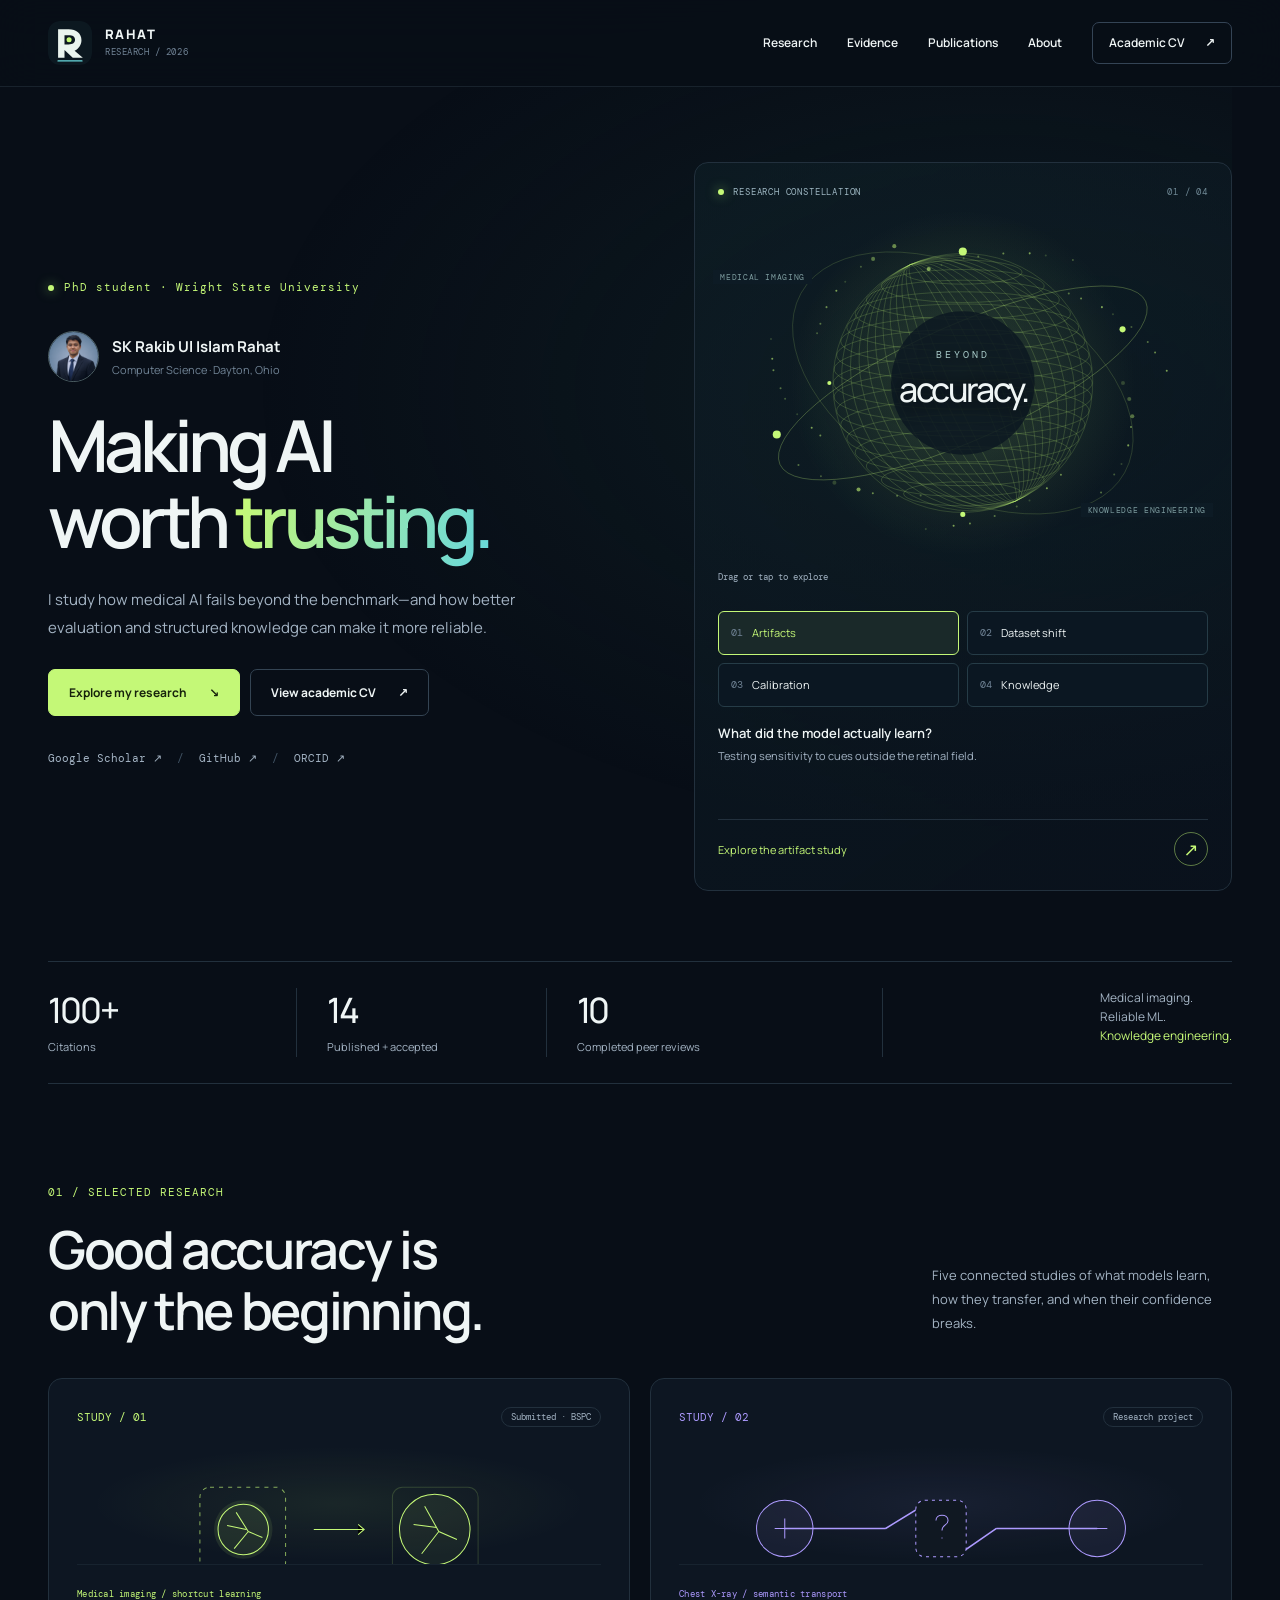
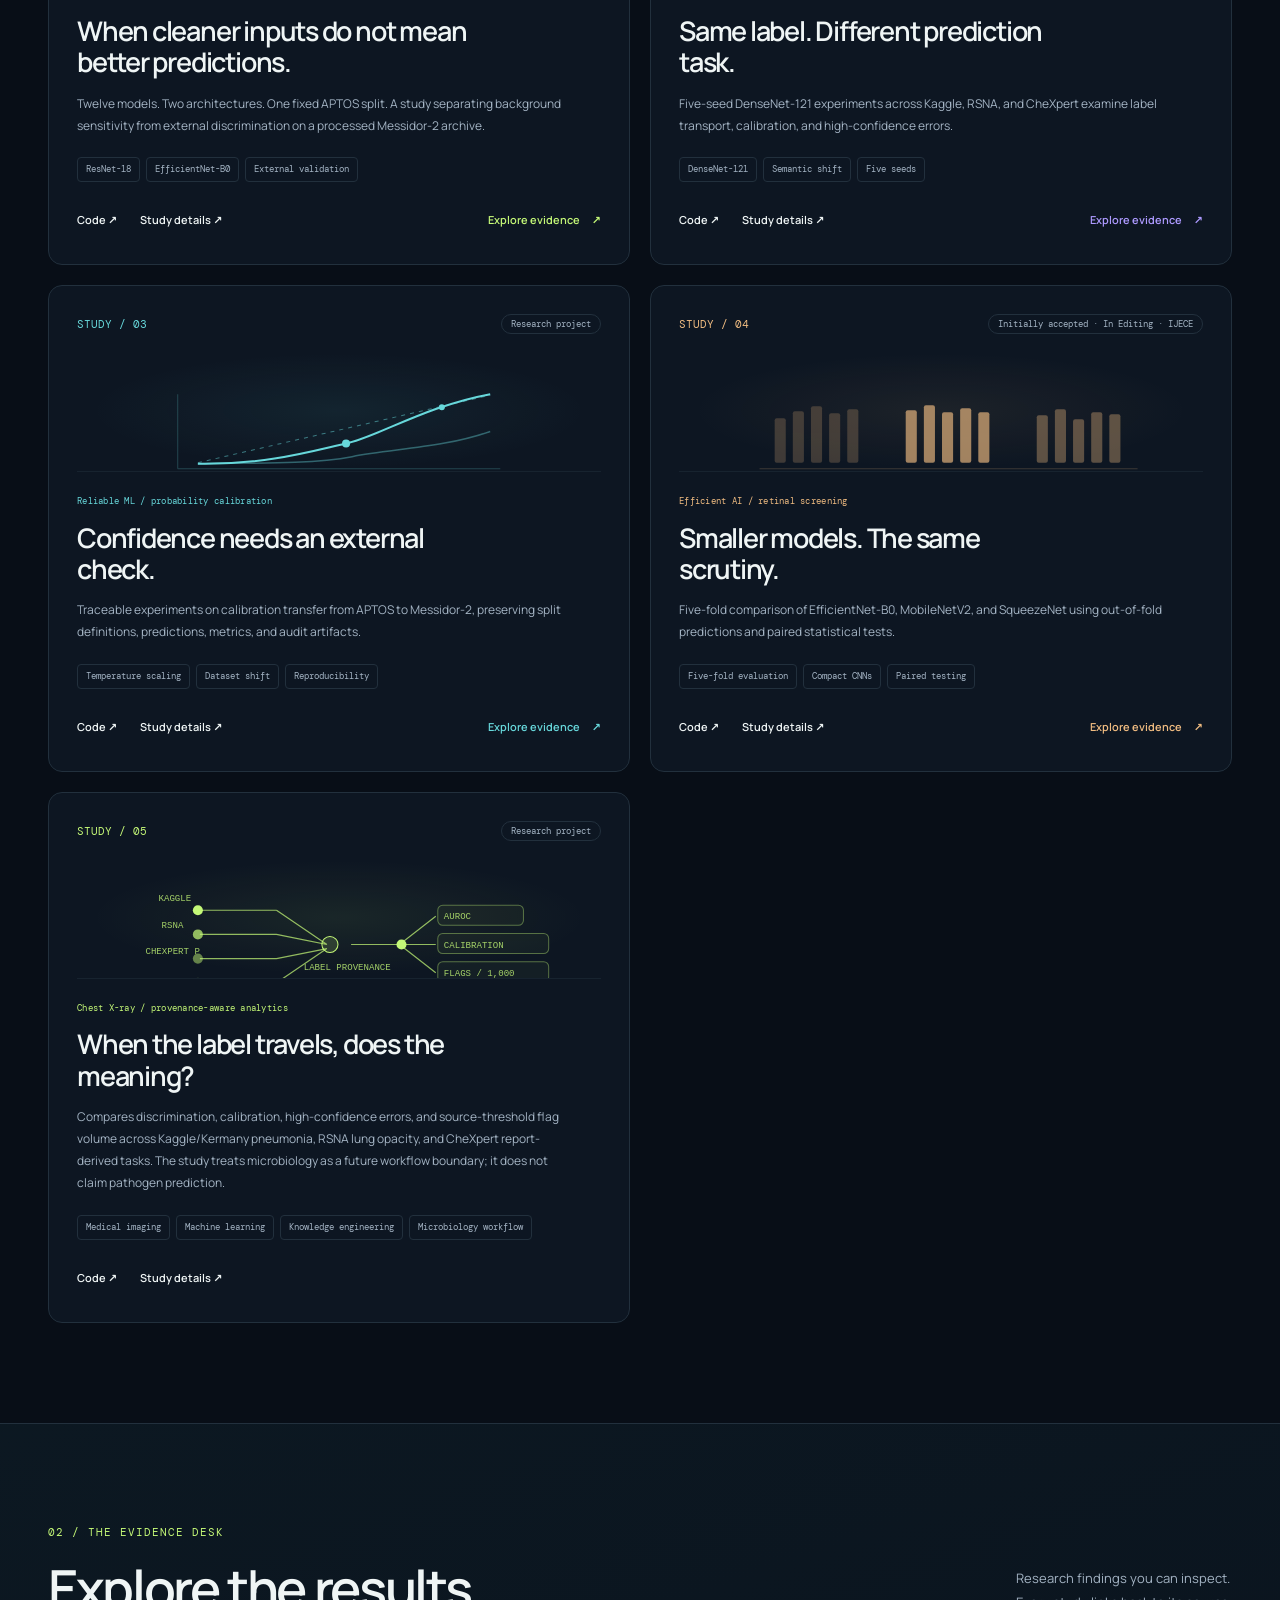
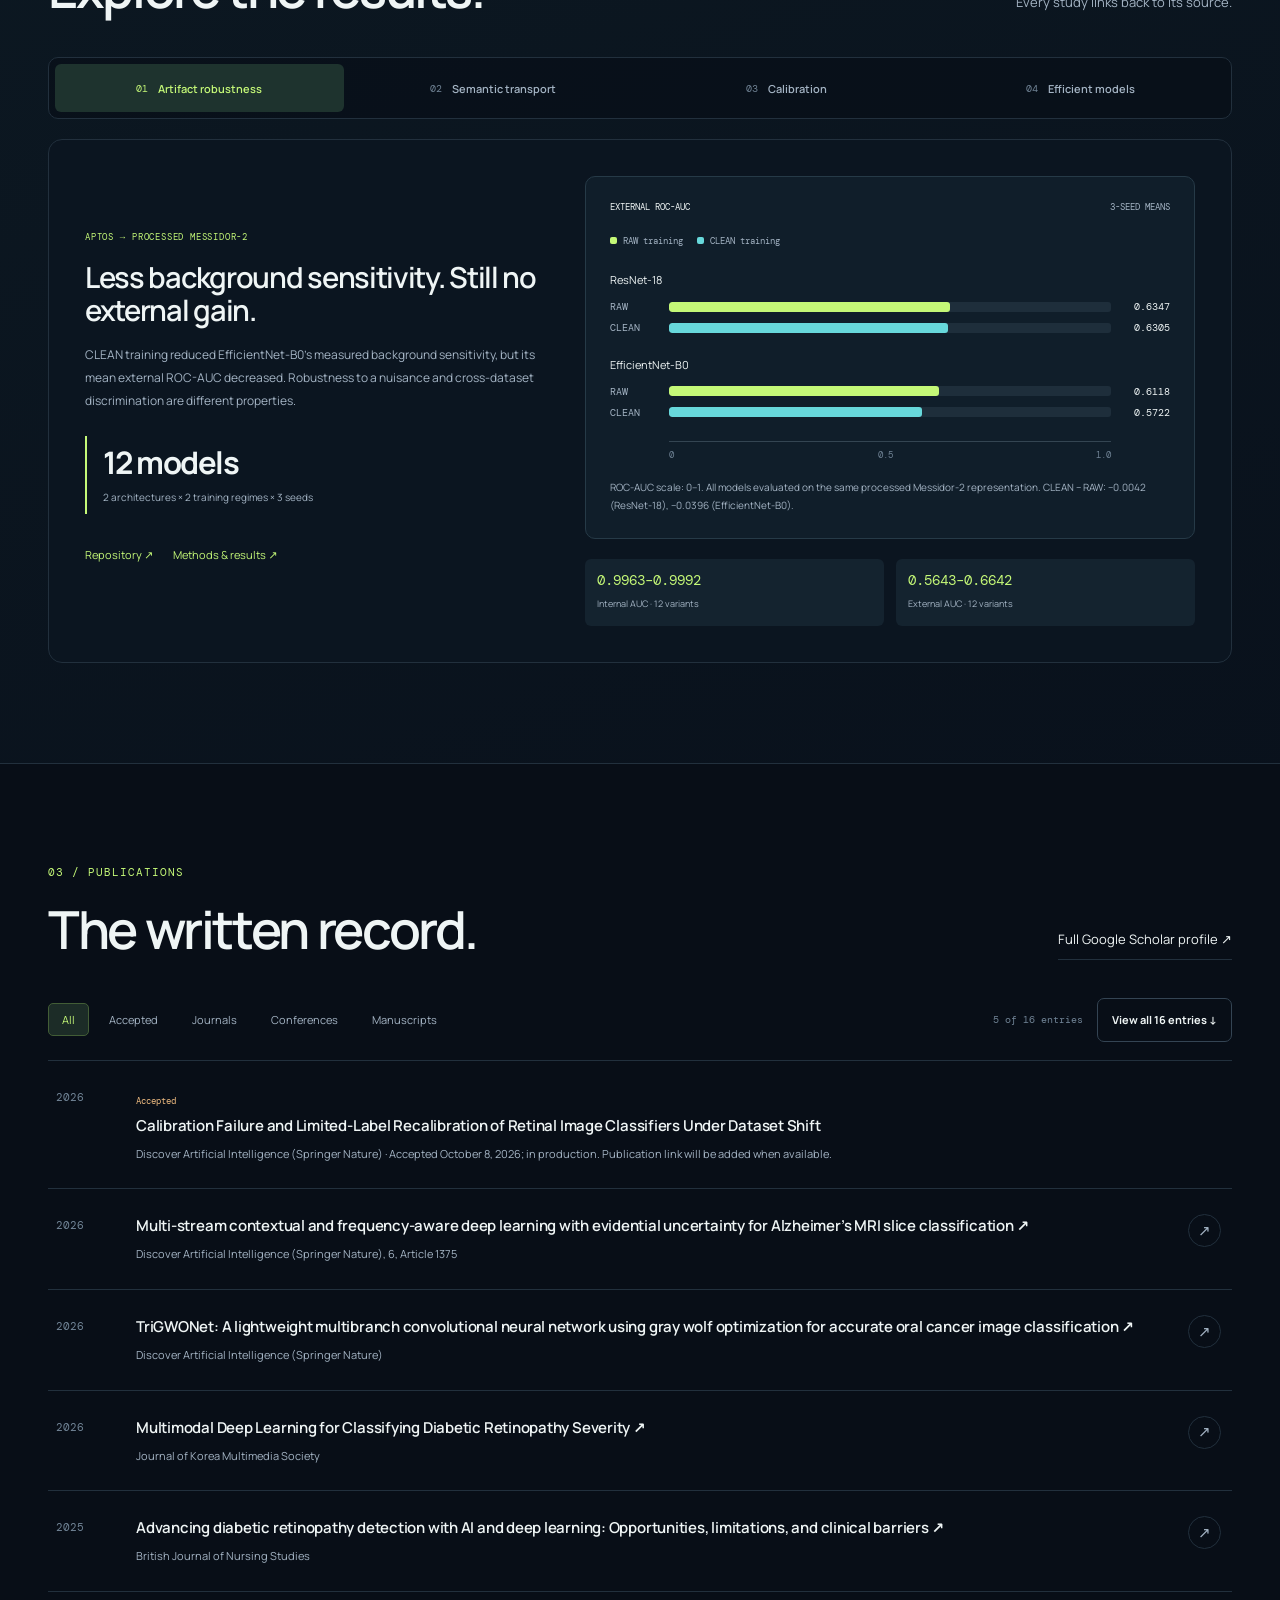
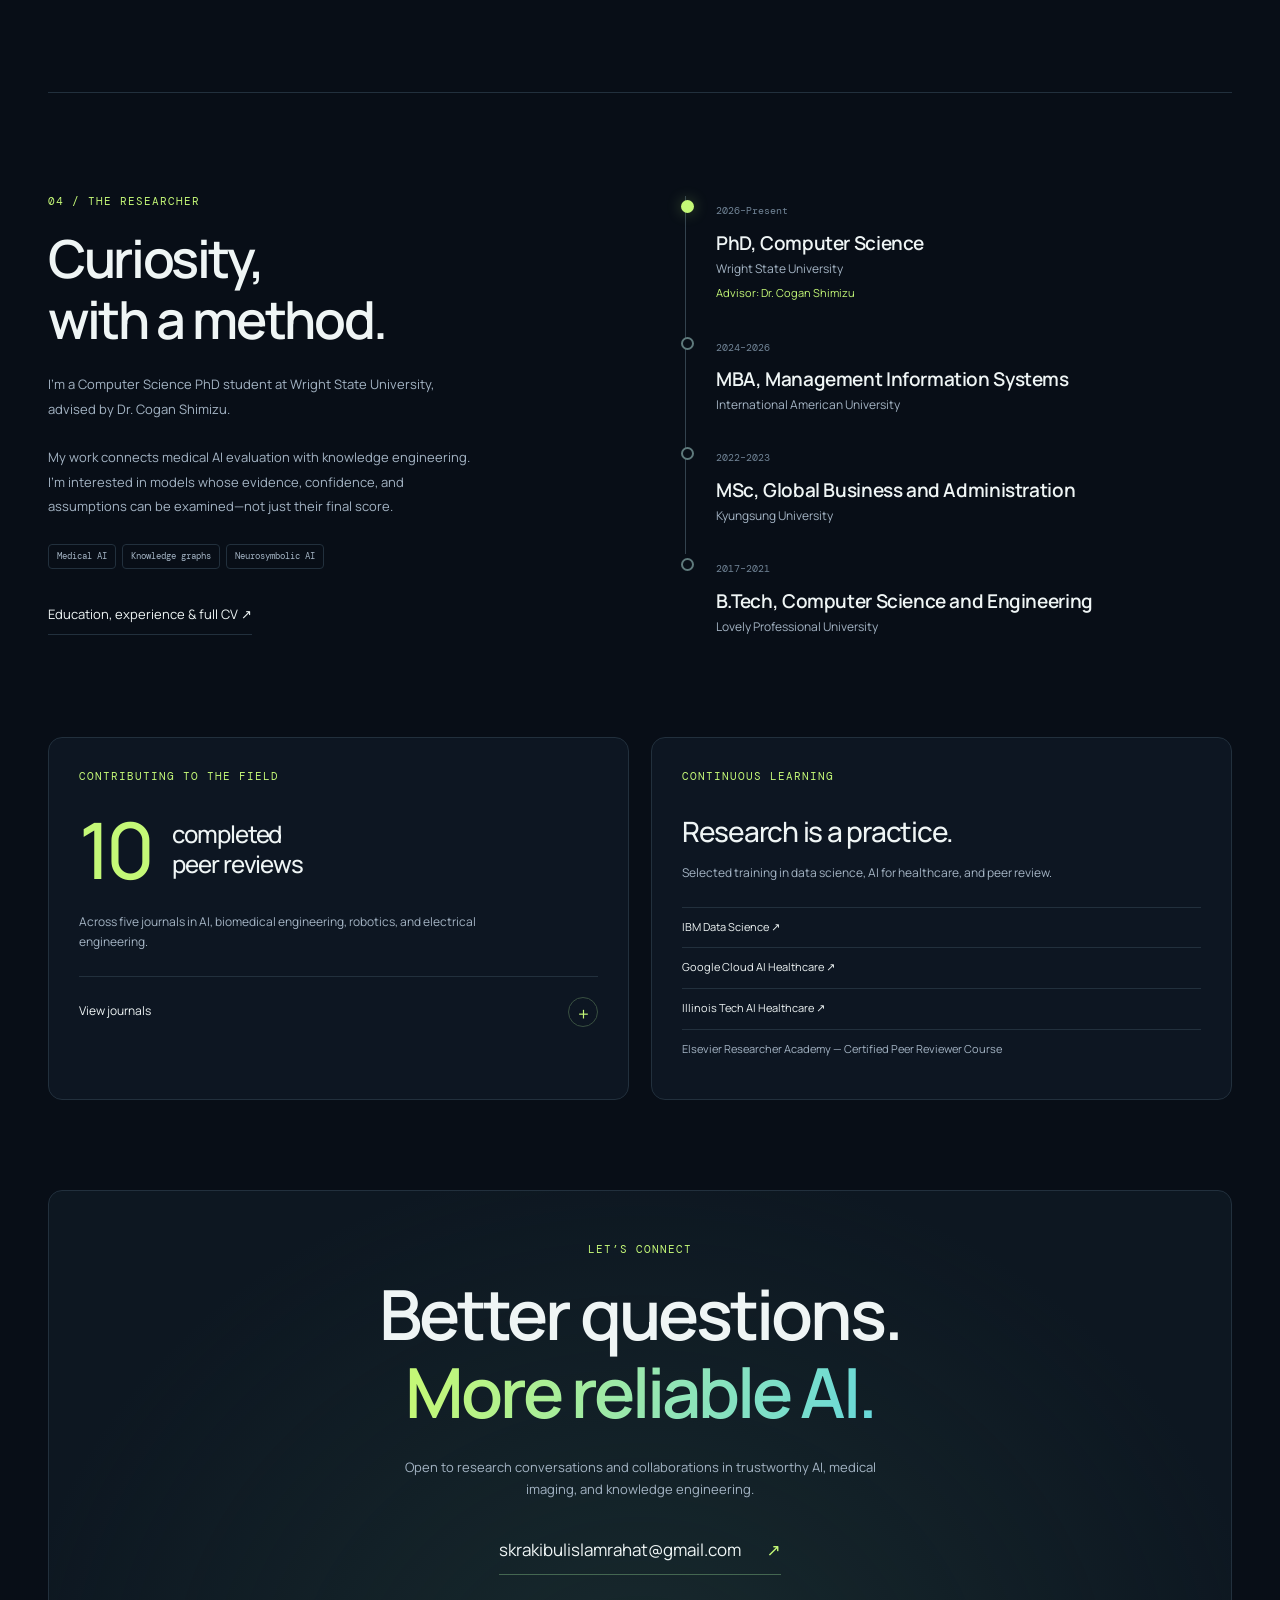
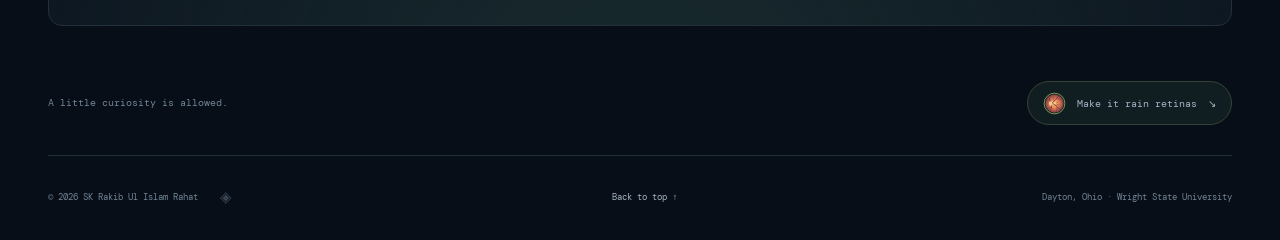
<file: index.html>
<!DOCTYPE html>
<html lang="en">
<head>
<meta charset="UTF-8"><meta name="viewport" content="width=device-width, initial-scale=1"><meta name="theme-color" content="#080e17">
<title>SK Rakib Ul Islam Rahat | Trustworthy AI Research</title>
<meta name="description" content="SK Rakib Ul Islam Rahat, Computer Science PhD student at Wright State University. Research in trustworthy medical AI, dataset shift, calibration, and knowledge engineering.">
<meta property="og:title" content="SK Rakib Ul Islam Rahat — Trustworthy AI Research"><meta property="og:description" content="Medical imaging. Reliable machine learning. Knowledge engineering. Explore the research, evidence, and publications."><meta property="og:type" content="website"><meta property="og:url" content="https://skrakibulislamrahat.github.io/">
<link rel="canonical" href="https://skrakibulislamrahat.github.io/"><link rel="icon" href="assets/rahat-icon.png?v=9" sizes="192x192" type="image/png"><link rel="icon" href="assets/rahat-mark.svg?v=9" type="image/svg+xml"><link rel="apple-touch-icon" href="assets/rahat-touch.png?v=9">
<link rel="preconnect" href="https://fonts.googleapis.com"><link rel="preconnect" href="https://fonts.gstatic.com" crossorigin><link href="https://fonts.googleapis.com/css2?family=DM+Mono:wght@400;500&family=Manrope:wght@400;500;600;700;800&display=swap" rel="stylesheet">
<link rel="stylesheet" href="css/portfolio.css?v=9"><link rel="stylesheet" href="desk/entry.css?v=1"><script src="data/site-data.js?v=20261015b" defer></script><script src="js/portfolio.js?v=9.5" defer></script>
</head>
<body>
<a class="skip-link" href="#main">Skip to content</a><div class="pointer-aura" aria-hidden="true"></div>
<header class="site-header"><nav class="shell nav" aria-label="Primary navigation"><a class="brand" href="#top" aria-label="Rahat — home"><img class="brand-mark" src="assets/rahat-mark.svg?v=9" alt="" width="44" height="44"><span>RAHAT<span class="brand-sub">RESEARCH / 2026</span></span></a><button class="menu-toggle" aria-expanded="false" aria-controls="navigation" type="button">Menu <span aria-hidden="true">+</span></button><div class="nav-links" id="navigation"><a href="#research">Research</a><a href="#evidence">Evidence</a><a href="#publications">Publications</a><a href="#about">About</a><a class="nav-cv" href="resume.html">Academic CV <span aria-hidden="true">↗</span></a></div></nav></header>
<main id="main">
<section class="hero shell" id="top" aria-labelledby="heroTitle"><div class="hero-copy"><div class="eyebrow"><span class="status-dot"></span> PhD student · Wright State University</div><div class="identity"><button type="button" class="portrait-button" data-hello aria-label="Say hello to Rahat"><img src="assets/headshot.png" alt="SK Rakib Ul Islam Rahat" width="58" height="58"></button><div><button type="button" class="name-button" data-hello>SK Rakib Ul Islam Rahat</button><span>Computer Science · Dayton, Ohio</span></div></div><h1 id="heroTitle">Making AI<br>worth <span class="gradient-text">trusting.</span></h1><p class="hero-description">I study how medical AI fails beyond the benchmark—and how better evaluation and structured knowledge can make it more reliable.</p><div class="hero-actions"><a class="button primary" href="#research">Explore my research <span aria-hidden="true">↘</span></a><a class="button secondary" href="resume.html">View academic CV <span aria-hidden="true">↗</span></a></div><div class="hero-social"><a href="https://scholar.google.com/citations?user=0X1eRi8AAAAJ" target="_blank" rel="noopener noreferrer">Google Scholar ↗</a><span aria-hidden="true">/</span><a href="https://github.com/skrakibulislamrahat" target="_blank" rel="noopener noreferrer">GitHub ↗</a><span aria-hidden="true">/</span><a href="https://orcid.org/0009-0005-0744-8398" target="_blank" rel="noopener noreferrer">ORCID ↗</a></div></div>
<aside class="constellation glow-card" aria-label="Explore my research themes"><div class="instrument-top"><span><span class="tiny-dot"></span> RESEARCH CONSTELLATION</span><span id="themeIndex">01 / 04</span></div><button type="button" class="orb-stage" id="orbControl" aria-label="Next research theme" aria-describedby="orbHint"><span class="orb-visual" aria-hidden="true"><svg id="researchOrb" viewBox="0 0 480 350" role="presentation"></svg><span class="orbit-label orbit-label-a">MEDICAL IMAGING</span><span class="orbit-label orbit-label-b">KNOWLEDGE ENGINEERING</span><span class="orb-center"><span>BEYOND</span><strong>accuracy.</strong></span></span></button><div class="orb-toolbar"><span id="orbHint"><span class="mouse-hint">Drag or tap to explore</span><span class="touch-hint">Swipe or tap to explore</span></span></div><div class="theme-switch" role="group" aria-label="Research themes"><button type="button" data-theme="0" aria-pressed="true"><span>01</span> Artifacts</button><button type="button" data-theme="1" aria-pressed="false"><span>02</span> Dataset shift</button><button type="button" data-theme="2" aria-pressed="false"><span>03</span> Calibration</button><button type="button" data-theme="3" aria-pressed="false"><span>04</span> Knowledge</button></div><div class="theme-caption" aria-live="polite"><p id="themeQuestion">What did the model actually learn?</p><span id="themeDescription">Testing sensitivity to cues outside the retinal field.</span></div><a id="themeExplore" class="theme-explore" href="#evidence"><span>Explore the artifact study</span><span aria-hidden="true">↗</span></a></aside></section>
<div class="shell"><div class="metrics-strip" id="metrics"><div><strong>100+</strong><span>Citations</span></div><div><strong>14</strong><span>Published + accepted</span></div><div><strong>10</strong><span>Completed peer reviews</span></div><p>Medical imaging.<br>Reliable ML.<br><span>Knowledge engineering.</span></p></div></div>
<section class="section shell" id="research" aria-labelledby="researchTitle"><div class="section-heading"><div><span class="eyebrow">01 / SELECTED RESEARCH</span><h2 id="researchTitle">Good accuracy is<br>only the beginning.</h2></div><p>Five connected studies of what models learn, how they transfer, and when their confidence breaks.</p></div><div class="projects-grid" id="projects"></div></section>
<section class="evidence-section" id="evidence" aria-labelledby="evidenceTitle"><div class="shell section"><div class="section-heading"><div><span class="eyebrow">02 / THE EVIDENCE DESK</span><h2 id="evidenceTitle">Explore the results.</h2></div><p>Research findings you can inspect.<br>Every study links back to its source.</p></div><div class="evidence-tabs" role="tablist" aria-label="Research evidence"><button id="tab-artifacts" type="button" role="tab" aria-selected="true" aria-controls="panel-artifacts" data-study="artifacts">01 <span>Artifact robustness</span></button><button id="tab-semantic" type="button" role="tab" aria-selected="false" tabindex="-1" aria-controls="panel-semantic" data-study="semantic">02 <span>Semantic transport</span></button><button id="tab-calibration" type="button" role="tab" aria-selected="false" tabindex="-1" aria-controls="panel-calibration" data-study="calibration">03 <span>Calibration</span></button><button id="tab-lightweight" type="button" role="tab" aria-selected="false" tabindex="-1" aria-controls="panel-lightweight" data-study="lightweight">04 <span>Efficient models</span></button></div><div id="evidencePanels"></div></div></section>
<section class="section shell" id="publications" aria-labelledby="publicationsTitle"><div class="section-heading"><div><span class="eyebrow">03 / PUBLICATIONS</span><h2 id="publicationsTitle">The written record.</h2></div><a class="text-link" href="https://scholar.google.com/citations?user=0X1eRi8AAAAJ" target="_blank" rel="noopener noreferrer">Full Google Scholar profile <span aria-hidden="true">↗</span></a></div><div class="publication-toolbar"><div class="publication-filters" role="group" aria-label="Filter publications" id="publicationFilters"></div><div class="publication-actions"><span class="publication-count" id="publicationCount" aria-live="polite"></span><button class="button secondary show-more" id="showPublications" type="button" aria-controls="publicationList" aria-expanded="false">View all publications ↓</button></div></div><div class="publication-list" id="publicationList"></div></section>
<section class="section shell about-section" id="about" aria-labelledby="aboutTitle"><div class="about-copy"><span class="eyebrow">04 / THE RESEARCHER</span><h2 id="aboutTitle">Curiosity,<br>with a method.</h2><p>I’m a Computer Science PhD student at Wright State University, advised by Dr. Cogan Shimizu.</p><p>My work connects medical AI evaluation with knowledge engineering. I’m interested in models whose evidence, confidence, and assumptions can be examined—not just their final score.</p><div class="topic-tags"><span>Medical AI</span><span>Knowledge graphs</span><span>Neurosymbolic AI</span></div><a class="text-link" href="resume.html">Education, experience & full CV ↗</a></div><div class="education-timeline" id="education"></div></section>
<section class="shell service-grid" aria-label="Academic service and training"><article class="service-card glow-card"><span class="eyebrow">CONTRIBUTING TO THE FIELD</span><div class="service-title"><strong id="reviewTotal">10</strong><h3>completed<br>peer reviews</h3></div><p>Across five journals in AI, biomedical engineering, robotics, and electrical engineering.</p><details class="journal-details"><summary aria-controls="journalContent">View journals <span aria-hidden="true">+</span></summary><div id="journalContent" class="journal-content"><div class="journal-content-inner"><ul id="reviewJournals"></ul><p class="fine-print">Includes completed review rounds · September 2026</p></div></div></details></article><article class="service-card glow-card"><span class="eyebrow">CONTINUOUS LEARNING</span><h3 class="training-title">Research is a practice.</h3><p>Selected training in data science, AI for healthcare, and peer review.</p><div id="certifications" class="certifications"></div></article></section>
<section class="contact-section shell" id="contact"><div class="contact-panel glow-card"><span class="eyebrow">LET’S CONNECT</span><h2>Better questions.<br><span class="gradient-text">More reliable AI.</span></h2><p>Open to research conversations and collaborations in trustworthy AI, medical imaging, and knowledge engineering.</p><a class="contact-email" href="mailto:skrakibulislamrahat@gmail.com">skrakibulislamrahat@gmail.com <span aria-hidden="true">↗</span></a></div></section>
<div class="shell lab-break"><span>A little curiosity is allowed.</span><div><button type="button" id="retinaRain" class="retina-button"><img src="assets/retina-doodle.svg" alt="" width="22" height="22">Make it rain retinas <span aria-hidden="true">↘</span></button></div></div></main><footer class="shell footer"><span>© 2026 SK Rakib Ul Islam Rahat<a class="private-desk-entry" href="desk/" aria-label="Private workspace" title="Private workspace">◈</a></span><a href="#top">Back to top ↑</a><span>Dayton, Ohio · Wright State University</span></footer>
<dialog id="figureDialog" aria-labelledby="figureTitle"><div class="dialog-top"><h2 id="figureTitle">Research figure</h2><button type="button" id="closeFigure" aria-label="Close figure">×</button></div><img id="dialogImage" alt=""><p id="dialogCaption"></p></dialog>
<div class="playful-toast" id="playfulToast" role="status" aria-live="polite" aria-atomic="true"></div><div class="retina-shower" id="retinaShower" aria-hidden="true"></div><canvas class="touch-light" id="touchLight" aria-hidden="true"></canvas>
<noscript><p class="shell">JavaScript is needed for interactive research panels. You can still <a href="assets/Rahat_Academic_CV.pdf">download the academic CV</a> or visit <a href="https://scholar.google.com/citations?user=0X1eRi8AAAAJ">Google Scholar</a>.</p></noscript>
</body></html>
</file>
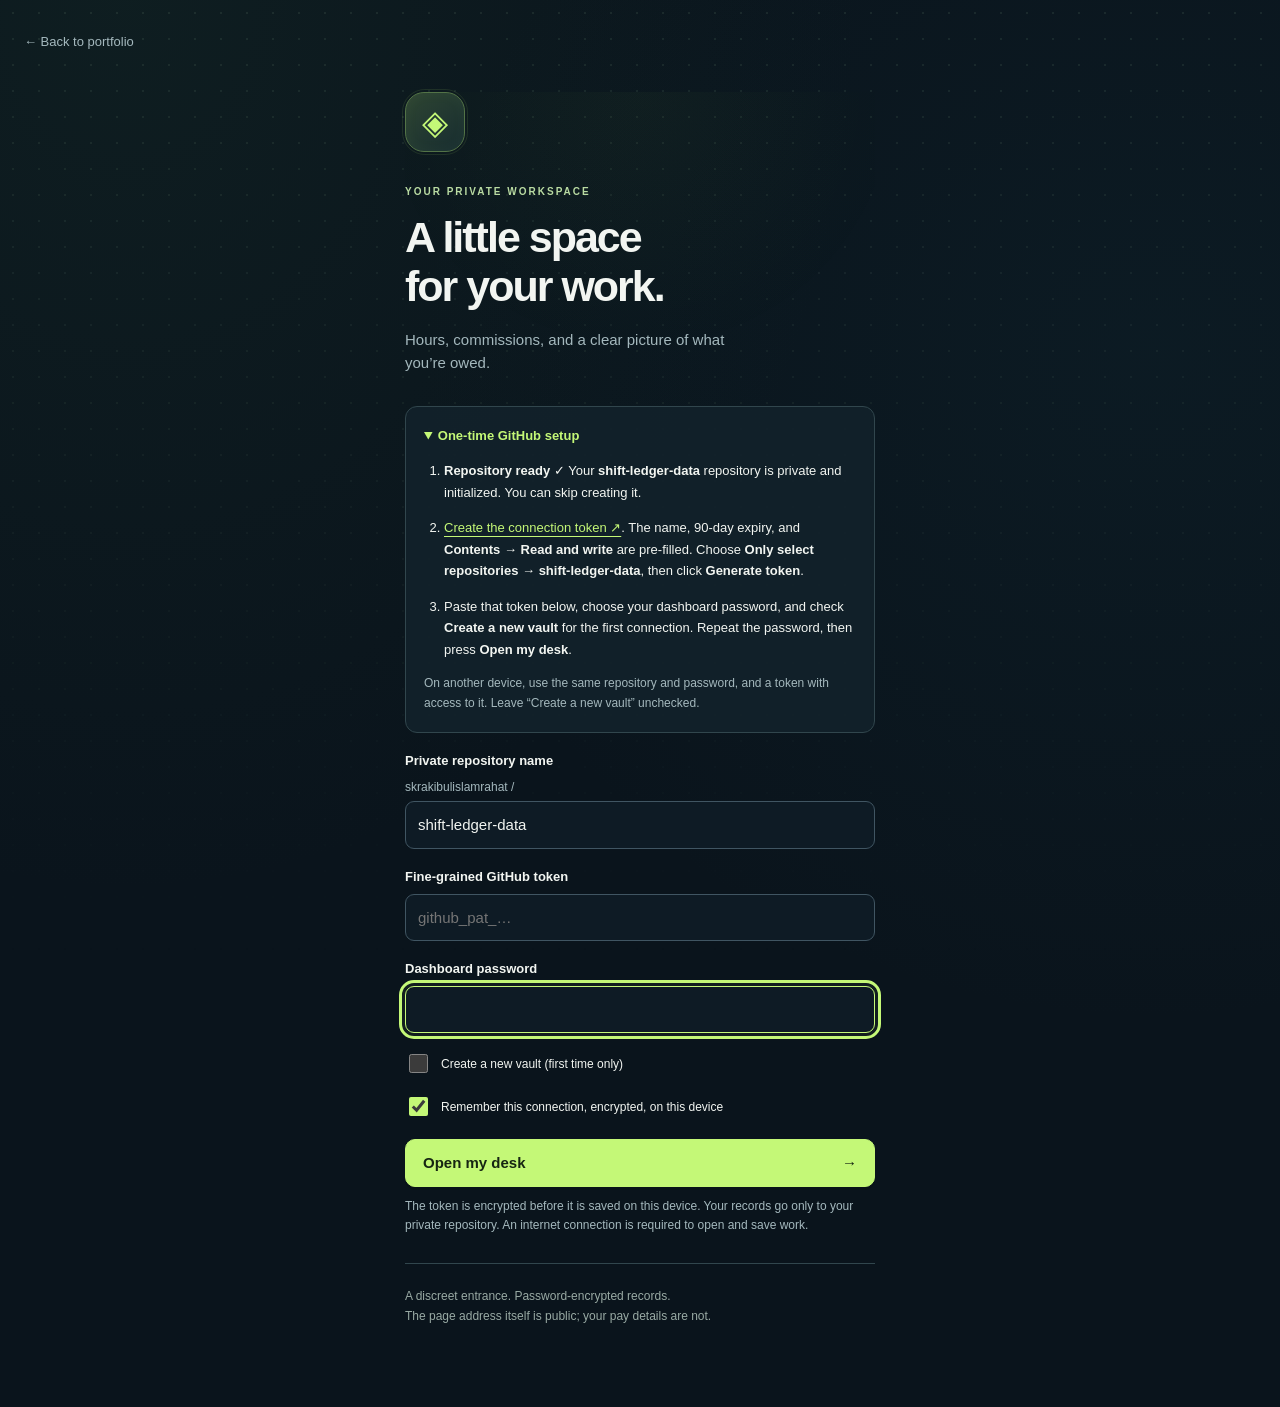
<file: desk/index.html>
<!doctype html>
<html lang="en">
<head>
  <meta charset="utf-8">
  <meta name="viewport" content="width=device-width, initial-scale=1">
  <meta name="robots" content="noindex,nofollow,noarchive">
  <meta name="referrer" content="no-referrer">
  <meta name="theme-color" content="#0d1620">
  <meta http-equiv="Content-Security-Policy" content="default-src 'none'; script-src 'self'; style-src 'self'; connect-src 'self' https://api.github.com; frame-src https://script.google.com https://*.googleusercontent.com; img-src 'self' data:; font-src 'self'; base-uri 'none'; form-action https://script.google.com; object-src 'none';">
  <title>Private desk</title>
  <link rel="icon" href="../favicon.ico">
  <link rel="stylesheet" href="./style.css?v=3">
  <link rel="stylesheet" href="./delight.css?v=3">
  <link rel="stylesheet" href="./workbench.css?v=5.1">
  <link rel="stylesheet" href="./sticky.css?v=7">
  <link rel="stylesheet" href="./payments.css?v=8">
  <script type="module" src="./app.mjs?v=13"></script>
  <script type="module" src="./effects.mjs?v=7"></script>
  <script type="module" src="./ambience.mjs?v=5.1"></script>
  <script type="module" src="./sticky.mjs?v=7"></script>
</head>
<body>
  <div id="cursor-glow" aria-hidden="true"></div>
  <div id="gate" class="gate">
    <div class="gate-toolbar"><a href="../" class="back-link">← Back to portfolio</a></div>
    <main class="gate-card">
      <button class="brand-mark secret-key" type="button" data-secret-key aria-label="Private desk logo. Tap three times for a secret." title="Curiosity has its rewards. Try three taps.">◈</button>
      <p class="eyebrow">YOUR PRIVATE WORKSPACE</p>
      <h1>A little space<br>for your work.</h1>
      <p class="muted">Hours, commissions, and a clear picture of what you’re owed.</p>
      <form id="unlock-form">
        <label for="unlock-password">Your password</label>
        <input id="unlock-password" name="password" type="password" autocomplete="current-password" required>
        <button class="primary full" type="submit">Unlock my desk <span aria-hidden="true">→</span></button>
        <button class="text-button full" type="button" data-action="connection">Change connection / use another token</button>
      </form>
      <form id="connect-form" hidden>
        <details class="setup-guide" open>
          <summary>One-time GitHub setup</summary>
          <ol>
            <li><strong>Repository ready ✓</strong> Your <strong>shift-ledger-data</strong> repository is private and initialized. You can skip creating it.</li>
            <li><a href="https://github.com/settings/personal-access-tokens/new?name=Private+Desk&amp;description=Sync+encrypted+work+records&amp;target_name=skrakibulislamrahat&amp;expires_in=90&amp;contents=write" target="_blank" rel="noopener noreferrer">Create the connection token ↗</a>. The name, 90-day expiry, and <strong>Contents → Read and write</strong> are pre-filled. Choose <strong>Only select repositories → shift-ledger-data</strong>, then click <strong>Generate token</strong>.</li>
            <li>Paste that token below, choose your dashboard password, and check <strong>Create a new vault</strong> for the first connection. Repeat the password, then press <strong>Open my desk</strong>.</li>
          </ol>
          <p>On another device, use the same repository and password, and a token with access to it. Leave “Create a new vault” unchecked.</p>
        </details>
        <label for="repo">Private repository name</label>
        <div class="input-prefix">skrakibulislamrahat /</div>
        <input id="repo" name="repo" value="shift-ledger-data" required pattern="[A-Za-z0-9_.-]{1,100}" autocomplete="off">
        <label for="token">Fine-grained GitHub token</label>
        <input id="token" name="token" type="password" required autocomplete="off" spellcheck="false" placeholder="github_pat_…">
        <label for="password">Dashboard password</label>
        <input id="password" name="password" type="password" required autocomplete="current-password">
        <label class="check"><input type="checkbox" name="create" id="create-vault"> Create a new vault (first time only)</label>
        <div id="confirm-wrap" hidden>
          <label for="confirm-password">Repeat password · at least 12 characters</label>
          <input id="confirm-password" type="password" name="confirm" autocomplete="new-password">
          <p class="hint">Save this password in your password manager. There is no password reset for encrypted records.</p>
        </div>
        <label class="check"><input type="checkbox" name="remember" checked> Remember this connection, encrypted, on this device</label>
        <button class="primary full" type="submit">Open my desk <span aria-hidden="true">→</span></button>
        <p class="hint">The token is encrypted before it is saved on this device. Your records go only to your private repository. An internet connection is required to open and save work.</p>
      </form>
      <p class="gate-note">A discreet entrance. Password-encrypted records.<br>The page address itself is public; your pay details are not.</p>
    </main>
  </div>
  <div id="workspace" hidden>
    <header class="app-header">
      <div class="header-identity"><button class="secret-key" type="button" data-secret-key aria-label="Private desk logo. Tap three times for a secret." title="Curiosity has its rewards. Try three taps.">◈</button><div><span class="wordmark">Private desk<span class="brand-period">.</span></span><span class="wordmark-caption">YOUR PERSONAL WORKBENCH</span></div></div>
      <a class="portfolio-link" href="../">← Back to portfolio</a>
      <div class="header-actions"><span id="sync-status" role="status">Connected</span><button data-action="sheet-sync" class="sheet-sync-button">Sync to sheet ↗</button><button data-action="refresh" class="quiet">Refresh</button><button data-action="lock" class="quiet">Lock ↗</button></div>
    </header>
    <div class="app-shell">
      <div class="workspace-nav">
        <nav aria-label="Dashboard">
          <button data-view="today"><span aria-hidden="true">◷</span> Workbench</button>
          <button data-view="unpaid"><span aria-hidden="true">↗</span> Unpaid <span id="unpaid-count" class="badge">0</span></button>
          <button data-view="history"><span aria-hidden="true">▤</span> Payments</button>
          <button data-view="settings"><span aria-hidden="true">⚙</span> Settings</button>
        </nav>
        <button class="rain-button" type="button" data-device-rain><span aria-hidden="true">✧</span> Make it rain tech <span aria-hidden="true">↘</span></button>
      </div>
      <main id="main" tabindex="-1"></main>
      <footer class="desk-footer"><span><span class="status-dot" aria-hidden="true"></span> Your work. Safely kept.<small id="connection-label"></small></span></footer>
    </div>
    <div id="company-note-layer"></div>
  </div>
  <div id="notice" class="notice" role="alert" hidden><span id="notice-text"></span><button data-action="dismiss" aria-label="Dismiss message">×</button></div>
  <dialog id="modal"><div class="modal-top"><p class="eyebrow" id="modal-kicker">PRIVATE DESK</p><button data-action="close-modal" aria-label="Close dialog">×</button></div><div id="modal-content"></div></dialog>
  <dialog id="play-dialog" aria-labelledby="play-title" aria-describedby="play-description">
    <div class="modal-top"><p class="eyebrow">◈ SECRET UNLOCKED / THE POCKET LAB</p><button type="button" data-play-close aria-label="Close mini-game">×</button></div>
    <h2 id="play-title">A little bench break.</h2>
    <p id="play-description" class="muted">Tap the glowing, cracked phone to repair it. How many can you rescue?</p>
    <div class="game-toolbar"><div class="game-stats"><div><span>REPAIRED</span><strong id="game-score">0</strong></div><div><span id="game-time-label">SECONDS</span><strong id="game-time">20</strong></div></div><button type="button" id="game-mode" class="quiet" aria-pressed="false">Untimed mode</button></div>
    <div id="phone-grid" class="phone-grid" role="group" aria-label="Repair bench"></div>
    <p id="game-message" class="game-message" role="status">Your tiny repair universe is ready.</p>
    <div class="game-footer"><button type="button" id="game-start" class="primary">Start repairing →</button><span class="hint">Just for fun. Your work records stay untouched.</span></div>
  </dialog>
  <div id="secret-hint" class="secret-hint" role="status" hidden></div>
  <canvas id="desk-sparks" aria-hidden="true"></canvas>
  <canvas id="device-weather" aria-hidden="true"></canvas>
  <div id="print-report"></div>
  <input id="backup-file" type="file" accept=".json,application/json" hidden>
  <noscript>This private desk needs JavaScript to encrypt and open your records.</noscript>
</body>
</html>
</file>
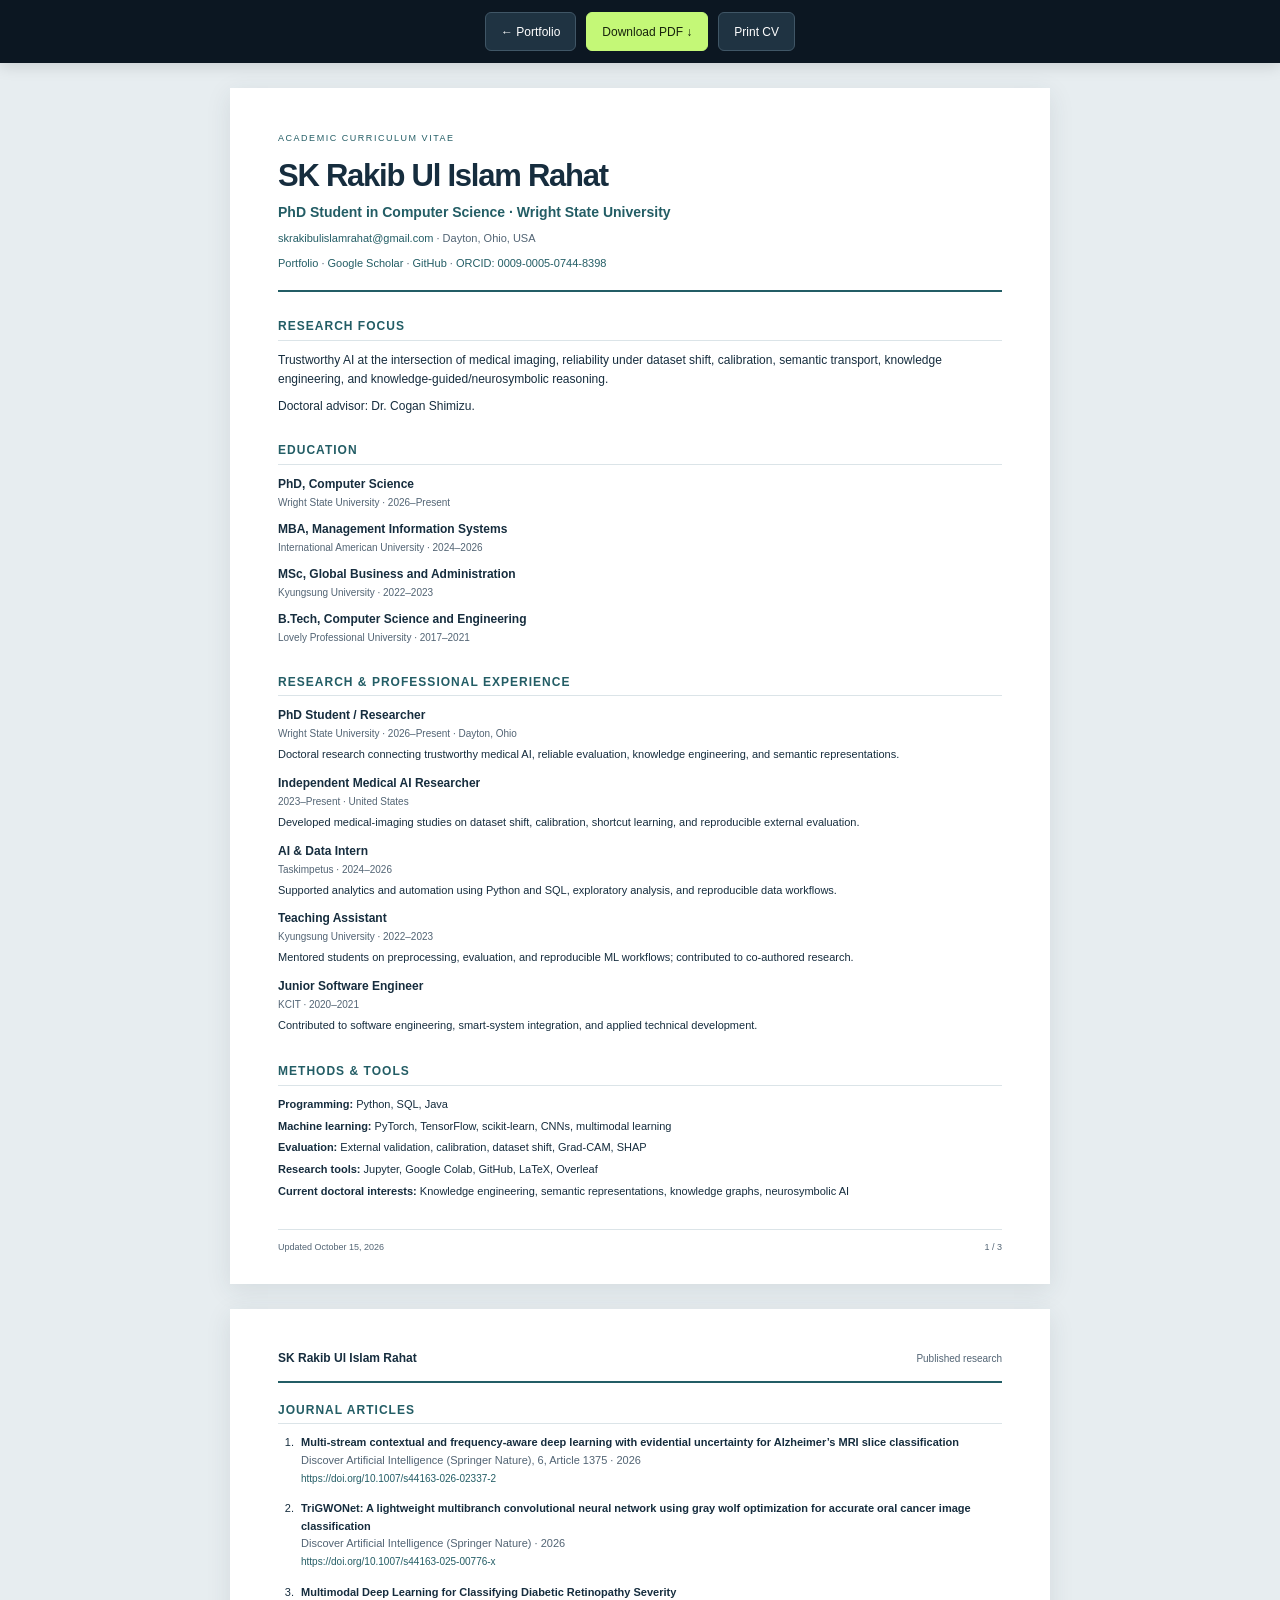
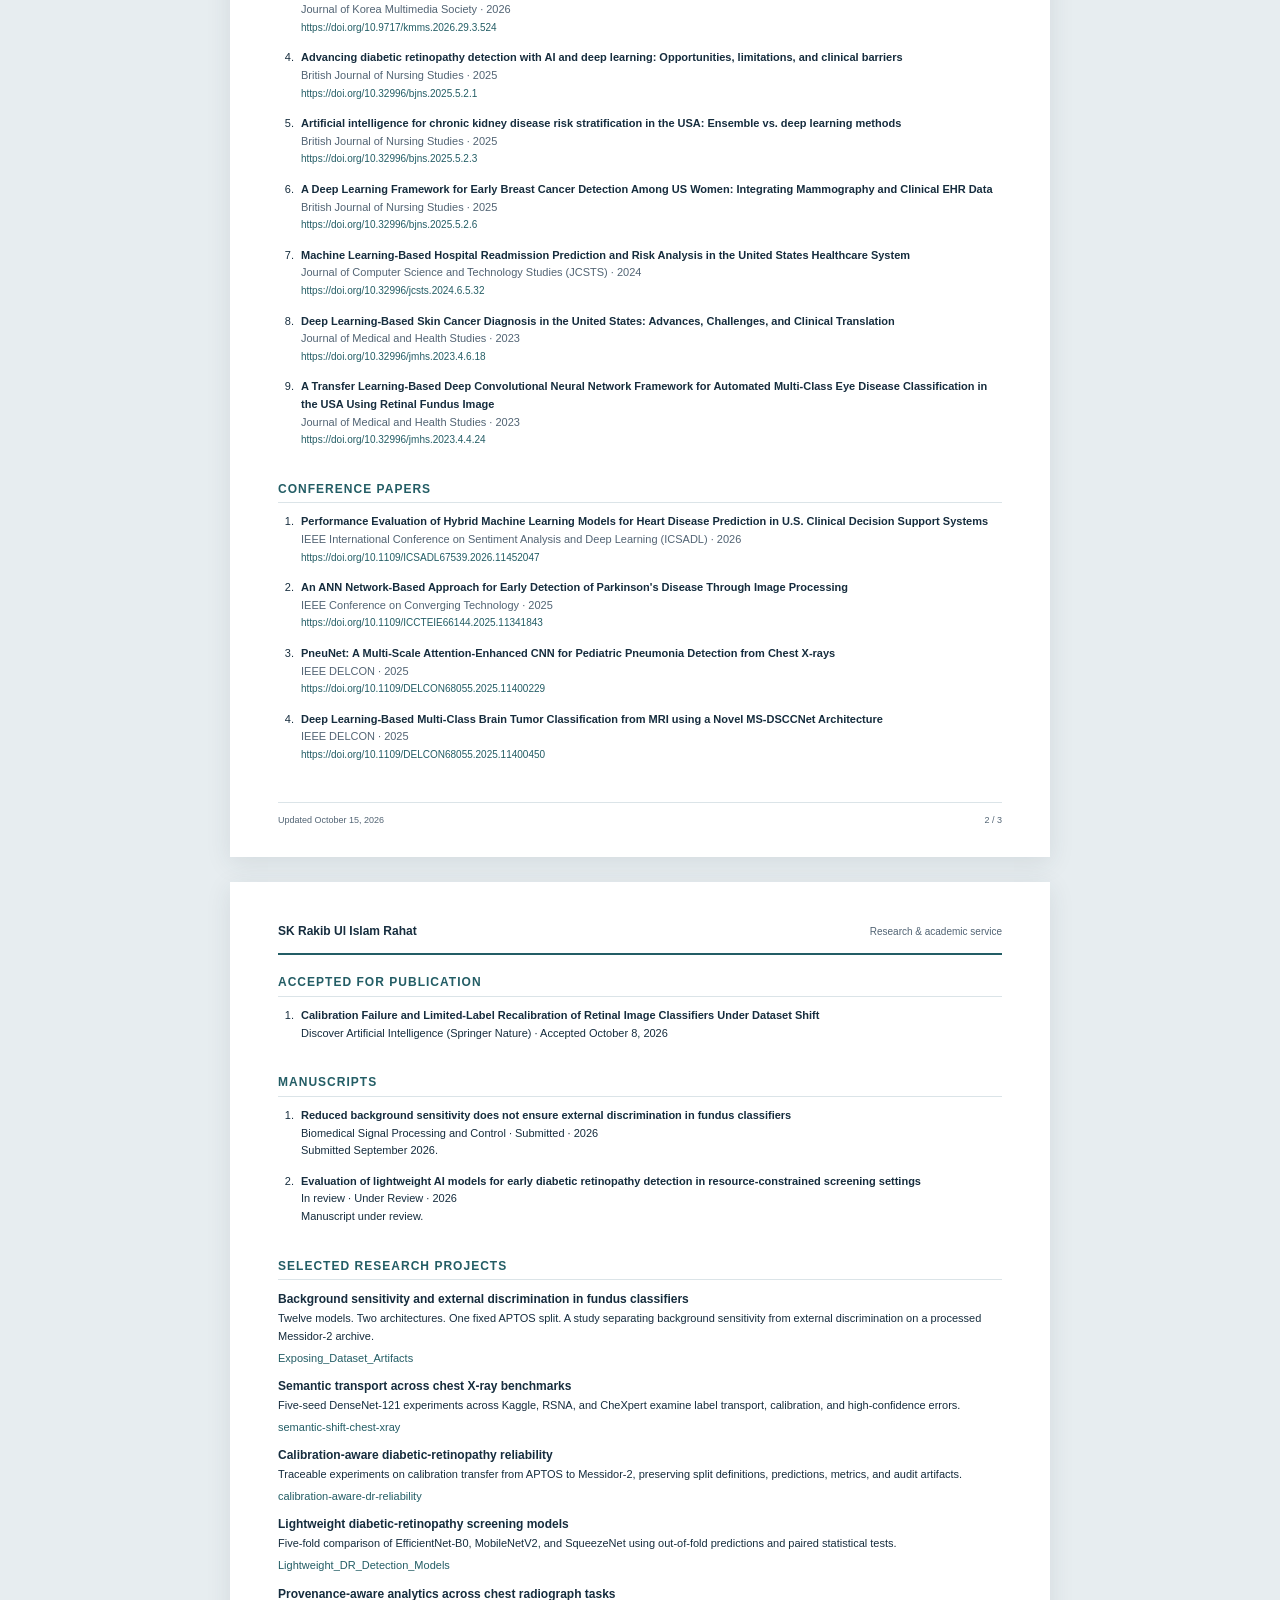
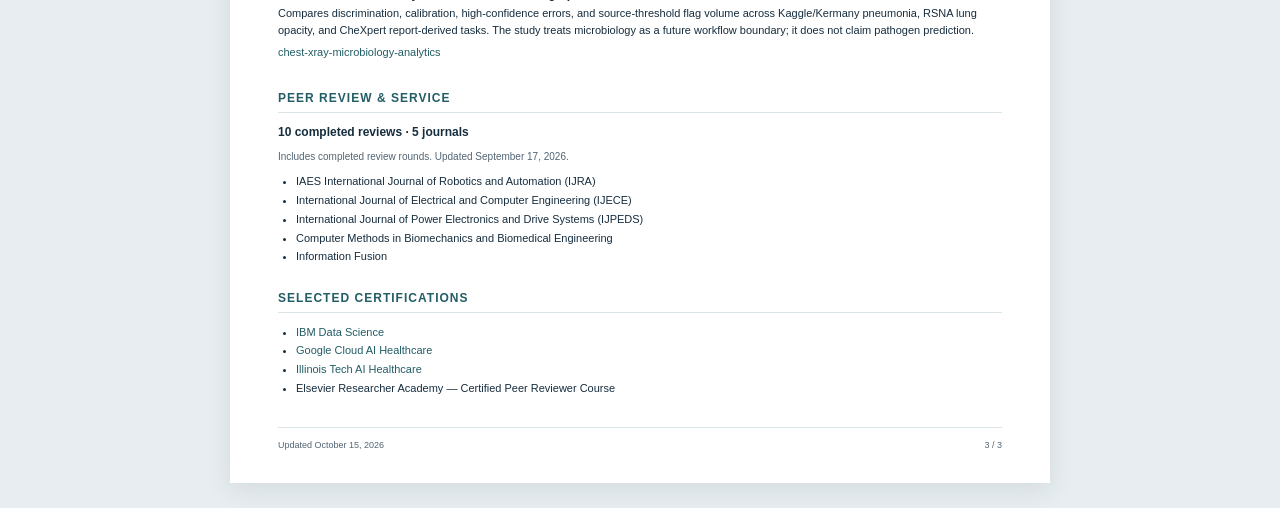
<file: resume.html>
<!DOCTYPE html>
<html lang="en"><head><meta charset="UTF-8"><meta name="viewport" content="width=device-width, initial-scale=1"><meta name="description" content="Academic CV of SK Rakib Ul Islam Rahat, Computer Science PhD student at Wright State University."><title>Academic CV | SK Rakib Ul Islam Rahat</title><link rel="icon" href="assets/rahat-icon.png?v=9" sizes="192x192" type="image/png"><link rel="icon" href="assets/rahat-mark.svg?v=9" type="image/svg+xml"><link rel="apple-touch-icon" href="assets/rahat-touch.png?v=9"><link rel="stylesheet" href="css/resume.css?v=7"></head><body><nav class="cv-toolbar" aria-label="CV actions"><a href="index.html">← Portfolio</a><a class="download" href="assets/Rahat_Academic_CV.pdf" download>Download PDF ↓</a><button type="button" onclick="window.print()">Print CV</button></nav><main><div class="cv-page"><header class="cv-header"><span class="cv-eyebrow">ACADEMIC CURRICULUM VITAE</span><h1>SK Rakib Ul Islam Rahat</h1><p class="cv-role">PhD Student in Computer Science · Wright State University</p><p class="cv-contact"><a href="mailto:skrakibulislamrahat@gmail.com">skrakibulislamrahat@gmail.com</a> · Dayton, Ohio, USA</p><div class="cv-links"><a href="https://skrakibulislamrahat.github.io/">Portfolio</a> · <a href="https://scholar.google.com/citations?user=0X1eRi8AAAAJ">Google Scholar</a> · <a href="https://github.com/skrakibulislamrahat">GitHub</a> · <a href="https://orcid.org/0009-0005-0744-8398">ORCID: 0009-0005-0744-8398</a></div></header><section><h2>Research focus</h2><p>Trustworthy AI at the intersection of medical imaging, reliability under dataset shift, calibration, semantic transport, knowledge engineering, and knowledge-guided/neurosymbolic reasoning.</p><p>Doctoral advisor: Dr. Cogan Shimizu.</p></section><section><h2>Education</h2><article class="cv-entry compact"><h3>PhD, Computer Science</h3><p class="meta">Wright State University · 2026–Present</p></article><article class="cv-entry compact"><h3>MBA, Management Information Systems</h3><p class="meta">International American University · 2024–2026</p></article><article class="cv-entry compact"><h3>MSc, Global Business and Administration</h3><p class="meta">Kyungsung University · 2022–2023</p></article><article class="cv-entry compact"><h3>B.Tech, Computer Science and Engineering</h3><p class="meta">Lovely Professional University · 2017–2021</p></article></section><section><h2>Research & professional experience</h2><article class="cv-entry"><h3>PhD Student / Researcher</h3><p class="meta">Wright State University · 2026–Present · Dayton, Ohio</p><p>Doctoral research connecting trustworthy medical AI, reliable evaluation, knowledge engineering, and semantic representations.</p></article><article class="cv-entry"><h3>Independent Medical AI Researcher</h3><p class="meta">2023–Present · United States</p><p>Developed medical-imaging studies on dataset shift, calibration, shortcut learning, and reproducible external evaluation.</p></article><article class="cv-entry"><h3>AI &amp; Data Intern</h3><p class="meta">Taskimpetus · 2024–2026</p><p>Supported analytics and automation using Python and SQL, exploratory analysis, and reproducible data workflows.</p></article><article class="cv-entry"><h3>Teaching Assistant</h3><p class="meta">Kyungsung University · 2022–2023</p><p>Mentored students on preprocessing, evaluation, and reproducible ML workflows; contributed to co-authored research.</p></article><article class="cv-entry"><h3>Junior Software Engineer</h3><p class="meta">KCIT · 2020–2021</p><p>Contributed to software engineering, smart-system integration, and applied technical development.</p></article></section><section><h2>Methods & tools</h2><p class="skill"><strong>Programming:</strong> Python, SQL, Java</p><p class="skill"><strong>Machine learning:</strong> PyTorch, TensorFlow, scikit-learn, CNNs, multimodal learning</p><p class="skill"><strong>Evaluation:</strong> External validation, calibration, dataset shift, Grad-CAM, SHAP</p><p class="skill"><strong>Research tools:</strong> Jupyter, Google Colab, GitHub, LaTeX, Overleaf</p><p class="skill"><strong>Current doctoral interests:</strong> Knowledge engineering, semantic representations, knowledge graphs, neurosymbolic AI</p></section><footer class="cv-footer"><span>Updated October 15, 2026</span><span>1 / 3</span></footer></div><div class="cv-page"><div class="cv-running">SK Rakib Ul Islam Rahat <span>Published research</span></div><section><h2>Journal Articles</h2><ol class="cv-publications"><li><strong>Multi-stream contextual and frequency-aware deep learning with evidential uncertainty for Alzheimer’s MRI slice classification</strong><br><span>Discover Artificial Intelligence (Springer Nature), 6, Article 1375 · 2026</span><br><a href="https://doi.org/10.1007/s44163-026-02337-2">https://doi.org/10.1007/s44163-026-02337-2</a></li><li><strong>TriGWONet: A lightweight multibranch convolutional neural network using gray wolf optimization for accurate oral cancer image classification</strong><br><span>Discover Artificial Intelligence (Springer Nature) · 2026</span><br><a href="https://doi.org/10.1007/s44163-025-00776-x">https://doi.org/10.1007/s44163-025-00776-x</a></li><li><strong>Multimodal Deep Learning for Classifying Diabetic Retinopathy Severity</strong><br><span>Journal of Korea Multimedia Society · 2026</span><br><a href="https://doi.org/10.9717/kmms.2026.29.3.524">https://doi.org/10.9717/kmms.2026.29.3.524</a></li><li><strong>Advancing diabetic retinopathy detection with AI and deep learning: Opportunities, limitations, and clinical barriers</strong><br><span>British Journal of Nursing Studies · 2025</span><br><a href="https://doi.org/10.32996/bjns.2025.5.2.1">https://doi.org/10.32996/bjns.2025.5.2.1</a></li><li><strong>Artificial intelligence for chronic kidney disease risk stratification in the USA: Ensemble vs. deep learning methods</strong><br><span>British Journal of Nursing Studies · 2025</span><br><a href="https://doi.org/10.32996/bjns.2025.5.2.3">https://doi.org/10.32996/bjns.2025.5.2.3</a></li><li><strong>A Deep Learning Framework for Early Breast Cancer Detection Among US Women: Integrating Mammography and Clinical EHR Data</strong><br><span>British Journal of Nursing Studies · 2025</span><br><a href="https://doi.org/10.32996/bjns.2025.5.2.6">https://doi.org/10.32996/bjns.2025.5.2.6</a></li><li><strong>Machine Learning-Based Hospital Readmission Prediction and Risk Analysis in the United States Healthcare System</strong><br><span>Journal of Computer Science and Technology Studies (JCSTS) · 2024</span><br><a href="https://doi.org/10.32996/jcsts.2024.6.5.32">https://doi.org/10.32996/jcsts.2024.6.5.32</a></li><li><strong>Deep Learning-Based Skin Cancer Diagnosis in the United States: Advances, Challenges, and Clinical Translation</strong><br><span>Journal of Medical and Health Studies · 2023</span><br><a href="https://doi.org/10.32996/jmhs.2023.4.6.18">https://doi.org/10.32996/jmhs.2023.4.6.18</a></li><li><strong>A Transfer Learning-Based Deep Convolutional Neural Network Framework for Automated Multi-Class Eye Disease Classification in the USA Using Retinal Fundus Image</strong><br><span>Journal of Medical and Health Studies · 2023</span><br><a href="https://doi.org/10.32996/jmhs.2023.4.4.24">https://doi.org/10.32996/jmhs.2023.4.4.24</a></li></ol></section><section><h2>Conference Papers</h2><ol class="cv-publications"><li><strong>Performance Evaluation of Hybrid Machine Learning Models for Heart Disease Prediction in U.S. Clinical Decision Support Systems</strong><br><span>IEEE International Conference on Sentiment Analysis and Deep Learning (ICSADL) · 2026</span><br><a href="https://doi.org/10.1109/ICSADL67539.2026.11452047">https://doi.org/10.1109/ICSADL67539.2026.11452047</a></li><li><strong>An ANN Network-Based Approach for Early Detection of Parkinson&#x27;s Disease Through Image Processing</strong><br><span>IEEE Conference on Converging Technology · 2025</span><br><a href="https://doi.org/10.1109/ICCTEIE66144.2025.11341843">https://doi.org/10.1109/ICCTEIE66144.2025.11341843</a></li><li><strong>PneuNet: A Multi-Scale Attention-Enhanced CNN for Pediatric Pneumonia Detection from Chest X-rays</strong><br><span>IEEE DELCON · 2025</span><br><a href="https://doi.org/10.1109/DELCON68055.2025.11400229">https://doi.org/10.1109/DELCON68055.2025.11400229</a></li><li><strong>Deep Learning-Based Multi-Class Brain Tumor Classification from MRI using a Novel MS-DSCCNet Architecture</strong><br><span>IEEE DELCON · 2025</span><br><a href="https://doi.org/10.1109/DELCON68055.2025.11400450">https://doi.org/10.1109/DELCON68055.2025.11400450</a></li></ol></section><footer class="cv-footer"><span>Updated October 15, 2026</span><span>2 / 3</span></footer></div><div class="cv-page"><div class="cv-running">SK Rakib Ul Islam Rahat <span>Research & academic service</span></div><section><h2>Accepted for publication</h2><ol class="cv-publications"><li><strong>Calibration Failure and Limited-Label Recalibration of Retinal Image Classifiers Under Dataset Shift</strong><br>Discover Artificial Intelligence (Springer Nature) · Accepted October 8, 2026</li></ol></section><section><h2>Manuscripts</h2><ol class="cv-publications"><li><strong>Reduced background sensitivity does not ensure external discrimination in fundus classifiers</strong><br>Biomedical Signal Processing and Control · Submitted · 2026<br>Submitted September 2026.</li><li><strong>Evaluation of lightweight AI models for early diabetic retinopathy detection in resource-constrained screening settings</strong><br>In review · Under Review · 2026<br>Manuscript under review.</li></ol></section><section><h2>Selected research projects</h2><article class="cv-entry"><h3>Background sensitivity and external discrimination in fundus classifiers</h3><p>Twelve models. Two architectures. One fixed APTOS split. A study separating background sensitivity from external discrimination on a processed Messidor-2 archive.</p><p><a href="https://github.com/skrakibulislamrahat/Exposing_Dataset_Artifacts">Exposing_Dataset_Artifacts</a></p></article><article class="cv-entry"><h3>Semantic transport across chest X-ray benchmarks</h3><p>Five-seed DenseNet-121 experiments across Kaggle, RSNA, and CheXpert examine label transport, calibration, and high-confidence errors.</p><p><a href="https://github.com/skrakibulislamrahat/semantic-shift-chest-xray">semantic-shift-chest-xray</a></p></article><article class="cv-entry"><h3>Calibration-aware diabetic-retinopathy reliability</h3><p>Traceable experiments on calibration transfer from APTOS to Messidor-2, preserving split definitions, predictions, metrics, and audit artifacts.</p><p><a href="https://github.com/skrakibulislamrahat/calibration-aware-dr-reliability">calibration-aware-dr-reliability</a></p></article><article class="cv-entry"><h3>Lightweight diabetic-retinopathy screening models</h3><p>Five-fold comparison of EfficientNet-B0, MobileNetV2, and SqueezeNet using out-of-fold predictions and paired statistical tests.</p><p><a href="https://github.com/skrakibulislamrahat/Lightweight_DR_Detection_Models">Lightweight_DR_Detection_Models</a></p></article><article class="cv-entry"><h3>Provenance-aware analytics across chest radiograph tasks</h3><p>Compares discrimination, calibration, high-confidence errors, and source-threshold flag volume across Kaggle/Kermany pneumonia, RSNA lung opacity, and CheXpert report-derived tasks. The study treats microbiology as a future workflow boundary; it does not claim pathogen prediction.</p><p><a href="https://github.com/skrakibulislamrahat/chest-xray-microbiology-analytics">chest-xray-microbiology-analytics</a></p></article></section><section><h2>Peer review & service</h2><p><strong>10 completed reviews · 5 journals</strong></p><p class="meta">Includes completed review rounds. Updated September 17, 2026.</p><ul class="journal-list"><li>IAES International Journal of Robotics and Automation (IJRA)</li><li>International Journal of Electrical and Computer Engineering (IJECE)</li><li>International Journal of Power Electronics and Drive Systems (IJPEDS)</li><li>Computer Methods in Biomechanics and Biomedical Engineering</li><li>Information Fusion</li></ul></section><section><h2>Selected certifications</h2><ul class="journal-list"><li><a href="https://coursera.org/verify/professional-cert/EC6IHGSG99HX">IBM Data Science</a></li><li><a href="https://coursera.org/verify/P4N76QCC77D3">Google Cloud AI Healthcare</a></li><li><a href="https://coursera.org/verify/IALUTM83NC4Q">Illinois Tech AI Healthcare</a></li><li>Elsevier Researcher Academy — Certified Peer Reviewer Course</li></ul></section><footer class="cv-footer"><span>Updated October 15, 2026</span><span>3 / 3</span></footer></div></main></body></html>
</file>
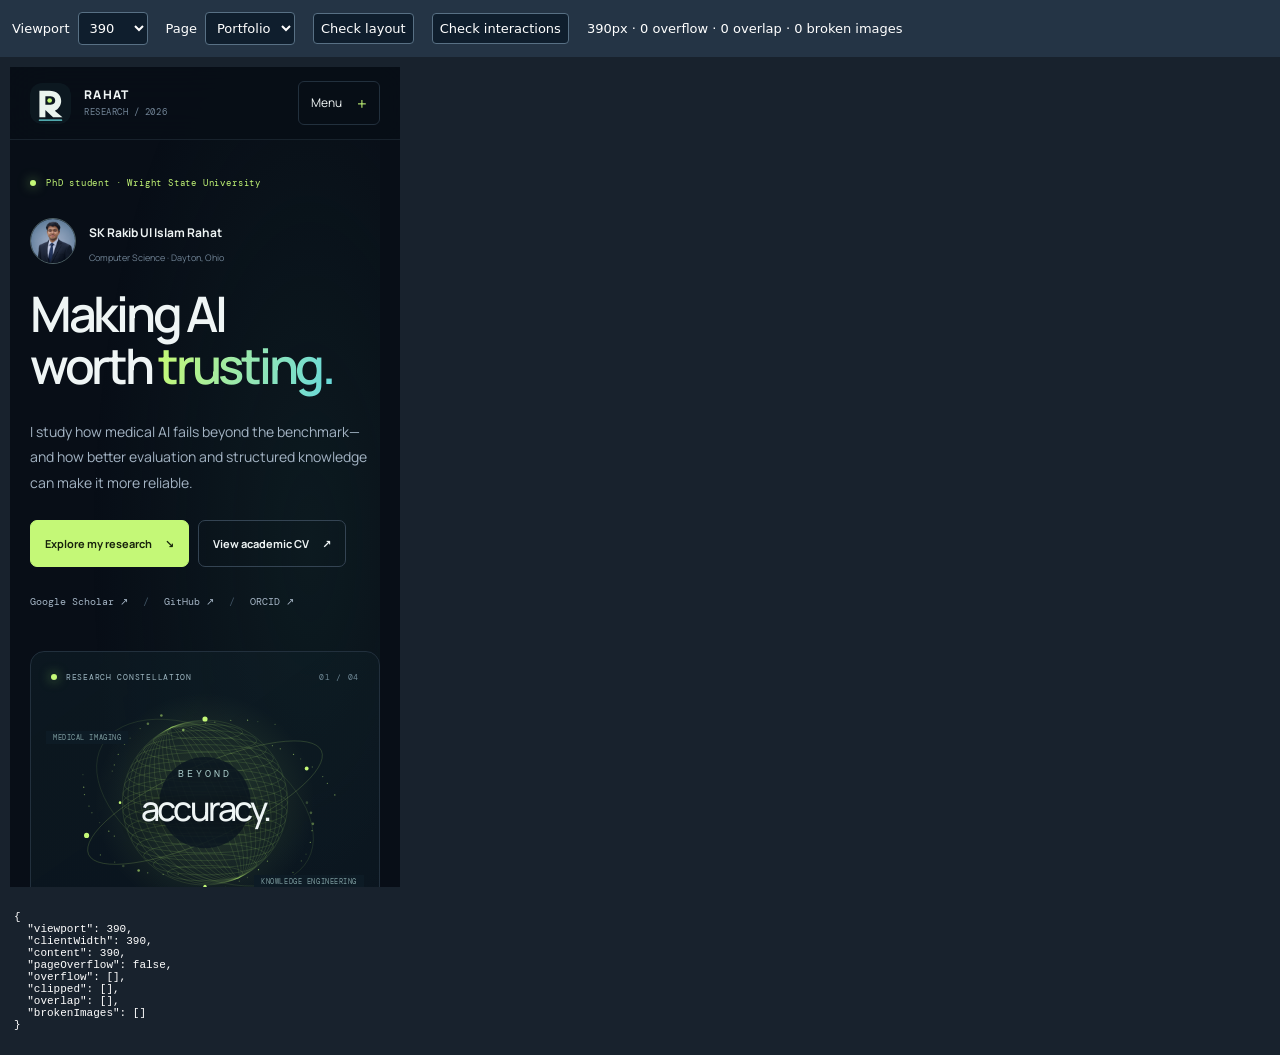
<file: tools/layout-check.html>
<!doctype html><html lang="en"><head><meta charset="utf-8"><meta name="viewport" content="width=device-width,initial-scale=1"><meta name="robots" content="noindex,nofollow"><title>Portfolio layout check</title><style>body{margin:0;background:#18222d;color:white;font:13px system-ui}header{position:sticky;top:0;padding:12px;background:#243445;z-index:2;display:flex;flex-wrap:wrap;gap:18px;align-items:center}select,button{font:inherit;padding:7px;background:#0f1e2d;color:white;border:1px solid #587084;border-radius:4px}iframe{height:820px;border:0;display:block;background:#080e17}pre{white-space:pre-wrap;padding:14px;margin:0;font-size:11px}label{display:flex;align-items:center;gap:8px}.frame-wrap{padding:10px;overflow:auto}p{margin:0}</style></head><body><header><label>Viewport <select id="width"><option>320</option><option>375</option><option selected>390</option><option>480</option><option>768</option><option>1024</option><option>1440</option><option>1920</option></select></label><label>Page <select id="page"><option value="../index.html">Portfolio</option><option value="../resume.html">CV</option></select></label><button id="audit">Check layout</button><button id="motionAudit">Check interactions</button><span id="summary" role="status">Loading</span></header><div class="frame-wrap"><iframe id="preview" title="Responsive portfolio preview" src="../index.html" width="390"></iframe></div><pre id="results"></pre><script>
const frame=document.getElementById('preview'),width=document.getElementById('width'),page=document.getElementById('page');
function audit(){const d=frame.contentDocument,w=frame.contentWindow;let overflow=[],clipped=[],overlap=[];const visible=e=>e.getClientRects().length&&w.getComputedStyle(e).visibility!=='hidden';for(const e of d.querySelectorAll('main *,nav *,footer *')){if(!visible(e)||e.closest('svg,.orb-stage,.project-graphic,.transition-ghost,.retina-shower')||e.classList.contains('pointer-aura'))continue;const r=e.getBoundingClientRect();if(r.width&& (r.right>d.documentElement.clientWidth+1||r.left < -1))overflow.push({tag:e.tagName,class:e.className,text:e.textContent.slice(0,70)});if(e.clientWidth&&e.scrollWidth>e.clientWidth+2&&w.getComputedStyle(e).overflowX==='hidden')clipped.push(e.className);}for(const container of d.querySelectorAll('.hero-copy,.identity,.project,.project-footer,.section-heading,.theme-switch,.theme-caption,.chart-row,.range-chips,.publication-row,.service-title,.evidence-copy,.cv-entry,.cv-header')){const children=[...container.children].filter(visible);for(let i=0;i<children.length;i++)for(let j=i+1;j<children.length;j++){const a=children[i].getBoundingClientRect(),b=children[j].getBoundingClientRect();if(Math.min(a.right,b.right)-Math.max(a.left,b.left)>2&&Math.min(a.bottom,b.bottom)-Math.max(a.top,b.top)>2)overlap.push({parent:container.className,a:children[i].tagName,b:children[j].tagName});}}
const result={viewport:w.innerWidth,clientWidth:d.documentElement.clientWidth,content:d.documentElement.scrollWidth,pageOverflow:d.documentElement.scrollWidth>d.documentElement.clientWidth,overflow,clipped,overlap,brokenImages:[...d.images].filter(i=>i.currentSrc&&i.complete&&!i.naturalWidth).map(i=>i.src)};document.getElementById('results').textContent=JSON.stringify(result,null,2);document.getElementById('summary').textContent=`${w.innerWidth}px · ${overflow.length + (result.pageOverflow ? 1 : 0)} overflow · ${overlap.length} overlap · ${result.brokenImages.length} broken images`;}
width.addEventListener('change',()=>{frame.width=width.value;setTimeout(audit,250)});function loadPreview(){const url=new URL(page.value,location.href);url.searchParams.set('preview-build',String(Date.now()));frame.src=url.href;}page.addEventListener('change',loadPreview);frame.addEventListener('load',()=>{setTimeout(audit,300)});document.getElementById('audit').addEventListener('click',audit);loadPreview();
// Browser-visible regression checks for interruption, natural layout, and the touch path.
document.getElementById('motionAudit').addEventListener('click',async()=>{
 const button=document.getElementById('motionAudit');button.disabled=true;
 const d=frame.contentDocument,w=frame.contentWindow,checks=[];
 const record=(name,passed,detail)=>{checks.push({name,passed,detail});document.getElementById('summary').textContent=`Checking: ${name}`;document.getElementById('results').textContent=JSON.stringify({width:w.innerWidth,checks},null,2);};
 const next=()=>new Promise(resolve=>w.requestAnimationFrame(resolve));
 const settle=async()=>{await next();await next();await Promise.allSettled(d.getAnimations().filter(a=>a.effect?.getTiming().iterations!==Infinity).map(a=>a.finished));await next();};
 const motion=d.querySelector('[data-motion-toggle]');const wasOn=motion.getAttribute('aria-pressed')==='true';
 const oldY=w.scrollY;
 try{
  if(!wasOn)motion.click();
  const tabs=[...d.querySelectorAll('[data-study]')];
  tabs[1].click();
  record('Evidence transitions animate',d.querySelector('#evidencePanels').getAnimations().length>0);
  for(const i of [2,3,0,2]){tabs[i].click();await next();}
  await settle();
  const shown=[...d.querySelectorAll('#evidencePanels > .evidence-panel')].filter(e=>!e.hidden);
  record('Rapid tabs keep the latest selection',shown.length===1&&shown[0].id==='panel-calibration',shown.map(e=>e.id));
  record('Panel returns to natural height',d.querySelector('#evidencePanels').style.height===''&&!d.querySelector('.transition-ghost'));
  d.querySelector('[data-open-study=artifacts]').click();await settle();record('Study navigation and scroll reveal coexist',!d.getElementById('panel-artifacts').hidden&&d.getElementById('evidencePanels').style.height==='');
  d.querySelector('[data-filter="All"]').click();await settle();
  const more=d.getElementById('showPublications');if(more.getAttribute('aria-expanded')==='true'){more.click();await settle();}
  more.click();
  record('Show all animates the list height',d.getElementById('publicationList').getAnimations().length>0);
  await settle();
  record('All 15 entries are visible',d.querySelectorAll('#publicationList > .publication-row').length===15);
  more.click();more.click();more.click();await settle();
  record('Rapid collapse finishes with five entries',d.querySelectorAll('#publicationList > .publication-row').length===5&&more.getAttribute('aria-expanded')==='false');
  for(const filter of ['Journal Articles','Conference Papers','Manuscripts','All']){d.querySelector(`[data-filter="${filter}"]`).click();await next();}
  await settle();record('Rapid filtering clears stale layers',!d.querySelector('.transition-ghost')&&d.getElementById('publicationList').style.height==='');
  const details=d.querySelector('.journal-details'),summary=details.querySelector('summary');
  if(details.open){summary.click();await settle();}
  summary.click();await next();summary.click();await next();summary.click();await settle();
  record('Interrupted journal opening finishes open',details.open&&summary.getAttribute('aria-expanded')==='true'&&d.getElementById('journalContent').style.height==='');
  summary.click();await settle();record('Journal closes completely',!details.open);
  if(w.innerWidth<=680){const menu=d.querySelector('.menu-toggle');menu.click();await settle();const opened=menu.getAttribute('aria-expanded')==='true';menu.click();await settle();record('Phone menu opens and closes',opened&&!d.getElementById('navigation').classList.contains('open'));}
  const orb=d.getElementById('orbControl');orb.scrollIntoView({behavior:'instant',block:'center'});await next();await next();
  record('Orb is animating in this viewport',w.getComputedStyle(d.querySelector('.orb-mesh')).animationName!=='none'&&w.getComputedStyle(d.querySelector('.orb-mesh')).animationPlayState==='running');
  const r=orb.getBoundingClientRect(),x=Math.max(20,Math.min(w.innerWidth-20,r.x+r.width*.5)),y=Math.max(90,Math.min(w.innerHeight-30,r.y+r.height*.5));
  const emit=(type,px,py)=>{const touch=new w.Touch({identifier:1,target:orb,clientX:px,clientY:py,pageX:px+w.scrollX,pageY:py+w.scrollY});const event=new w.TouchEvent(type,{bubbles:true,cancelable:true,touches:type==='touchend'?[]:[touch],targetTouches:type==='touchend'?[]:[touch],changedTouches:[touch]});orb.dispatchEvent(event);return !event.defaultPrevented;};
  let nativeScroll=emit('touchstart',x,y);for(let i=0;i<8;i++){nativeScroll=emit('touchmove',x+i*3,y+i*4)&&nativeScroll;await next();}
  const canvas=d.getElementById('touchLight'),ctx=canvas.getContext('2d'),ratio=canvas.width/w.innerWidth;
  const pixel=ctx.getImageData(Math.round((x+21)*ratio),Math.round((y+28)*ratio),1,1).data;
  record('Simulated finger slide draws visible light',pixel[3]>0,{alpha:pixel[3]});
  record('Touch handlers preserve native scrolling',nativeScroll&&w.getComputedStyle(orb).touchAction==='pan-y');emit('touchend',x+21,y+28);
  d.querySelector('[data-hello]').click();record('Portrait has a playful response',d.getElementById('playfulToast').textContent.length>15);
  d.getElementById('retinaRain').click();d.getElementById('retinaRain').click();record('Retina shower is bounded',d.querySelectorAll('#retinaShower img').length===9);
  await settle();record('Retina particles clean themselves up',d.querySelectorAll('#retinaShower img').length===0);
  motion.click();record('Motion off stops the sphere',w.getComputedStyle(d.querySelector('.orb-mesh')).animationName==='none');motion.click();
  record('Motion can be explicitly enabled',d.documentElement.dataset.motion==='on'&&[...d.querySelectorAll('[data-motion-toggle]')].every(b=>b.getAttribute('aria-pressed')==='true'));
 }catch(error){record('Check completed without errors',false,String(error));}
 finally{if(!wasOn&&motion.getAttribute('aria-pressed')==='true')motion.click();w.scrollTo({top:oldY,behavior:'instant'});button.disabled=false;document.getElementById('results').textContent=JSON.stringify({width:w.innerWidth,checks},null,2);document.getElementById('summary').textContent=`${checks.filter(c=>c.passed).length}/${checks.length} interaction checks passed at ${w.innerWidth}px`;}
});
</script></body></html>
</file>
<file: css/portfolio.css>
:root{color-scheme:dark;--bg:#080e17;--surface:#0d1622;--text:#eff5f5;--muted:#a4b4c4;--faint:#718496;--line:#22303d;--lime:#c4f877;--cyan:#67d8db;--violet:#ad9aff;--amber:#f0bc81;--accent:var(--lime);--font:'Manrope',system-ui,sans-serif;--mono:'DM Mono',monospace}
*{box-sizing:border-box}html{scroll-behavior:smooth;scroll-padding-top:105px}body{margin:0;background:var(--bg);color:var(--text);font:15px/1.7 var(--font);-webkit-font-smoothing:antialiased}body:has(dialog[open]){overflow:hidden}button,a,input{ -webkit-tap-highlight-color:transparent}a{color:inherit;text-decoration:none}button{font:inherit;color:inherit;cursor:pointer}img,svg{max-width:100%;display:block}button{border:0}button:disabled{cursor:default}a,button,summary{touch-action:manipulation}a:focus-visible,button:focus-visible,summary:focus-visible,[tabindex]:focus-visible{outline:2px solid var(--lime);outline-offset:5px}::selection{background:var(--lime);color:var(--bg)}[hidden]{display:none!important}.shell{width:min(1240px,calc(100% - 96px));margin-inline:auto}.section{padding-block:100px}.eyebrow{display:flex;align-items:center;gap:10px;font:11px/1.6 var(--mono);letter-spacing:.09em;color:var(--lime)}h1,h2,h3,p{margin-top:0}h1,h2,h3{line-height:1.16;letter-spacing:-.045em}h2{font-size:clamp(34px,4.1vw,54px);font-weight:600;margin:17px 0 0}p{color:var(--muted)}.text-link{color:var(--text);font-size:13px;border-bottom:1px solid var(--line);padding-block:9px}.text-link:hover{color:var(--lime);border-color:var(--lime)}.skip-link{position:fixed;top:-100px;left:20px;z-index:100;background:var(--lime);color:var(--bg);padding:12px}.skip-link:focus{top:12px}.pointer-aura{position:fixed;inset:0;pointer-events:none;background:radial-gradient(300px circle at var(--pointer-x,-1000px) var(--pointer-y,-1000px),rgba(104,220,179,.055),transparent 65%);z-index:-1}.site-header{position:sticky;top:0;z-index:30;background:rgba(8,14,23,.93);backdrop-filter:blur(20px);border-bottom:1px solid rgba(144,184,202,.12)}.nav{min-height:86px;display:flex;align-items:center;justify-content:space-between;gap:24px}.brand{display:flex;align-items:center;gap:13px;font-weight:800;font-size:13px;letter-spacing:.11em;line-height:1.3}.brand-icon{width:41px;height:44px;display:flex;align-items:center;justify-content:center;font-size:35px;letter-spacing:-.12em;font-weight:600;background:#162322;border:1px solid #344d3a;border-radius:11px}.brand-icon span{color:var(--lime)}.brand-sub{display:block;color:var(--faint);font:9px/1.5 var(--mono);letter-spacing:.06em;margin-top:3px}.nav-links{display:flex;gap:30px;align-items:center;font-size:12px;font-weight:600}.nav-links>a:hover,.nav-links>a[aria-current]{color:var(--lime)}.nav-cv{border:1px solid #344455;border-radius:7px;padding:10px 16px;display:flex;gap:20px}.menu-toggle{display:none}.hero{padding-top:75px;padding-bottom:70px;display:grid;grid-template-columns:1.1fr 1fr;gap:55px;align-items:center;position:relative}.hero:before{content:'';position:absolute;pointer-events:none;inset:-80px 0 0;background:radial-gradient(ellipse at 80% 40%,#16333355,transparent 55%);z-index:-1}.hero-copy{min-width:0}.identity{display:flex;gap:13px;align-items:center;margin-top:34px;margin-bottom:25px}.identity img{width:51px;height:51px;object-fit:cover;object-position:50% 23%;border-radius:50%;border:1px solid #506368}.identity p{font-size:15px;color:var(--text);font-weight:700;margin:0}.identity span{font-size:11px;color:var(--faint)}h1{font-size:clamp(54px,5.6vw,80px);font-weight:600;letter-spacing:-.067em;line-height:1.06;margin:0 0 27px}.gradient-text{background:linear-gradient(105deg,var(--lime) 5%,#91e5b6 57%,var(--cyan));background-clip:text;-webkit-background-clip:text;color:transparent}.hero-description{font-size:15px;line-height:1.85;max-width:470px;margin-bottom:28px}.hero-actions{display:flex;flex-wrap:wrap;gap:10px}.button{display:inline-flex;align-items:center;justify-content:center;gap:22px;padding:13px 20px;min-height:47px;border-radius:7px;font-size:12px;font-weight:700;line-height:1.4;transition:background .2s,box-shadow .2s,border-color .2s,transform .2s}.primary{background:var(--lime);color:#17230c;border:1px solid var(--lime)}.primary:hover{background:#d8ff99;box-shadow:0 0 30px #a7ea6440;transform:translateY(-2px)}.secondary{background:transparent;border:1px solid #344453}.secondary:hover{background:#172733;border-color:var(--cyan)}.hero-social{display:flex;flex-wrap:wrap;align-items:center;gap:15px;margin-top:27px;font:11px var(--mono);color:var(--muted)}.hero-social>a{padding-block:8px}.hero-social>a:hover{color:var(--lime)}.hero-social>span{color:#405364}.status-dot,.tiny-dot{width:6px;height:6px;display:inline-block;border-radius:50%;background:var(--lime);box-shadow:0 0 12px #aafa75aa}.glow-card{position:relative;isolation:isolate;background:var(--surface);border:1px solid var(--line);border-radius:14px;transition:border-color .25s,box-shadow .25s;overflow:hidden}.glow-card:before{content:'';position:absolute;inset:0;pointer-events:none;z-index:-1;opacity:0;background:radial-gradient(500px circle at var(--mx,50%) var(--my,50%),color-mix(in srgb,var(--accent) 11%,transparent),transparent 70%);transition:opacity .25s}.glow-card:hover{border-color:color-mix(in srgb,var(--accent) 48%,#22303d);box-shadow:0 9px 40px #0003}.glow-card:hover:before{opacity:1}.constellation{background:linear-gradient(145deg,#10232b77,#0b152099);padding:23px;--accent:var(--cyan)}.instrument-top{display:flex;justify-content:space-between;align-items:center;gap:12px;font:9px var(--mono);letter-spacing:.09em;color:#9eb7c2}.instrument-top>span:first-child{display:flex;align-items:center;gap:9px}.instrument-top>span:last-child{color:#708996}.orb-stage{position:relative;margin:8px -5px 0;aspect-ratio:480/340;display:grid;place-items:center}.orb-stage svg{width:100%;height:100%;overflow:visible;color:var(--accent);transition:color .5s}.orb-center{position:absolute;inset:0;display:flex;align-items:center;justify-content:center;flex-direction:column;pointer-events:none;text-shadow:0 1px 20px #080e17}.orb-center>span{font:10px var(--mono);letter-spacing:.3em;color:#a7c9c7}.orb-center strong{font-size:34px;letter-spacing:-.07em;font-weight:500}.orbit-label{position:absolute;font:8px var(--mono);letter-spacing:.08em;color:#7c9b9e;background:#0d1b25;padding:2px 7px}.orbit-label-a{top:18%;left:0}.orbit-label-b{bottom:12%;right:0}.orb-orbits{transform-origin:240px 175px;animation:orbit 24s linear infinite}.orb-stars{animation:breathe 7s ease-in-out infinite alternate}.theme-switch{display:grid;grid-template-columns:1fr 1fr;gap:8px}.theme-switch button{border:1px solid #263c47;background:#0b1722;text-align:left;padding:10px 12px;border-radius:6px;font-size:11px;display:flex;align-items:center;gap:9px;transition:all .2s}.theme-switch button>span{font:10px var(--mono);color:var(--faint)}.theme-switch button[aria-pressed=true]{border-color:var(--accent);background:color-mix(in srgb,var(--accent) 8%,#0b1722);color:var(--accent)}.theme-switch button:hover{border-color:var(--accent);box-shadow:0 0 14px color-mix(in srgb,var(--accent) 9%,transparent)}.theme-caption{min-height:75px;padding-top:15px}.theme-caption p{margin:0 0 3px;font-size:13px;font-weight:600;color:var(--text)}.theme-caption span{font-size:11px;color:var(--muted);display:block;line-height:1.65}.metrics-strip{display:grid;grid-template-columns:1fr 1fr 1.35fr 1.4fr;padding:26px 0;border-block:1px solid var(--line)}.metrics-strip>div{padding:0 30px;border-right:1px solid var(--line);display:flex;flex-direction:column;justify-content:center}.metrics-strip>div:first-child{padding-left:0}.metrics-strip strong{font-size:35px;line-height:1.3;font-weight:500;letter-spacing:-.06em}.metrics-strip div span{font-size:11px;color:var(--muted);margin-top:5px}.metrics-strip p{margin:0 0 0 auto;font-size:12px;line-height:1.6}.metrics-strip p>span{color:var(--lime)}.section-heading{display:flex;justify-content:space-between;align-items:flex-end;gap:40px;margin-bottom:38px}.section-heading>p{max-width:300px;margin-bottom:5px;font-size:13px;line-height:1.85}.section-heading>.text-link{flex-shrink:0}.projects-grid{display:grid;grid-template-columns:repeat(2,minmax(0,1fr));gap:20px}.project{padding:28px;display:flex;flex-direction:column;min-width:0}.project:nth-child(2){--accent:var(--violet)}.project:nth-child(3){--accent:var(--cyan)}.project:nth-child(4){--accent:var(--amber)}.project-top{display:flex;align-items:center;justify-content:space-between;gap:12px}.project-number{font:11px var(--mono);color:var(--accent)}.project-status{font:9px var(--mono);color:var(--muted);border:1px solid var(--line);border-radius:20px;padding:3px 9px}.project-graphic{height:122px;margin:16px 0 23px;position:relative;display:flex;align-items:center;justify-content:center;overflow:hidden;border-bottom:1px solid #22303d80;background:radial-gradient(ellipse,color-mix(in srgb,var(--accent) 7%,transparent),transparent 67%)}.project-graphic svg{width:100%;height:112px;color:var(--accent)}.project-category{font:9px/1.5 var(--mono);color:var(--accent);letter-spacing:.03em;margin-bottom:13px}.project h3{font-weight:600;font-size:27px;max-width:400px;margin-bottom:15px}.project>p{font-size:12px;line-height:1.85;margin-bottom:20px;max-width:490px}.topic-tags{display:flex;flex-wrap:wrap;gap:6px}.topic-tags>span{font:9px/1.5 var(--mono);padding:5px 8px;border:1px solid var(--line);border-radius:4px;color:var(--muted)}.project-footer{margin-top:auto;padding-top:23px;display:flex;align-items:center;gap:23px}.project-footer a,.project-footer button{font-size:11px;font-weight:600;background:transparent;padding:6px 0}.project-footer a:hover{color:var(--accent)}.project-footer button{color:var(--accent);margin-left:auto;display:flex;gap:12px}.evidence-section{background:linear-gradient(160deg,#10202a90,#0b142090);border-block:1px solid var(--line)}.evidence-tabs{display:grid;grid-template-columns:repeat(4,minmax(0,1fr));gap:5px;border:1px solid var(--line);padding:6px;border-radius:10px;background:#080e1799;margin-bottom:20px}.evidence-tabs button{min-height:48px;display:flex;gap:10px;align-items:center;justify-content:center;font:10px var(--mono);padding:9px 8px;background:transparent;border-radius:6px;color:var(--faint)}.evidence-tabs button span{font:11px var(--font);font-weight:600;color:var(--muted)}.evidence-tabs button[aria-selected=true]{background:#1e332e;color:var(--lime)}.evidence-tabs button[aria-selected=true] span{color:var(--lime)}.evidence-tabs button:hover{background:#182735}.evidence-panel{display:grid;grid-template-columns:.86fr 1.14fr;gap:40px;padding:36px;background:#0b1520;border:1px solid var(--line);border-radius:14px;align-items:center;min-width:0}.evidence-copy,.evidence-visual{min-width:0}.evidence-copy>.eyebrow{font-size:9px}.evidence-copy h3{font-size:29px;font-weight:600;margin:16px 0}.evidence-copy>p{font-size:12px;line-height:1.9}.study-stat{border-left:2px solid var(--lime);padding:8px 0 8px 16px;margin:24px 0}.study-stat strong{font-size:31px;letter-spacing:-.05em;line-height:1.2;display:block}.study-stat span{font-size:10px;color:var(--muted);display:block;margin-top:7px}.study-links{display:flex;flex-wrap:wrap;gap:20px}.study-links a{font-size:11px;color:var(--lime);padding:8px 0}.chart-box{padding:24px;background:#101e2a;border:1px solid #263a47;border-radius:10px}.chart-top{display:flex;align-items:center;justify-content:space-between;gap:15px;font:9px var(--mono);color:var(--muted);margin-bottom:22px}.chart-top strong{color:var(--text);font-weight:400}.bar-legend{display:flex;flex-wrap:wrap;gap:14px;font:9px var(--mono);margin-bottom:24px;color:var(--muted)}.bar-legend span:before{content:'';display:inline-block;width:7px;height:7px;border-radius:2px;background:var(--lime);margin-right:6px}.bar-legend span:last-child:before{background:var(--cyan)}.bar-group{margin-bottom:22px}.bar-group>span{display:block;font-size:11px;color:var(--text);margin-bottom:10px}.chart-row{display:grid;grid-template-columns:49px minmax(0,1fr) 49px;gap:10px;align-items:center;margin:8px 0;font:10px var(--mono);color:var(--muted)}.chart-row b{font-weight:400;text-align:right;color:var(--text)}.bar-track{background:#1e2e3b;border-radius:3px;height:10px;overflow:hidden}.bar-fill{background:var(--lime);height:100%;width:var(--value);border-radius:3px}.chart-row.clean .bar-fill{background:var(--cyan)}.chart-axis{display:flex;justify-content:space-between;margin:0 59px;font:9px var(--mono);color:var(--faint);border-top:1px solid #344552;padding-top:7px}.chart-caption{font-size:10px;line-height:1.8;color:var(--muted);margin:17px 0 0}.range-chips{display:flex;gap:12px;margin-top:20px}.range-chips>div{padding:12px;background:#14232f;flex:1;border-radius:6px}.range-chips strong{display:block;font:14px var(--mono);color:var(--lime)}.range-chips span{font-size:9px;color:var(--muted)}.transfer-cases{display:grid;gap:13px}.transfer-case{background:#101e2a;border:1px solid var(--line);padding:22px;border-radius:9px}.transfer-case>p{font:10px/1.8 var(--mono);margin-bottom:12px}.transfer-case>div{display:flex;gap:35px}.transfer-case strong{font-size:31px;font-weight:500;line-height:1.2;display:block;color:var(--amber)}.transfer-case.good strong{color:var(--cyan)}.transfer-case span{font-size:10px;color:var(--muted)}.figure-expand{display:flex;align-items:center;justify-content:space-between;width:100%;margin-top:14px;padding:12px 14px;background:transparent;color:var(--muted);font-size:11px;border:1px solid var(--line);border-radius:6px}.figure-expand:hover{color:var(--lime);border-color:var(--lime)}.calibration-pair{display:grid;gap:20px}.calibration-row{background:#101e2a;border:1px solid var(--line);border-radius:9px;padding:22px}.calibration-row>p{font:10px var(--mono);margin-bottom:14px}.calibration-values{display:grid;grid-template-columns:1fr auto 1fr;gap:15px;align-items:center}.snapshot-values{grid-template-columns:1fr 1fr}.calibration-values strong{display:block;font-size:30px;font-weight:500;color:var(--cyan);letter-spacing:-.04em}.calibration-values span{font:9px var(--mono);color:var(--muted)}.calibration-values>span{color:var(--faint);font-size:22px}.calibration-row:last-child strong{color:var(--amber)}.model-result{padding-block:14px;border-bottom:1px solid #263b48;display:flex;justify-content:space-between;gap:15px;align-items:center}.model-result>div{min-width:0}.model-result p{font-size:12px;color:var(--text);margin:0}.model-result span{font:9px var(--mono);color:var(--muted)}.model-result strong{font:14px var(--mono);white-space:nowrap;color:var(--amber)}.model-result:last-of-type{border-bottom:0}.publication-toolbar{display:flex;gap:20px;align-items:center;justify-content:space-between;padding-bottom:18px;border-bottom:1px solid var(--line)}.publication-filters{display:flex;gap:6px;flex-wrap:wrap}.publication-filters button{font:11px var(--font);background:transparent;padding:8px 13px;border-radius:5px;color:var(--muted);border:1px solid transparent}.publication-filters button[aria-pressed=true]{background:#1c2c27;border-color:#425d36;color:var(--lime)}.publication-filters button:hover{color:var(--lime)}.publication-count{font:10px var(--mono);color:var(--faint);white-space:nowrap}.publication-row{display:grid;grid-template-columns:60px 1fr 36px;align-items:start;gap:20px;padding:25px 8px;border-bottom:1px solid var(--line);transition:background .2s}.publication-row:hover{background:#121e2990}.publication-year{font:11px var(--mono);color:var(--faint);padding-top:4px}.publication-row h3{font-size:15px;font-weight:600;line-height:1.6;letter-spacing:-.015em;margin-bottom:7px}.publication-row h3 a:hover{color:var(--lime)}.publication-row p{font-size:11px;margin:0;line-height:1.7}.publication-row .pub-status{font:9px var(--mono);color:var(--amber);display:inline-block;margin-bottom:7px}.publication-arrow{display:grid;place-items:center;border:1px solid var(--line);border-radius:50%;width:33px;height:33px;color:var(--muted)}.publication-arrow:hover{border-color:var(--lime);color:var(--lime)}.show-more{margin-top:23px}.about-section{display:grid;grid-template-columns:1fr 1fr;gap:90px;border-top:1px solid var(--line)}.about-copy>p{font-size:13px;line-height:1.9;max-width:430px;margin-top:23px}.about-copy .topic-tags{margin:25px 0}.about-copy .text-link{display:inline-block}.education-timeline{padding-top:3px}.education-item{padding:0 0 28px 30px;position:relative;border-left:1px solid #33424e}.education-item:last-child{border-left-color:transparent;padding-bottom:0}.education-item:before{content:'';position:absolute;left:-5px;top:4px;width:9px;height:9px;border:2px solid #5f7a7c;border-radius:50%;background:var(--bg)}.education-item:first-child:before{background:var(--lime);border-color:var(--lime);box-shadow:0 0 15px #c4f87750}.education-item>span{font:10px var(--mono);color:var(--faint)}.education-item h3{margin:10px 0 5px;font-size:19px;font-weight:600;letter-spacing:-.02em}.education-item p{font-size:12px;margin:0}.education-item small{font-size:11px;color:var(--lime)}.service-grid{display:grid;grid-template-columns:1fr 1fr;gap:22px}.service-card{padding:30px}.service-title{display:flex;align-items:center;gap:23px;margin:24px 0}.service-title strong{font-size:78px;line-height:1;font-weight:500;letter-spacing:-.07em;color:var(--lime)}.service-title h3{font-size:24px;font-weight:500;margin:0;line-height:1.25}.service-card>p{font-size:12px;max-width:400px;margin-bottom:23px}.service-card details{border-top:1px solid var(--line);padding-top:13px}.service-card summary{cursor:pointer;display:flex;justify-content:space-between;font-size:12px;list-style:none}.service-card summary::-webkit-details-marker{display:none}.service-card summary span{color:var(--lime)}.service-card details.is-expanded summary span{transform:rotate(45deg)}.service-card ul{padding-left:15px;font-size:11px;color:var(--muted);line-height:2}.fine-print{font:9px/1.7 var(--mono);color:var(--faint)}.training-title{font-size:28px;font-weight:500;margin:29px 0 16px}.certifications{display:grid;gap:1px}.certifications>*{font-size:11px;border-top:1px solid var(--line);padding:10px 0;display:flex;justify-content:space-between;gap:12px}.certifications a:hover{color:var(--lime)}.certifications>span{color:var(--muted)}.contact-section{padding-block:90px 55px}.contact-panel{padding:50px;text-align:center;background:radial-gradient(ellipse at 50% 120%,#26433e70,transparent 75%),#0d1721}.contact-panel>.eyebrow{justify-content:center}.contact-panel h2{font-size:clamp(40px,5.4vw,70px);line-height:1.13}.contact-panel>p{font-size:13px;max-width:490px;margin:25px auto}.contact-email{display:inline-flex;justify-content:center;gap:25px;align-items:center;font-size:clamp(12px,1.4vw,17px);padding:10px 0;border-bottom:1px solid #446751;overflow-wrap:anywhere}.contact-email:hover{color:var(--lime)}.contact-email>span{color:var(--lime)}.footer{display:flex;align-items:center;justify-content:space-between;gap:20px;border-top:1px solid var(--line);padding-block:25px;font:9px/1.7 var(--mono);color:var(--faint)}.footer>a{color:var(--muted);padding:9px}.footer>a:hover{color:var(--lime)}dialog{width:min(1050px,calc(100% - 30px));max-height:90dvh;border:1px solid #476173;border-radius:12px;padding:22px;background:#101b27;color:var(--text);overscroll-behavior:contain}dialog::backdrop{background:#030811db;backdrop-filter:blur(8px)}.dialog-top{display:flex;align-items:center;justify-content:space-between;gap:20px;margin-bottom:20px}.dialog-top h2{font-size:18px;margin:0}.dialog-top button{width:40px;height:40px;flex-shrink:0;border-radius:50%;background:#253747;font-size:26px}.dialog-top button:hover{background:#3d4f61}dialog img{max-height:66dvh;object-fit:contain;margin:auto;background:#fff;border-radius:5px}dialog p{font-size:12px;margin:16px 0 0}dialog img:not([src]){display:none}
@keyframes orbit{to{transform:rotate(360deg)}}@keyframes breathe{from{opacity:.4}to{opacity:1}}
@media(min-width:1500px){.hero{padding-top:85px;padding-bottom:80px}.hero h1{font-size:84px}}
@media(max-width:1100px){.shell{width:calc(100% - 64px)}.hero{gap:30px;padding-top:48px}.hero h1{font-size:62px}.identity p{font-size:13px}.hero .eyebrow{font-size:9px}.nav-links{gap:20px}.constellation{padding:18px}.theme-switch button{padding:10px 8px}.section{padding-block:80px}.evidence-panel{padding:26px;gap:25px}.evidence-copy h3{font-size:25px}.chart-box{padding:18px}.about-section{gap:50px}.project h3{font-size:25px}.project{padding:23px}}
@media(max-width:850px){.nav-links{gap:16px;font-size:11px}.brand-sub{display:none}.brand{font-size:12px}.nav-cv{padding:8px 11px}.hero{grid-template-columns:1fr 1fr;gap:24px}.hero h1{font-size:51px}.hero-description{font-size:13px}.hero-actions{flex-direction:column;align-items:flex-start}.hero-social{gap:10px;font-size:10px}.identity{margin-top:23px}.identity img{width:42px;height:42px}.identity p{font-size:12px}.identity span{font-size:9px}.constellation{padding:15px}.instrument-top{font-size:7px}.orb-center strong{font-size:27px}.orbit-label{font-size:6px}.theme-switch button{font-size:9px}.theme-switch button>span{font-size:8px}.theme-caption{min-height:89px}.theme-caption p{font-size:11px}.theme-caption span{font-size:10px}.metrics-strip>div{padding-inline:20px}.metrics-strip p{font-size:10px}.metrics-strip strong{font-size:29px}.metrics-strip div span{font-size:10px}.section-heading>p{max-width:230px;font-size:12px}.evidence-panel{grid-template-columns:1fr;gap:28px}.evidence-copy{display:grid;grid-template-columns:1fr 170px;column-gap:30px}.evidence-copy>.eyebrow,.evidence-copy h3{grid-column:1}.evidence-copy>p{grid-column:1;grid-row:3}.study-stat{grid-column:2;grid-row:1/4;align-self:center;margin:0}.study-links{grid-column:1/-1}.evidence-visual{width:100%}.range-chips strong{font-size:15px}.chart-box{padding:24px}.evidence-tabs button{font-size:9px;gap:7px}.evidence-tabs button span{font-size:10px}.evidence-copy h3{max-width:500px}.about-section{gap:35px}.service-card{padding:23px}.service-title h3{font-size:21px}.training-title{font-size:25px}.footer{flex-wrap:wrap}.footer>span:last-child{margin-left:auto}}
@media(max-width:680px){html{scroll-padding-top:88px}.shell{width:calc(100% - 40px)}.nav{min-height:72px}.brand-sub{display:block}.menu-toggle{display:flex;gap:15px;align-items:center;border:1px solid var(--line);border-radius:6px;background:transparent;padding:9px 12px;font-size:12px}.menu-toggle span{color:var(--lime);font-size:17px;line-height:1}.nav-links{display:none;position:absolute;top:72px;left:0;right:0;padding:20px;background:#0b1520;border-bottom:1px solid var(--line);box-shadow:0 10px 20px #0005;flex-direction:column;align-items:stretch;gap:3px;font-size:14px}.nav-links.open{display:flex}.nav-links>a{padding:11px 12px}.nav-cv{margin-top:8px;justify-content:space-between}.hero{grid-template-columns:1fr;padding-top:36px;padding-bottom:35px;gap:35px}.hero h1{font-size:clamp(49px,11.5vw,70px)}.hero .eyebrow{font-size:9px}.identity{margin:25px 0 22px}.identity img{width:46px;height:46px}.identity p{font-size:13px}.identity span{font-size:10px}.hero-description{font-size:14px;max-width:510px;margin-bottom:24px}.hero-actions{flex-direction:row;gap:9px}.hero-actions .button{font-size:11px;padding:12px 14px;gap:13px}.hero-social{font-size:10px;gap:15px;margin-top:20px}.constellation{padding:20px;width:100%;max-width:510px;justify-self:center}.instrument-top{font-size:8px}.orb-stage{max-height:315px}.orb-center strong{font-size:34px}.orbit-label{font-size:7px}.theme-switch button{font-size:11px;padding:11px}.theme-switch button>span{font-size:9px}.theme-caption{min-height:74px}.theme-caption p{font-size:12px}.theme-caption span{font-size:11px}.metrics-strip{grid-template-columns:1fr 1fr 1.3fr;padding-block:23px;gap:0}.metrics-strip>div{padding-inline:14px}.metrics-strip>div:last-of-type{border:0}.metrics-strip strong{font-size:29px}.metrics-strip div span{font-size:9px;line-height:1.7;max-width:90px}.metrics-strip p{display:none}.section{padding-block:60px}.section-heading{display:block;margin-bottom:27px}.section-heading>p{max-width:440px;margin-top:20px;margin-bottom:0;font-size:12px}.section-heading>.text-link{display:inline-block;margin-top:18px}.eyebrow{font-size:10px}h2{font-size:37px}.projects-grid{grid-template-columns:1fr;gap:15px}.project{padding:23px}.project-graphic{height:115px;margin-block:12px 18px}.project h3{font-size:28px;max-width:350px}.project>p{font-size:12px}.project-footer{padding-top:20px}.project-category{font-size:9px}.evidence-tabs{grid-template-columns:1fr 1fr;gap:5px}.evidence-tabs button{justify-content:flex-start;padding:11px 10px;min-height:45px;font-size:9px}.evidence-tabs button span{font-size:10px}.evidence-panel{padding:21px;gap:22px}.evidence-copy{display:block}.evidence-copy h3{font-size:26px;margin-block:16px}.evidence-copy>p{font-size:12px}.study-stat{margin:20px 0}.study-stat strong{font-size:30px}.chart-box{padding:17px}.chart-top{font-size:8px;gap:10px}.chart-row{font-size:9px;grid-template-columns:39px 1fr 44px;gap:8px}.chart-axis{margin-inline:47px 52px}.range-chips{gap:8px}.range-chips>div{padding:10px}.range-chips strong{font-size:12px}.range-chips span{font-size:8px}.publication-toolbar{align-items:flex-start;gap:10px;flex-direction:column}.publication-filters{gap:3px}.publication-filters button{font-size:10px;padding:8px 10px}.publication-count{padding-left:10px}.publication-row{grid-template-columns:33px 1fr 26px;gap:13px;padding:22px 0}.publication-year{font-size:9px}.publication-row h3{font-size:13px}.publication-row p{font-size:10px}.publication-arrow{width:26px;height:26px;font-size:12px}.about-section{grid-template-columns:1fr;gap:40px}.about-copy>p{max-width:100%;font-size:13px}.education-item h3{font-size:20px}.service-grid{grid-template-columns:1fr;gap:16px}.service-title strong{font-size:73px}.service-title h3{font-size:24px}.service-card{padding:25px}.training-title{font-size:28px}.contact-section{padding-block:60px 35px}.contact-panel{padding:34px 20px}.contact-panel h2{font-size:40px}.contact-panel>p{font-size:12px;margin:20px auto}.contact-email{font-size:12px;gap:12px}.footer{font-size:8px;gap:12px;padding-block:20px}.footer>span:last-child{margin:0;flex-basis:100%}.footer>a{margin-left:auto}dialog{padding:15px}.dialog-top h2{font-size:15px}}
@media(max-width:360px){.shell{width:calc(100% - 32px)}.hero h1{font-size:46px}.hero .eyebrow{font-size:8px}.hero-actions .button{font-size:10px;padding-inline:11px}.constellation{padding:15px}.theme-switch button{font-size:10px}.instrument-top{font-size:7px}.project{padding:20px}.project h3{font-size:25px}.project-footer{gap:13px}.project-footer a,.project-footer button{font-size:10px}.evidence-panel{padding:15px}.evidence-tabs button span{font-size:9px}.range-chips strong{font-size:11px}.contact-panel h2{font-size:33px}.contact-email{font-size:10px}.publication-filters button{padding-inline:8px}.snapshot-values{grid-template-columns:1fr 1fr}.calibration-values strong{font-size:26px}}

@media(hover:none){.pointer-aura{display:none}.glow-card:before{background:radial-gradient(260px circle at var(--mx,50%) var(--my,50%),#8de8b919,transparent 75%)}}

/* Motion is progressive: content stays readable before JavaScript and with reduced motion. */
.orb-stage{width:calc(100% + 10px);padding:0;border:0;background:transparent;color:inherit;cursor:grab;touch-action:pan-y;user-select:none;-webkit-tap-highlight-color:transparent;border-radius:12px}
.orb-stage:focus-visible{outline:2px solid var(--accent);outline-offset:1px}
.orb-visual{position:absolute;inset:0;display:block;pointer-events:none}
.orb-field{transform-origin:240px 175px;transform:rotate(var(--field-rotation,0deg));transition:transform .8s cubic-bezier(.22,1,.36,1)}
.orb-satellites{transform-origin:240px 175px;animation:orbit 16s linear infinite reverse}
.orb-stars{transform-origin:240px 175px;animation:breathe 4s ease-in-out infinite alternate,orbit 48s linear infinite}
.is-dragging .orb-stage{cursor:grabbing}
.is-dragging .orb-field{transition:none}
.motion-paused .orb-orbits,.motion-paused .orb-stars,.motion-paused .orb-satellites,.orb-offscreen .orb-orbits,.orb-offscreen .orb-stars,.orb-offscreen .orb-satellites{animation-play-state:paused}
.orb-toolbar{display:flex;justify-content:space-between;align-items:center;gap:8px;margin:-5px 0 12px;min-height:44px}
#orbHint{font:9px/1.5 var(--mono);color:var(--muted)}
.touch-hint{display:none}
#toggleMotion{width:44px;height:44px;flex:none;display:grid;place-items:center;border:1px solid var(--line);border-radius:50%;background:#10212b;color:var(--accent);font-size:14px;transition:background .2s,border-color .2s,transform .2s}
#toggleMotion:hover{border-color:var(--accent);background:#1b3038}
.theme-switch button{min-height:44px}
.theme-caption{min-height:112px}
.theme-explore{display:flex;align-items:center;justify-content:space-between;gap:12px;min-height:48px;border-top:1px solid var(--line);padding-top:12px;font-size:11px;color:var(--accent);line-height:1.6}
.theme-explore>span:last-child{display:grid;place-items:center;width:34px;height:34px;flex:none;border:1px solid color-mix(in srgb,var(--accent) 45%,transparent);border-radius:50%;font-size:18px;transition:background .25s,transform .25s,box-shadow .25s}
.theme-explore:hover>span:last-child{background:color-mix(in srgb,var(--accent) 15%,transparent);box-shadow:0 0 20px color-mix(in srgb,var(--accent) 20%,transparent);transform:rotate(45deg)}
.glow-card.is-touched{border-color:#537164;box-shadow:0 0 28px #7ee5b00c}
.glow-card.is-touched:before{opacity:1}
.button:active,.theme-switch button:active,#toggleMotion:active{transform:scale(.97)}
.theme-explore:active>span:last-child{transform:scale(.9)}
.service-card summary{min-height:44px;align-items:center;gap:16px;-webkit-tap-highlight-color:transparent}
.service-card summary span{display:grid;place-items:center;width:30px;height:30px;border:1px solid #395041;border-radius:50%;font-size:19px;transition:transform .35s,background .25s;flex:none}
.service-card summary:hover span,.service-card summary:active span{background:#223c2d}
.journal-content{overflow:hidden}
.journal-content-inner{display:flow-root;padding:0 0 4px}
.journal-content ul{margin-top:12px;margin-bottom:14px}
.reading-progress{position:absolute;left:0;bottom:0;width:100%;height:2px;background:linear-gradient(90deg,var(--lime),var(--cyan));transform:scaleX(0);transform-origin:left;pointer-events:none;box-shadow:0 0 10px #67d8db50}
@media(max-width:850px) and (min-width:681px){.theme-explore{font-size:10px}.theme-caption{min-height:126px}#orbHint{font-size:8px}}
@media(max-width:680px){.theme-caption{min-height:107px}.publication-filters button,.project-footer button,.project-footer a,.figure-expand,.menu-toggle{min-height:44px}.project-footer a,.project-footer button{display:inline-flex;align-items:center}.touch-hint{display:inline}.mouse-hint{display:none}}
@media(pointer:coarse){.touch-hint{display:inline}.mouse-hint{display:none}}
@keyframes menu-arrive{from{opacity:0;transform:translateY(-8px)}to{opacity:1;transform:translateY(0)}}


/* Unified identity, touch interaction, and content choreography. */
.brand-mark{width:44px;height:44px;flex:none;border-radius:12px;transition:transform .3s,filter .3s}
.brand:hover .brand-mark{transform:rotate(-6deg);filter:drop-shadow(0 0 10px #c4f87725)}
.portrait-button{padding:0;background:transparent;border-radius:50%;flex:none;line-height:0;min-width:44px;min-height:44px}
.identity .name-button{padding:0;background:transparent;text-align:left;font-size:clamp(12px,1.2vw,15px);font-weight:700;line-height:1.6;min-height:28px;transition:color .2s}
.identity .name-button:hover{color:var(--lime)}
.identity>div{min-width:0}
.identity .name-button+span{display:block}
.motion-toggle,#toggleMotion{display:inline-flex;align-items:center;justify-content:center;gap:8px;min-height:44px;width:auto;min-width:104px;padding:8px 12px;flex:none;border:1px solid #35483e;border-radius:24px;background:#11231f;color:var(--lime);font:10px/1.4 var(--mono);white-space:nowrap}
.motion-toggle[aria-pressed=false],#toggleMotion[aria-pressed=false]{background:#14212b;color:var(--muted);border-color:var(--line)}
.motion-toggle:hover,#toggleMotion:hover{border-color:var(--lime);box-shadow:0 0 18px #a8ec6620}
#orbHint{max-width:155px;line-height:1.8}
.orb-mesh{transform-box:view-box;transform-origin:240px 175px;animation:orbit 28s linear infinite}
.orb-orbits,.orb-stars,.orb-satellites{transform-box:view-box}
.orb-satellites{animation-duration:11s}
.orb-offscreen .orb-mesh{animation-play-state:paused}
#evidencePanels,.publication-list{position:relative;overflow-anchor:none}
.transition-ghost{position:absolute!important;left:0;top:0;width:100%;height:auto!important;pointer-events:none!important;margin:0!important;z-index:2}
.bar-fill{transform-origin:left center}
.publication-toolbar{align-items:center;flex-wrap:wrap}
.publication-actions{display:flex;align-items:center;justify-content:space-between;gap:14px;flex-wrap:wrap}
.publication-actions .show-more{margin:0;min-height:44px;font-size:11px;padding:10px 14px;white-space:nowrap}
.publication-count{font-variant-numeric:tabular-nums}
.publication-row{min-width:0}
.project-graphic svg{transform:translateY(var(--graphic-drift,0px)) scale(1.035);transition:transform .14s linear}
.project-graphic:after{content:'';position:absolute;inset-block:0;left:var(--scan-position,50%);width:44%;transform:translateX(-50%);background:linear-gradient(90deg,transparent,color-mix(in srgb,var(--accent) 12%,transparent),transparent);border-inline:1px solid color-mix(in srgb,var(--accent) 15%,transparent);pointer-events:none;opacity:0;transition:opacity .7s}
.project.in-view .project-graphic:after{opacity:1}
.project.in-view{border-color:color-mix(in srgb,var(--accent) 29%,#22303d)}
.project.in-view:before{opacity:.48}
.project.is-touched:before,.project:hover:before{opacity:1}
.pressable{position:relative;overflow:hidden;isolation:isolate}
.tap-ring{position:absolute;display:block!important;width:20px;height:20px;border-radius:50%;background:currentColor;pointer-events:none;z-index:2}
button:active,.publication-arrow:active,.nav-cv:active{filter:brightness(1.2)}
.lab-break{display:flex;align-items:center;justify-content:space-between;gap:20px;padding:0 0 30px;font:10px/1.6 var(--mono);color:var(--faint)}
.lab-break>div{display:flex;align-items:center;gap:12px;flex-wrap:wrap}
.retina-button{display:inline-flex;align-items:center;gap:11px;padding:9px 15px;border:1px solid #354337;border-radius:24px;background:#101e22;font:10px/1.5 var(--mono);color:var(--muted);min-height:44px;transition:border-color .25s,color .25s,box-shadow .25s}
.retina-button img{width:23px;height:23px;transition:transform .4s}
.retina-button:hover{color:var(--lime);border-color:var(--lime);box-shadow:0 0 20px #c4f87715}
.retina-button:hover img{transform:rotate(35deg)}
.playful-toast{position:fixed;bottom:max(24px,env(safe-area-inset-bottom));left:50%;width:max-content;max-width:calc(100% - 36px);padding:14px 20px;border:1px solid #526a48;border-radius:14px;background:#112027f5;box-shadow:0 10px 35px #0005;color:#d4edc4;font:12px/1.7 var(--font);z-index:60;pointer-events:none;opacity:0;transform:translate(-50%,16px);transition:opacity .25s,transform .35s}
.playful-toast.visible{opacity:1;transform:translate(-50%,0)}
.retina-shower{position:fixed;inset:0;overflow:hidden;pointer-events:none;z-index:59;contain:strict}
.retina-shower img{position:absolute;left:0;top:0;max-width:none;filter:drop-shadow(0 2px 5px #0006);pointer-events:none}
.touch-light{position:fixed;inset:0;width:100%;height:100%;pointer-events:none;z-index:29;contain:strict}
@media(max-width:850px) and (min-width:681px){.orb-toolbar{align-items:center;gap:6px}#orbHint{font-size:7px;max-width:94px}.motion-toggle,#toggleMotion{min-width:88px;padding-inline:8px;font-size:8px}.publication-toolbar{gap:12px}}
@media(max-width:680px){.identity .name-button{font-size:12px;min-height:35px}.identity>div>span{font-size:9px}.publication-actions{width:100%;gap:10px}.publication-count{padding-left:0}.publication-toolbar{align-items:stretch}.lab-break{flex-direction:column;align-items:flex-start;gap:12px;padding-bottom:25px}.lab-break>div{gap:8px;width:100%;justify-content:space-between}.retina-button{font-size:9px;padding:8px 10px;gap:7px}.lab-break .motion-toggle{font-size:9px;min-width:94px;padding-inline:9px}.playful-toast{font-size:11px;padding:12px 16px}.brand-mark{width:41px;height:41px}}
@media(max-width:360px){.orb-toolbar{gap:6px}#orbHint{font-size:8px;max-width:120px}.orb-toolbar .motion-toggle,#toggleMotion{font-size:9px;min-width:96px;padding-inline:9px}.identity .name-button{font-size:11px}.identity>div>span{font-size:8px}.lab-break>div{justify-content:flex-start}.lab-break .motion-toggle{min-width:90px}}
html[data-motion=off]{scroll-behavior:auto}
html[data-motion=off] *,html[data-motion=off] *:before,html[data-motion=off] *:after{animation:none!important;transition:none!important}
html[data-motion=off] .project-graphic svg{transform:none}
html[data-motion=off] .touch-light{visibility:hidden}
@media(prefers-reduced-motion:reduce){html:not([data-motion=on]){scroll-behavior:auto}html:not([data-motion=on]) *,html:not([data-motion=on]) *:before,html:not([data-motion=on]) *:after{animation:none!important;transition:none!important}}
</file>
<file: desk/entry.css>
.footer .private-desk-entry{display:inline-flex;align-items:center;justify-content:center;width:44px;height:44px;margin:-12px 0 -12px 6px;color:inherit;opacity:.46;font-size:15px;text-decoration:none;vertical-align:middle;border-radius:50%;transition:opacity .2s,background .2s}
.footer .private-desk-entry:hover,.footer .private-desk-entry:focus-visible{opacity:1;background:#c4f87718;color:#c4f877;outline-offset:2px}
</file>
<file: desk/style.css>
:root{color-scheme:dark;--bg:#0d1620;--panel:#14212c;--panel2:#192935;--border:#2c3e49;--text:#f2f5f1;--muted:#a5b5bd;--green:#c4f877;--ink:#162512;--danger:#ffb7aa;--radius:20px;font-family:Inter,ui-sans-serif,-apple-system,BlinkMacSystemFont,"Segoe UI",sans-serif;font-synthesis:none}
*{box-sizing:border-box}body{margin:0;background:var(--bg);color:var(--text);font-size:15px;line-height:1.55}button,input,select,textarea{font:inherit}button,a,input,textarea{touch-action:manipulation}button{cursor:pointer;border:1px solid var(--border);border-radius:10px;background:var(--panel2);color:var(--text);padding:11px 17px;min-height:44px;font-weight:600;transition:background .16s,transform .16s}button:hover{background:#243a48}button:active{transform:translateY(1px)}button:disabled{opacity:.5;cursor:wait}a{color:var(--green);text-underline-offset:4px}a:hover{color:#e1ffb8}input,textarea,select{width:100%;border:1px solid #405562;border-radius:9px;background:#0e1b25;color:var(--text);padding:11px 12px;min-height:46px}input:disabled{opacity:.6}input[type=checkbox]{accent-color:var(--green);width:19px;min-height:19px;height:19px;flex:0 0 auto}input[type=number]{font-variant-numeric:tabular-nums}textarea{resize:vertical;min-height:84px}label{display:block;font-size:13px;font-weight:600;margin:18px 0 7px}h1,h2,h3,p{margin-top:0}h1{font-size:clamp(30px,4vw,44px);line-height:1.15;letter-spacing:-1.7px;font-weight:650;margin-bottom:16px}h2{font-size:23px;letter-spacing:-.6px;margin-bottom:8px}h3{font-size:16px;letter-spacing:-.2px}p{margin-bottom:16px}small,.hint{font-size:12px;color:var(--muted);line-height:1.6}.hint{margin:10px 0}.muted{color:var(--muted)}.eyebrow{font-size:10px;font-weight:700;letter-spacing:2px;color:var(--muted);margin-bottom:13px}.primary{background:var(--green);border-color:var(--green);color:var(--ink)}.primary:hover{background:#d7ff9e;color:var(--ink)}.danger{color:var(--danger);border-color:#73473f;background:#302625}.quiet,.text-button{background:transparent}.text-button{border-color:transparent;color:var(--muted);font-size:12px}.full{width:100%;margin-top:20px;display:flex;justify-content:space-between;align-items:center}.text-button.full{justify-content:center;margin-top:6px}.check{display:flex;align-items:center;gap:10px;font-size:12px;font-weight:400}.gate{padding:32px 24px 64px;min-height:100vh;background:radial-gradient(ellipse at 50% 0,#20322b 0,transparent 60%)}.back-link{color:var(--muted);text-decoration:none;font-size:13px}.gate-card{width:min(100%,470px);margin:40px auto 0}.brand-mark{display:grid;place-items:center;width:54px;height:54px;border:1px solid #698447;border-radius:16px;background:#223323;color:var(--green);font-size:29px;margin-bottom:32px}.gate-card h1{font-size:43px}.gate-card>.muted{max-width:340px;margin-bottom:32px}.gate-note{color:#99aaa4;border-top:1px solid var(--border);padding-top:22px;margin-top:28px;font-size:12px;line-height:1.7}.setup-guide{padding:18px;background:var(--panel);border:1px solid var(--border);border-radius:12px;font-size:13px;line-height:1.65}.setup-guide summary{cursor:pointer;font-weight:600;color:var(--green)}.setup-guide ol{padding-left:20px}.setup-guide li{margin:14px 0}.setup-guide p{font-size:12px;margin-bottom:0;color:var(--muted)}.input-prefix{font-size:12px;color:var(--muted);padding-bottom:5px}.app-header{height:86px;border-bottom:1px solid var(--border);padding:0 40px;display:flex;align-items:center;justify-content:space-between;gap:16px}.wordmark{color:var(--text);text-decoration:none;font-size:19px;font-weight:600;letter-spacing:-.7px;white-space:nowrap}.wordmark span{color:var(--green);margin-right:10px}.header-actions{display:flex;align-items:center;gap:12px}.header-actions button{font-size:12px;min-height:38px;padding:7px 13px}#sync-status{font-size:11px;color:var(--muted);max-width:230px}.app-shell{display:grid;grid-template-columns:220px minmax(0,1fr);max-width:1440px;margin:auto;min-height:calc(100vh - 86px)}.sidebar{padding:42px 24px;border-right:1px solid var(--border);display:flex;flex-direction:column}.sidebar>.eyebrow{font-size:8px}.sidebar nav{display:grid;gap:8px}.sidebar nav button{display:flex;gap:12px;align-items:center;border:0;background:transparent;text-align:left;font-size:13px;min-height:48px;padding:12px}.sidebar nav button>span:first-child{font-size:20px;width:20px}.sidebar nav button[aria-current=page]{background:#243629;color:var(--green)}.badge{margin-left:auto;background:#344c2d;color:var(--green);padding:1px 7px;font-size:11px!important;border-radius:20px}.sidebar-foot{margin-top:auto;padding-top:80px;color:var(--muted);font-size:10px}.sidebar-foot p{font-size:10px;margin:8px 0;color:#83959e;overflow-wrap:anywhere}.status-dot{display:inline-block;height:6px;width:6px;background:var(--green);border-radius:50%;margin-right:6px}#main{padding:42px 40px 60px;min-width:0}.page-head{display:flex;justify-content:space-between;align-items:flex-start;gap:20px;margin-bottom:30px}.page-head h1{font-size:34px;margin-bottom:9px}.page-head p{font-size:13px;margin-bottom:0}.date-control{max-width:174px}.date-control label{margin:0 0 6px;font-size:11px}.panel{background:var(--panel);border:1px solid var(--border);border-radius:var(--radius);padding:26px}.panel+.panel{margin-top:20px}.two-cols{display:grid;grid-template-columns:minmax(0,1.35fr) minmax(260px,1fr);gap:20px;align-items:start}.two-cols .panel+.panel{margin-top:0}.clock-panel{display:flex;align-items:center;justify-content:space-between;gap:18px;margin-bottom:24px;background:linear-gradient(115deg,#253728,#1a2a29);border-color:#49613c}.clock-panel .eyebrow{color:#bdd2ae;margin-bottom:6px}.clock-amount{font-size:32px;line-height:1.1;font-weight:550;letter-spacing:-1px;font-variant-numeric:tabular-nums}.clock-caption{font-size:11px;color:#b3c8b8;margin:7px 0 0}.pill{display:inline-flex;align-items:center;gap:6px;border:1px solid var(--border);border-radius:20px;padding:4px 9px;font-size:10px;color:var(--muted)}.pill.live{border-color:#698447;color:var(--green)}.section-row{display:flex;align-items:center;justify-content:space-between;gap:12px;margin-bottom:16px}.section-row h2,.section-row h3{margin:0}.section-row button{font-size:12px;padding:7px 11px;min-height:36px}.counter-row{display:flex;justify-content:space-between;align-items:center;border-top:1px solid var(--border);padding:17px 0;gap:10px}.counter-row:last-of-type{padding-bottom:0}.counter-title{font-size:13px;font-weight:550}.counter-title small{display:block;font-size:11px;font-weight:400;margin-top:3px}.stepper{display:flex;align-items:center;gap:5px}.stepper button{width:36px;padding:0;min-height:38px;font-size:19px}.stepper input{width:57px;min-height:38px;padding:7px 2px;text-align:center;background:transparent;border-color:transparent;font-size:17px;appearance:textfield}.stepper input::-webkit-inner-spin-button{appearance:none}.form-footer{display:flex;align-items:center;justify-content:space-between;gap:12px;margin-top:22px}.form-footer .hint{margin:0}.amount-big{font-size:42px;font-weight:600;line-height:1.2;letter-spacing:-1.8px;font-variant-numeric:tabular-nums;margin:14px 0 20px}.breakdown{display:grid;gap:13px;font-size:13px}.breakdown>div{display:flex;justify-content:space-between;gap:12px}.breakdown>div>span{color:var(--muted)}.breakdown strong{font-weight:500;font-variant-numeric:tabular-nums}.rule{border:0;border-top:1px solid var(--border);margin:23px 0}.bonus-note{color:var(--green);font-size:12px;margin:16px 0 0}.mini-stats{display:grid;grid-template-columns:repeat(3,1fr);gap:16px;margin:24px 0}.mini-stat{border:1px solid var(--border);border-radius:16px;background:var(--panel);padding:20px}.mini-stat span{display:block;font-size:11px;color:var(--muted);margin-bottom:8px}.mini-stat strong{font-size:25px;font-weight:550;letter-spacing:-.7px}.empty{text-align:center;padding:42px 24px;color:var(--muted)}.empty .empty-icon{display:block;font-size:36px;color:#64835c;margin-bottom:12px}.empty h2{color:var(--text);font-size:22px}.empty p{font-size:13px;max-width:340px;margin:0 auto 22px}.row-list{display:grid;gap:12px}.day-row,.payment-row{background:var(--panel);border:1px solid var(--border);border-radius:14px;padding:18px;display:flex;align-items:center;gap:16px}.row-copy{flex:1;min-width:0}.row-copy strong{display:block;font-size:14px}.row-copy p{font-size:11px;color:var(--muted);margin:4px 0 0}.row-amount{font-size:18px;font-weight:550;font-variant-numeric:tabular-nums;white-space:nowrap}.row-actions{display:flex;gap:6px}.row-actions button{padding:7px 12px;min-height:38px;font-size:12px}.selection-bar{padding:20px;background:#253629;border:1px solid #4f663e;border-radius:14px;display:flex;justify-content:space-between;gap:16px;align-items:center;margin:24px 0}.selection-bar p{margin:0;font-size:12px;color:#bdccba}.selection-bar strong{display:block;font-size:23px;margin-top:4px;color:var(--text);font-weight:550}.actions{display:flex;gap:8px;flex-wrap:wrap}.rate-grid{display:grid;grid-template-columns:repeat(2,1fr);gap:0 16px}.settings-panel{max-width:700px}.settings-panel .actions{margin-top:20px}.settings-panel details{margin:22px 0 0;font-size:13px;color:var(--muted)}.settings-panel details summary{cursor:pointer;color:var(--text)}.settings-panel details p{margin-top:12px}.notice{position:fixed;bottom:24px;left:50%;transform:translateX(-50%);z-index:30;background:#eef4e8;color:#172413;border:1px solid #c4f877;border-radius:12px;box-shadow:0 15px 70px #0008;padding:16px 12px 16px 20px;display:flex;align-items:center;gap:16px;max-width:650px;width:calc(100% - 40px);font-size:13px}.notice button{background:transparent;color:#172413;border:0;padding:0;min-width:36px;font-size:23px;flex-shrink:0}.notice.error{background:#3c2625;color:#ffe3dc;border-color:#b88072}.notice.error button{color:#ffe3dc}dialog{background:var(--bg);color:var(--text);border:1px solid var(--border);border-radius:22px;width:min(730px,calc(100% - 32px));max-height:90dvh;padding:25px 28px;box-shadow:0 30px 100px #000a}dialog::backdrop{background:#040a12cc;backdrop-filter:blur(4px)}.modal-top{display:flex;align-items:center;justify-content:space-between;margin-bottom:12px}.modal-top .eyebrow{margin:0}.modal-top button{background:transparent;border:0;font-size:25px;padding:0 8px;min-height:36px}.shift-row{display:grid;grid-template-columns:1fr 1fr 80px 36px;gap:9px;align-items:end;border-top:1px solid var(--border);padding:12px 0}.shift-row label{font-size:11px;margin:0 0 6px}.shift-row input{font-size:12px;padding:8px;min-height:42px;min-width:0}.shift-row button{padding:0;min-height:42px}.shift-help{margin-top:12px}.edit-shifts{margin-top:26px}.modal-actions{display:flex;justify-content:flex-end;gap:10px;margin-top:26px;padding-top:20px;border-top:1px solid var(--border)}.modal-actions .danger{margin-right:auto}.report-pre{font-family:ui-monospace,SFMono-Regular,Consolas,monospace;white-space:pre-wrap;overflow-wrap:anywhere;font-size:12px;line-height:1.8;background:var(--panel);padding:20px;border-radius:12px;border:1px solid var(--border);max-height:45vh;overflow:auto}.report-total{font-size:36px;color:var(--green);letter-spacing:-1px;margin:16px 0}.reopened{opacity:.65}.confirm-body{font-size:14px;color:var(--muted)}#print-report{display:none}:focus-visible{outline:3px solid var(--green);outline-offset:3px}[hidden]{display:none!important}.busy{cursor:progress}
@media(min-width:1400px){#main{padding:48px 54px}.two-cols{gap:24px}.panel{padding:30px}}
@media(max-width:1080px){.app-shell{grid-template-columns:180px minmax(0,1fr)}.sidebar{padding:35px 15px}#main{padding:32px 24px}.two-cols{grid-template-columns:1fr}.two-cols>.panel:last-child{margin-top:0}.app-header{padding:0 24px}.amount-big{font-size:36px}}
@media(max-width:700px){body{font-size:14px}.app-header{padding:0 18px;height:72px}.wordmark{font-size:16px}.header-actions{gap:5px}.header-actions button{padding:7px 10px;font-size:11px}#sync-status{display:none}.app-shell{display:flex;flex-direction:column}.sidebar{padding:10px 12px;border-right:0;border-bottom:1px solid var(--border)}.sidebar>.eyebrow,.sidebar-foot{display:none}.sidebar nav{display:flex;justify-content:space-between;gap:3px}.sidebar nav button{gap:6px;min-height:44px;font-size:11px;padding:8px 9px}.sidebar nav button>span:first-child{display:none}.badge{font-size:9px!important;padding:1px 5px}#main{padding:28px 18px 48px}.page-head{gap:12px;margin-bottom:22px}.page-head h1{font-size:28px}.page-head p{font-size:12px}.date-control{max-width:145px}.date-control input{font-size:12px;min-height:42px;padding:8px}.panel{padding:22px;border-radius:17px}.clock-panel{padding:20px;gap:10px}.clock-amount{font-size:28px}.clock-panel button{font-size:12px;padding:10px 13px}.mini-stats{gap:9px}.mini-stat{padding:14px 11px}.mini-stat strong{font-size:20px}.mini-stat span{font-size:10px}.selection-bar{align-items:flex-start;flex-direction:column}.selection-bar .actions{width:100%}.selection-bar .actions button{flex:1;font-size:12px}.day-row,.payment-row{padding:15px 12px;gap:10px;flex-wrap:wrap}.row-actions{margin-left:auto}.row-amount{font-size:16px}.row-copy{min-width:140px}.row-copy p{font-size:10px}.gate{padding:25px 24px 40px}.gate-card{margin-top:35px}.gate-card h1{font-size:38px}.brand-mark{margin-bottom:24px}dialog{padding:20px;max-height:94dvh;width:calc(100% - 20px)}.shift-row{grid-template-columns:1fr 1fr}.shift-row>div:nth-child(3){max-width:120px}.shift-row button{justify-self:end;width:42px}.modal-actions{flex-wrap:wrap}.modal-actions .danger{margin-right:0}.form-footer{align-items:flex-end}.form-footer button{white-space:nowrap}.notice{bottom:14px}.rate-grid{gap:0 12px}}
@media(prefers-reduced-motion:reduce){*{transition:none!important;scroll-behavior:auto!important}}
@media print{color-scheme:light;body{background:#fff;color:#000;font:12px/1.6 sans-serif}body>*:not(#print-report){display:none!important}#print-report{display:block;white-space:pre-wrap;font:11px/1.7 monospace;padding:20px}#print-report:empty::before{content:"Open a payment report and choose Print / PDF."}@page{margin:18mm}}
</file>
<file: desk/delight.css>
/* A quiet instrument panel, with a little room for play. */
:root{--cyan:#78dcdf;--glow:#c4f87726}
body{background-image:radial-gradient(ellipse at 85% 0,#244a432e,transparent 48%)}
button,a,input,textarea{transition:background .2s,border-color .2s,box-shadow .2s,color .2s,transform .2s}
button:hover:not(:disabled){border-color:#6b8873}
.primary{box-shadow:0 3px 0 #080f0933,0 0 0 0 var(--glow)}
.primary:hover:not(:disabled){box-shadow:0 0 30px var(--glow);transform:translateY(-2px)}
.primary:active:not(:disabled){transform:translateY(1px)}
input:focus,textarea:focus,select:focus{border-color:var(--green);box-shadow:0 0 0 4px #c4f8770b}
.app-header{position:sticky;top:0;z-index:20;display:grid;grid-template-columns:auto 1fr auto;height:auto;min-height:86px;background:#0d1620f2;backdrop-filter:blur(18px);box-shadow:0 4px 30px #0002}
.header-identity{display:flex;align-items:center;gap:9px}
.portfolio-link{justify-self:start;margin-left:16px;font-size:12px;text-decoration:none;white-space:nowrap;border:1px solid #354b49;border-radius:9px;padding:9px 13px;color:#cee0d6}
.portfolio-link:hover{background:#25382c;border-color:#8aaf61;transform:translateX(-2px)}
.secret-key{display:grid;place-items:center;flex-shrink:0;width:42px;height:42px;min-height:42px;padding:0;border:1px solid #537347;border-radius:13px;color:var(--green);background:linear-gradient(140deg,#2e4532,#172c30);font-size:27px;box-shadow:inset 0 0 15px #c4f8770a;position:relative}
.secret-key::after{content:"";position:absolute;inset:-4px;border:1px solid #c4f8771a;border-radius:17px;pointer-events:none}
.secret-key:hover{transform:rotate(-9deg);box-shadow:0 0 26px #c4f87725}
.header-actions{gap:8px}.header-actions #sync-status{max-width:190px;font-size:10px}
.motion-toggle{font-size:11px;white-space:nowrap;color:var(--muted)}
.gate-toolbar{display:flex;justify-content:space-between;align-items:center;gap:12px;max-width:1400px;margin:auto}
.gate .brand-mark{width:60px;height:60px;font-size:34px;border-radius:19px}
.gate .brand-mark::after{border-radius:23px}
.gate{position:relative;isolation:isolate;background:radial-gradient(ellipse at 50% 10%,#29433173,transparent 58%)}
.gate::before{content:"";position:absolute;inset:0;z-index:-1;pointer-events:none;opacity:.22;background-image:radial-gradient(#8cb090 1px,transparent 1px);background-size:26px 26px;mask-image:linear-gradient(#000,transparent 70%)}
.gate-card{animation:arrive .75s cubic-bezier(.16,1,.3,1) both}
.gate-card h1{letter-spacing:-2px}
.gate-card>.eyebrow{color:#b9dba2}
.sidebar{background:linear-gradient(180deg,#11212b44,transparent 55%)}
.sidebar nav button{position:relative;overflow:hidden;transition:color .2s,background .2s,transform .2s}
.sidebar nav button:hover{transform:translateX(3px);background:#1b302c}
.sidebar nav button[aria-current=page]{background:linear-gradient(100deg,#314a2b,#24352b);box-shadow:inset 3px 0 var(--green)}
.curiosity-note{border-top:1px solid #34443f;padding-top:20px;margin-bottom:32px;font-size:12px;color:#c8d6c8;line-height:1.7;max-width:160px}
.curiosity-note>span{display:block;color:var(--green);font-size:28px;margin-bottom:7px}
.curiosity-note small{display:block;font-size:10px;color:var(--muted);margin-top:8px}
.panel{box-shadow:0 8px 32px #0000000c;background:linear-gradient(145deg,#192b3444,transparent 60%),var(--panel)}
.page-head h1{letter-spacing:-1.3px}.page-head .eyebrow{color:#bdd2ba}
.clock-panel{position:relative;isolation:isolate;overflow:hidden;min-height:190px;background:linear-gradient(115deg,#2b412c,#192f30 74%,#1c3433);border-color:#577044;box-shadow:inset 0 1px #c4f87714,0 12px 50px #0002}
.clock-panel::before{content:"";position:absolute;inset:0;z-index:-1;background-image:radial-gradient(#c4f87740 1px,transparent 1px);background-size:20px 20px;mask-image:linear-gradient(90deg,transparent 10%,#000 70%,transparent)}
.clock-panel::after{content:"";position:absolute;width:45%;height:180%;top:-40%;left:0;z-index:-1;background:linear-gradient(90deg,transparent,#b1f97b06,transparent);transform:translateX(-150%) rotate(18deg);animation:light-sweep 12s ease-in-out infinite}
.clock-copy{max-width:48%;position:relative;z-index:2}.clock-amount{font-size:40px;font-weight:580;letter-spacing:-1.5px}.clock-caption{max-width:245px}
.clock-actions{display:grid;justify-items:stretch;gap:8px;position:relative;z-index:2;max-width:190px}
.clock-actions .primary{min-height:46px}.manual-hours{border-color:#6b8b6f;background:#1528226e;color:#e2ecdc}
.clock-action-hint{font-size:10px;color:#bfd0bc;text-align:center;max-width:175px;margin-top:3px}
.clock-orbit{position:absolute;left:54%;top:48%;width:144px;height:144px;transform:translate(-50%,-50%);pointer-events:none}
.orbit-ring{position:absolute;inset:0;border:1px solid #a9d97a4a;border-radius:50%}
.orbit-outer{border-style:dashed;animation:orbit-spin 45s linear infinite}
.orbit-outer::before,.orbit-inner::before{content:"";position:absolute;top:50%;left:-4px;width:7px;height:7px;border-radius:50%;background:var(--green);box-shadow:0 0 14px #c4f87780}
.orbit-inner{inset:15px;border-color:#78dcdf50;animation:orbit-spin 18s linear infinite reverse}
.orbit-inner::before{background:var(--cyan);width:5px;height:5px;left:-3px}
.orbit-core{position:absolute;inset:31px;border:1px solid #7bb28b66;border-radius:50%;background:radial-gradient(circle,#9fdf7350,#24544733 70%);display:grid;place-items:center;box-shadow:0 0 35px #c4f8770c}
.orbit-core svg{width:44px;height:44px;stroke:#d6f4bf;stroke-width:1.4;stroke-linecap:round;stroke-linejoin:round;animation:phone-float 5s ease-in-out infinite}
.orbit-caption{position:absolute;top:calc(100% + 10px);width:100%;text-align:center;color:#b5d6bc;font:8px ui-monospace,monospace;letter-spacing:2px;white-space:nowrap}
.is-running .clock-copy .eyebrow::before{content:"";display:inline-block;width:6px;height:6px;margin-right:8px;background:var(--green);border-radius:50%;animation:live-beat 2s ease-out infinite}
.stepper button:hover{background:#2e4634;color:var(--green);transform:scale(1.08)}
.stepper button:active{transform:scale(.94)}
.counter-title{margin:0}.counter-row{padding:20px 0}.counter-row:first-of-type{padding-top:20px}
#day-form{margin-bottom:24px}
.amount-big,.report-total{color:#d1f6ab;text-shadow:0 0 30px #c4f8770c}
.mini-stat{position:relative;overflow:hidden}.mini-stat::after{content:"";position:absolute;height:2px;width:34px;left:20px;top:0;background:var(--green);box-shadow:0 0 14px #c4f87755}
.payment-row{border-left:2px solid #91bd61}.report-total.payment-celebration{animation:paid-glow 1.3s ease-out}
.empty-icon{animation:phone-float 6s ease-in-out infinite}.empty{background:radial-gradient(ellipse at 50% 0,#45654424,transparent 70%),var(--panel)}
dialog[open]{animation:dialog-arrive .3s cubic-bezier(.16,1,.3,1) both}
#desk-sparks{position:fixed;inset:0;width:100%;height:100%;pointer-events:none;z-index:25}
.secret-hint{position:fixed;top:100px;left:24px;z-index:26;font-size:12px;background:#21382b;color:#e2efda;border:1px solid #70994e;padding:12px 18px;border-radius:12px;box-shadow:0 8px 30px #0006;pointer-events:none;max-width:calc(100% - 48px);animation:arrive .25s ease-out}
#play-dialog{width:min(560px,calc(100% - 24px));background:radial-gradient(ellipse at 50% 0,#29412e88,transparent 60%),var(--bg);border-color:#617b4b}
#play-dialog h2{font-size:32px;letter-spacing:-1.2px}#play-description{font-size:13px;max-width:390px}
#play-dialog .eyebrow{font-size:9px;letter-spacing:1.4px;color:var(--green)}
.game-toolbar{display:flex;align-items:center;justify-content:space-between;gap:12px;margin:24px 0 16px}
.game-stats{display:flex;gap:32px}.game-stats span{display:block;font-size:8px;letter-spacing:1.4px;color:var(--muted)}.game-stats strong{display:block;font:32px/1.4 ui-monospace,monospace;color:var(--green)}
#game-mode{font-size:11px;min-height:38px}#game-mode[aria-pressed=true]{border-color:#8cb260;color:var(--green)}
.phone-grid{display:grid;grid-template-columns:repeat(3,1fr);gap:12px}
.game-phone{display:flex;flex-direction:column;align-items:center;justify-content:center;min-height:110px;gap:5px;border:1px solid #314e49;background:#11232a;border-radius:15px;color:#71958f;position:relative;overflow:hidden}
.game-phone svg{width:36px;height:52px;stroke:currentColor;fill:none;stroke-width:1.5;stroke-linecap:round;stroke-linejoin:round}
.game-phone .phone-crack{visibility:hidden}.game-phone .phone-check{visibility:visible}
.game-phone span{font-size:10px;font-weight:500}.game-phone:disabled{cursor:default;opacity:.65}
.game-phone.is-target{background:#2e482b;border-color:var(--green);color:#d7ffac;box-shadow:0 0 25px #c4f87719,inset 0 0 22px #c4f87709}
.game-phone.is-target .phone-crack{visibility:visible}.game-phone.is-target .phone-check{visibility:hidden}
.game-phone.is-target::after{content:"";position:absolute;left:0;right:0;height:1px;background:#d9ffa38c;box-shadow:0 0 9px #c4f87770;animation:repair-scan 2.4s ease-in-out infinite}
.game-message{min-height:42px;margin:17px 0 5px;font-size:13px;color:#d7e9c9;line-height:1.6}
.game-footer{display:flex;align-items:center;gap:16px}.game-footer>.hint{max-width:200px;margin:0;font-size:10px}.game-footer>.primary{white-space:nowrap;font-size:13px}
@keyframes arrive{from{opacity:0;transform:translateY(15px)}to{opacity:1;transform:translateY(0)}}
@keyframes dialog-arrive{from{opacity:0;transform:translateY(12px) scale(.98)}to{opacity:1;transform:none}}
@keyframes orbit-spin{to{transform:rotate(360deg)}}
@keyframes phone-float{0%,100%{transform:translateY(0)}50%{transform:translateY(-4px)}}
@keyframes light-sweep{0%,65%{transform:translateX(-150%) rotate(18deg)}100%{transform:translateX(340%) rotate(18deg)}}
@keyframes live-beat{0%{box-shadow:0 0 0 0 #c4f87750}85%,100%{box-shadow:0 0 0 7px #c4f87700}}
@keyframes paid-glow{0%,100%{text-shadow:0 0 0 transparent;transform:scale(1)}35%{text-shadow:0 0 30px #c4f87780;transform:scale(1.03);transform-origin:left}}
@keyframes repair-scan{0%,100%{top:14%;opacity:.3}50%{top:85%;opacity:.9}}
@media(min-width:1400px){.clock-panel{min-height:208px}.clock-orbit{width:152px;height:152px}}
@media(max-width:1150px){.header-actions #sync-status{display:none}.app-header{padding:0 24px}.portfolio-link{margin-left:4px}.clock-orbit{left:54%;width:116px;height:116px}.orbit-core{inset:27px}.orbit-core svg{width:37px}.clock-action-hint{max-width:150px}}
@media(max-width:900px){.clock-orbit{opacity:.35;left:57%;width:130px;height:130px}.orbit-caption{display:none}.clock-copy{max-width:50%}.clock-actions{max-width:148px}.wordmark{font-size:16px}.portfolio-link{font-size:11px;padding:8px 10px}}
@media(max-width:700px){.app-header{grid-template-columns:1fr auto;padding:12px 18px 10px;gap:10px;min-height:0}.portfolio-link{justify-self:end;margin:0;font-size:11px}.header-actions{grid-column:1/-1;justify-content:flex-end;border-top:1px solid #2c3e4966;padding-top:8px}.header-actions .motion-toggle{margin-right:auto}.header-actions button{min-height:32px;padding:5px 10px}.secret-key{width:34px;height:34px;min-height:34px;font-size:24px;border-radius:11px}.secret-key::after{inset:-3px;border-radius:14px}.sidebar{background:#10212a}.sidebar nav button:hover{transform:none}.page-head h1{font-size:27px}.page-head{flex-wrap:wrap}.page-head>div:first-child{min-width:170px}.date-control{width:145px}.clock-panel{min-height:204px;padding:22px 20px;align-items:flex-start}.clock-copy{max-width:52%;padding-top:6px}.clock-amount{font-size:34px}.clock-caption{font-size:10px;max-width:180px}.clock-actions{width:135px;max-width:44%;align-self:center}.clock-orbit{width:130px;height:130px;left:49%;top:65%;opacity:.14}.orbit-caption{display:none}.clock-actions button{min-height:42px}.clock-action-hint{font-size:9px;max-width:135px}.clock-panel .eyebrow{font-size:9px;letter-spacing:1.4px}.counter-row{padding:18px 0}.secret-hint{top:132px;left:18px}.gate-card{margin-top:35px}.gate-toolbar .motion-toggle{padding:8px;min-height:36px}.phone-grid{gap:9px}.game-phone{min-height:101px}.game-footer{flex-wrap:wrap;gap:9px}.game-footer>.hint{max-width:none}#play-dialog h2{font-size:28px}}
@media(max-width:380px){.wordmark{font-size:14px}.portfolio-link{font-size:10px;padding:8px}.header-identity{gap:6px}.clock-copy{max-width:48%}.clock-amount{font-size:30px}.clock-actions{max-width:47%}.clock-panel{padding:20px 16px}.panel{padding:20px}.game-stats{gap:22px}}
:root[data-motion=off] *, :root[data-motion=off] *::before, :root[data-motion=off] *::after{animation:none!important;transition:none!important;scroll-behavior:auto!important}
:root[data-motion=off] #desk-sparks{display:none}
@media(prefers-reduced-motion:reduce){*,*::before,*::after{animation:none!important;transition:none!important;scroll-behavior:auto!important}#desk-sparks{display:none}}
@media print{#desk-sparks,#play-dialog,.secret-hint{display:none!important}}
</file>
<file: desk/workbench.css>
/* Workbench v5: an open desk, clear numbers, and a little atmosphere. */
:root{--bg:#0a141c;--panel:#13222beb;--muted:#a4b8bd;--border:#31464d;--radius:22px}
body{isolation:isolate;overflow-x:clip;background:#0a141c;background-image:radial-gradient(ellipse at 10% 0,#254d382b,transparent 45%),radial-gradient(ellipse at 90% 25%,#18445024,transparent 45%)}
body::before{content:"";position:fixed;inset:0;z-index:-2;pointer-events:none;background-image:radial-gradient(#78969040 .7px,transparent .7px);background-size:24px 24px;mask-image:linear-gradient(#0009,transparent 90%)}
#cursor-glow{position:fixed;left:0;top:0;width:740px;height:740px;pointer-events:none;z-index:-1;opacity:0;transform:translate(calc(var(--cursor-x,50vw) - 50%),calc(var(--cursor-y,35vh) - 50%));background:radial-gradient(260px circle at 45% 42%,#b1ed542a,transparent 100%),radial-gradient(280px circle at 60% 60%,#56dae72a,transparent 100%);transition:opacity .7s;will-change:transform}
#device-weather{position:fixed;inset:0;width:100%;height:100%;z-index:27;pointer-events:none}
:root[data-pointer=active] #cursor-glow{opacity:1}
.app-header{grid-template-columns:1fr auto auto;padding:15px max(28px,calc((100vw - 1360px)/2));min-height:84px;border-color:#29414999;background:#0a141ce6;gap:24px}
.wordmark{font-size:23px;font-weight:650;letter-spacing:-1px}.brand-period{color:var(--green);margin:0!important}.wordmark-caption{display:block;font:8px ui-monospace,monospace;letter-spacing:1.8px;color:#93b0ad;margin-top:2px}.header-identity{gap:13px}.header-identity .secret-key{width:40px;height:40px}
.portfolio-link{margin:0;font-size:11px;background:#11222a66}.header-actions button{min-height:34px;font-size:11px}.header-actions #sync-status{max-width:135px;line-height:1.4;font-size:9px}
.app-shell{display:block;max-width:1360px;padding:0 30px;min-height:calc(100vh - 85px)}
.workspace-nav{display:flex;justify-content:space-between;align-items:center;gap:20px;padding:24px 0 0}
.workspace-nav nav{display:flex;gap:4px;background:#101f28d9;border:1px solid #2b4146;border-radius:15px;padding:5px}
.workspace-nav nav button{min-height:39px;padding:8px 18px;border:0;background:transparent;font-size:12px;font-weight:550;color:#b1c1c4;display:flex;align-items:center;gap:9px;border-radius:10px}
.workspace-nav nav button>span:first-child{font-size:17px}.workspace-nav nav button[aria-current=page]{color:#203217;background:var(--green);box-shadow:0 1px 10px #c4f87715}
.workspace-nav nav button:hover:not([aria-current=page]){background:#263c36;color:#e2f2d4}.workspace-nav .badge{font-size:9px!important;min-width:18px;text-align:center;background:#2b462f}.workspace-nav [aria-current=page] .badge{background:#344c27;color:#e4ffbd}
.rain-button{font-size:11px;min-height:38px;padding:8px 14px;border:1px solid #5972478c;border-radius:30px;color:#d5eab9;background:#24382488;display:inline-flex;align-items:center;justify-content:center;gap:10px;white-space:nowrap}
.rain-button:hover{background:#334e2f;box-shadow:0 0 25px #c4f87719}.rain-button>span:first-child{color:var(--green);font-size:18px}
#main{padding:34px 0 32px;outline-offset:8px}.page-head{margin-bottom:25px}.workbench-heading{align-items:center}.page-head h1{font-size:clamp(29px,3vw,42px);font-weight:580;letter-spacing:-1.6px;margin-bottom:9px}.page-head .eyebrow{font-size:9px;letter-spacing:1.8px;margin-bottom:10px}.page-head p.muted{font-size:12px}.heading-divider{padding:0 10px;color:#608275}.date-control{max-width:190px;width:190px}.date-control label{font-size:10px;letter-spacing:.3px;color:#bfd1c8}.date-control input{background:#13262cbd;border-color:#425e56;font-size:13px;min-height:45px;border-radius:12px}
.panel{background:radial-gradient(450px circle at var(--spot-x,50%) var(--spot-y,0px),#b1ed540a,transparent 68%),linear-gradient(125deg,#172c32d9,#11202aed);border:1px solid #365049b0;box-shadow:inset 0 1px #def9d505,0 15px 45px #00000012;border-radius:22px;padding:25px;transition:border-color .25s,box-shadow .25s}
.panel:hover{border-color:#66855b8c;box-shadow:inset 0 1px #def9d50a,0 15px 45px #0000001a}.panel+.panel{margin-top:0}.section-row .eyebrow{margin-bottom:8px}.section-row{align-items:flex-start}.section-row h2{font-size:24px;font-weight:580;letter-spacing:-.8px}.section-number{font:11px ui-monospace,monospace;border:1px solid #46615266;border-radius:50%;width:28px;height:28px;display:grid;place-items:center;color:#8ca68d;flex-shrink:0}
.overview-grid{display:grid;grid-template-columns:1.35fr 1fr 1fr;gap:18px;margin-bottom:19px}.overview-grid>.panel{margin:0;min-width:0;min-height:288px}
.earnings-panel{background:radial-gradient(380px circle at var(--spot-x,0%) var(--spot-y,0%),#a8d96719,transparent 70%),linear-gradient(140deg,#233b2eeb,#142b2af2);border-color:#76935070}
.earnings-panel .section-row{align-items:center;margin-bottom:15px}.earnings-panel .eyebrow{font-size:9px;letter-spacing:1.8px;color:#c1d8a9;margin:0}.earnings-panel .pill{font-size:9px;background:#213a2866;border-color:#75965755;color:#c8d9b8}
.earnings-main{display:flex;align-items:center;justify-content:space-between;gap:4px}.earnings-main>div:first-child{min-width:0}.earnings-panel .amount-big{font-size:clamp(34px,4vw,56px);font-weight:550;letter-spacing:-2.8px;line-height:1.1;margin:0 0 8px;color:#e5ffbd;overflow-wrap:anywhere}.earnings-caption{font-size:11px;color:#d6e4c6;margin-bottom:15px}.earnings-caption>span:last-child{display:block;font-size:9px;color:#97b09b;margin-top:2px}.pay-orbit{width:85px;height:85px;flex-shrink:0;margin-top:-16px}.pay-orbit svg{width:100%;height:100%;filter:drop-shadow(0 0 9px #c4f87713)}
.earnings-panel .breakdown{gap:6px;font-size:11px;margin-top:8px}.earnings-panel .breakdown>div>span{display:flex;align-items:center;color:#b5c8b7;gap:7px}.earnings-panel .breakdown>div>span::before{content:"";height:5px;width:5px;border-radius:50%;background:var(--green);flex-shrink:0}.earnings-panel .breakdown>div:nth-child(2)>span::before{background:#78dcdf}.earnings-panel .breakdown>div:nth-child(3)>span::before{background:#c3adff}.earnings-panel .breakdown>div:nth-child(4)>span::before{background:#ffcc85}.pay-footnote{font-size:9px;color:#8faa95;margin:13px 0 0}
.overview-grid .clock-panel{display:flex;flex-direction:column;align-items:stretch;justify-content:flex-start;gap:0;min-height:288px;isolation:isolate;position:relative;overflow:hidden;background:radial-gradient(350px circle at var(--spot-x,100%) var(--spot-y,0%),#78dcdf15,transparent 70%),linear-gradient(150deg,#182f35eb,#12262eec)}
.clock-panel::before{mask-image:linear-gradient(90deg,transparent,#0005);opacity:.5}.clock-panel::after{display:none}.clock-panel .clock-copy{max-width:100%;z-index:2;padding:0;pointer-events:none}.clock-panel .eyebrow{font-size:9px;color:#b4d4cf;margin-bottom:18px;letter-spacing:1.8px}.clock-panel .clock-amount{font-size:clamp(30px,3.3vw,43px);letter-spacing:-1.8px;font-weight:540;position:relative;z-index:3}.clock-panel .clock-caption{font-size:10px;line-height:1.5;max-width:180px;position:relative;z-index:3;color:#95b7b3;margin-top:10px}
.clock-panel .clock-actions{display:flex;gap:7px;max-width:none;width:100%;margin-top:auto;padding-top:20px;align-self:stretch}.clock-actions button{flex:1;padding:9px 10px;font-size:11px;min-height:40px;white-space:nowrap}.clock-panel .clock-action-hint{font-size:9px;text-align:left;max-width:none;color:#94aba3;margin:10px 0 0}
.device-cluster{position:absolute;right:9px;top:38px;width:132px;height:147px;background:transparent;border:0;padding:0;z-index:1;opacity:.58;transform:rotate(-9deg);transition:opacity .3s,transform .3s}
.device-cluster:hover{background:transparent!important;opacity:1;transform:rotate(0deg) scale(1.05)}.device-cluster span{display:block;position:absolute}.device-cluster svg{stroke:currentColor;stroke-width:1.1;stroke-linecap:round;stroke-linejoin:round;width:100%;height:100%}.cluster-laptop{width:98px;height:98px;right:0;top:10px;color:#80d3d1;animation:device-drift 6s ease-in-out infinite}.cluster-tablet{width:63px;height:76px;left:10px;bottom:4px;color:#9eaede;transform:rotate(-12deg);animation:device-drift 7s ease-in-out infinite reverse}.cluster-phone{width:45px;height:57px;right:12px;bottom:10px;color:var(--green);transform:rotate(12deg);animation:device-drift 5s ease-in-out infinite}.cluster-orbit{inset:12px;border:1px dashed #83cab64a;border-radius:50%;z-index:-1;animation:orbit-spin 38s linear infinite}
.balance-panel{display:flex;flex-direction:column}.balance-panel>.eyebrow{font-size:9px;letter-spacing:1.8px;color:#b8cac5;margin-bottom:19px}.balance-amount{font-size:clamp(29px,3.2vw,42px);font-weight:550;letter-spacing:-1.6px;line-height:1.1;overflow-wrap:anywhere}.balance-caption{font-size:10px;color:#97b0b3;margin:10px 0 22px}.balance-details{display:grid;gap:8px;font-size:10px;margin-bottom:16px}.balance-details>div{display:flex;justify-content:space-between;gap:10px}.balance-details span{color:#a3bab9}.balance-details strong{font-weight:500;color:#c7d8d0}.balance-link{display:flex;align-items:center;justify-content:space-between;gap:12px;width:100%;font-size:11px;min-height:38px;padding:8px 12px;margin-top:auto;border-color:#50714c;background:#263d29;color:#d9efbf}.balance-note{font-size:8px;color:#8aa49f;margin-top:8px}
.activity-strip{display:grid;grid-template-columns:215px 1fr;gap:20px;align-items:center;border:1px solid #37514999;border-radius:18px;background:#10232ba6;padding:16px 24px;margin-bottom:27px;overflow:hidden}.activity-heading{border-right:1px solid #3b554a88}.activity-heading .eyebrow{font-size:8px;letter-spacing:1.8px;color:#acbfa4;margin-bottom:8px}.activity-heading>strong{display:block;font-size:23px;font-weight:500;letter-spacing:-.7px}.activity-heading>span{font-size:9px;color:#8da9a5}.activity-days{display:grid;grid-template-columns:repeat(7,minmax(0,1fr));gap:10px}.activity-day{border:1px solid transparent;background:transparent;border-radius:9px;padding:4px 5px;display:flex;flex-direction:column;gap:2px;align-items:center;font-weight:400;color:#9db9b2;min-height:0;min-width:0}.activity-day:hover{background:#253e30;border-color:#79a74f}.activity-day.is-selected{background:#263e2b88;border-color:#587f4177}.activity-day>.activity-amount{font-size:10px;color:#d3e5c5;font-variant-numeric:tabular-nums;white-space:nowrap}.activity-day>span:last-child{font-size:9px}.activity-day svg{height:30px;width:100%;max-width:75px;overflow:visible}.activity-day rect{fill:#638d60;transition:fill .3s}.activity-day.is-selected rect,.activity-day:hover rect{fill:var(--green)}
.entry-grid{display:grid;grid-template-columns:minmax(0,1.9fr) minmax(280px,1fr);gap:20px;align-items:stretch}.entry-grid>.panel{margin:0;min-width:0}.work-panel .section-row{margin-bottom:24px}.work-panel .eyebrow,.sales-panel .eyebrow{font-size:8px;color:#abc3a7;letter-spacing:1.9px}
.counter-grid{display:grid;grid-template-columns:repeat(3,minmax(0,1fr));gap:12px}.counter-tile{padding:15px 13px 13px;background:radial-gradient(160px circle at var(--spot-x,0px) var(--spot-y,0px),#c4f8770b,transparent 85%),#0d1c248a;border:1px solid #39504a;border-radius:15px;position:relative;transition:background .2s,border-color .2s,transform .2s}.counter-tile:hover{border-color:#8bab6180;background-color:#1b302b;transform:translateY(-2px)}.item-icon{display:block;width:26px;height:26px;margin-bottom:10px;color:#b7d39c}.item-icon svg{width:100%;height:100%;stroke:currentColor;stroke-width:1.5;stroke-linecap:round;stroke-linejoin:round}.counter-tile:nth-child(2) .item-icon{color:#77d6d7}.counter-tile:nth-child(3) .item-icon{color:#c3adff}.counter-tile:nth-child(4) .item-icon{color:#ffcc85}.counter-tile .counter-title{font-size:11px;line-height:1.4;min-height:34px;margin:0 0 11px;display:block}.counter-tile .counter-title small{font-size:9px;color:#9bb3ac;margin-top:3px}.counter-tile .stepper{display:flex;justify-content:space-between;gap:2px;border-top:1px solid #314b4266;padding-top:10px}.counter-tile .stepper button{width:31px;min-height:32px;height:32px;font-size:17px;border-radius:9px;flex-shrink:0;background:#233831;border-color:#405643}.counter-tile .stepper input{min-width:0;width:60px;font-size:20px;min-height:32px;height:32px;padding:0}.counter-tile:last-child{grid-column:span 2;display:grid;grid-template-columns:34px 1fr;gap:0 8px;align-items:center}.counter-tile:last-child .item-icon{margin-bottom:0}.counter-tile:last-child .counter-title{margin:0;min-height:0}.counter-tile:last-child .stepper{grid-column:1/-1;margin-top:8px}
.work-panel>.hint{font-size:9px;margin:13px 0}.work-panel .lab-trips{display:grid;grid-template-columns:1fr 1fr;gap:0 14px}.work-panel .lab-trips>hr,.work-panel .lab-trips>.section-row,.work-panel .lab-trips>.hint{grid-column:1/-1}.work-panel .lab-trips>.rule{margin:20px 0}.work-panel .lab-trips>.section-row{margin:0 0 5px;align-items:center}.work-panel .lab-trips h3{font-size:16px;font-weight:550}.work-panel .lab-trips .pill{font-size:9px;color:#acd2c7;border-color:#45685a}.work-panel .lab-trips>.hint{font-size:10px;margin:8px 0 13px;max-width:500px}.work-panel .lab-trips .counter-row{padding:13px 12px;border:1px solid #405953;border-radius:12px;background:#0e25294d;gap:6px;flex-wrap:wrap}.work-panel .lab-trips .counter-title{font-size:11px}.work-panel .lab-trips .counter-title small{font-size:9px}.work-panel .lab-trips .stepper{margin-left:auto}.work-panel .lab-trips .stepper button{width:30px;min-height:32px;font-size:17px}.work-panel .lab-trips .stepper input{width:33px;min-height:32px;font-size:17px;padding:2px}
.sales-panel{display:flex;flex-direction:column}.sales-panel .section-row{margin-bottom:19px}.sales-panel label{font-size:11px;color:#c2d2c7;margin-top:18px}.sales-panel #today-sales{font-size:32px;line-height:1.2;letter-spacing:-1px;min-height:72px;padding:15px 16px;border-radius:13px;background:#0c1d25;border-color:#587d58;color:#dcf7b9}.sales-track{display:grid;grid-template-columns:repeat(3,minmax(0,1fr));gap:7px;margin-top:21px}.sales-tier{border-top:3px solid #3e5350;padding:9px 0 0;display:flex;flex-direction:column;gap:5px}.sales-tier>span{font-size:8px;color:#9cb2ac;white-space:nowrap}.sales-tier>strong{font-size:20px;font-weight:500;color:#9eafa6}.sales-tier.is-earned{border-color:var(--green)}.sales-tier.is-earned>strong{color:var(--green)}.sales-tier.is-earned>span{color:#d1e4bd}.sales-panel .bonus-note{font-size:11px;line-height:1.6;margin-top:18px;min-height:36px}.sales-rule-note{font-size:9px;color:#8da6a2;padding-bottom:18px;border-bottom:1px solid #345046}.sales-panel textarea{font-size:12px;line-height:1.6;min-height:95px;flex:1;max-height:220px;background:#0f2029cc;border-color:#3d5950;border-radius:12px}.edit-details-link{align-self:flex-start;margin-top:9px;padding-left:0;font-size:10px;color:#bfd5b1;text-align:left}
.save-dock{position:sticky;bottom:18px;z-index:9;display:flex;align-items:center;justify-content:space-between;gap:15px;padding:16px 20px;margin-top:18px;background:#132b27ed;backdrop-filter:blur(15px);border:1px solid #61864d88;border-radius:17px;box-shadow:0 10px 35px #0005}.save-dock>div{font-size:12px;color:#d5e4cc}.save-dock small{display:block;font-size:9px;margin-left:14px;margin-top:4px;color:#95ada3}.save-dock>.primary{min-width:150px;display:flex;justify-content:space-between;gap:30px;font-size:12px;padding:12px 17px;box-shadow:0 0 22px #c4f8770c}.save-light{display:inline-block;width:5px;height:5px;border-radius:50%;background:#7d9f72;margin-right:9px}.has-changes .save-light{background:var(--green);box-shadow:0 0 12px #c4f87777}.has-changes #draft-state{color:var(--green)}
.desk-footer{display:flex;justify-content:space-between;align-items:center;gap:20px;border-top:1px solid #2f494299;padding:24px 0 30px;color:#9cb3a8;font-size:10px}.desk-footer small{display:block;color:#6f9288;font-size:8px;margin-top:5px;overflow-wrap:anywhere}.desk-footer .quiet{font-size:10px;border:0;color:#c1d8ae;min-height:34px;white-space:nowrap}
.gate{background:transparent}.gate::before{opacity:.12}.gate-tools{display:flex;align-items:center;gap:12px}.gate-card{background:radial-gradient(450px circle at var(--spot-x,50%) var(--spot-y,0px),#b1ed5408,transparent 60%)}.gate-toolbar{max-width:1300px}.gate .rain-button{font-size:10px}.gate-card h1{font-weight:580}.secret-hint{top:102px;left:30px;max-width:calc(100vw - 60px)}
@keyframes device-drift{0%,100%{translate:0 0}50%{translate:0 -7px}}
@media(min-width:1440px){.overview-grid{gap:22px}.overview-grid>.panel{padding:28px;min-height:304px}.device-cluster{right:18px;top:40px}.entry-grid{gap:22px}.work-panel,.sales-panel{padding:28px}.counter-tile{padding:17px}}
@media(max-width:1100px){.app-header{padding:14px 25px;gap:16px}.app-shell{padding:0 25px}.overview-grid{gap:13px;grid-template-columns:1.3fr 1fr 1fr}.overview-grid>.panel{padding:21px}.pay-orbit{width:64px;height:64px}.earnings-panel .amount-big{font-size:39px}.clock-panel .clock-amount{font-size:34px}.device-cluster{opacity:.28;right:0;top:43px;width:120px}.balance-amount{font-size:32px}.entry-grid{grid-template-columns:minmax(0,1.6fr) minmax(260px,1fr);gap:15px}.work-panel,.sales-panel{padding:22px}.counter-tile{padding:12px}.counter-tile .stepper input{width:39px}.counter-tile .counter-title{font-size:10px}.counter-grid{gap:9px}.work-panel .lab-trips .stepper{margin-left:0}.activity-strip{grid-template-columns:180px 1fr}.workspace-nav nav button{padding:8px 15px}}
@media(max-width:850px){.header-actions #sync-status{display:none}.app-header{grid-template-columns:1fr auto auto;gap:12px}.app-header .portfolio-link{font-size:10px}.wordmark{font-size:20px}.header-actions{gap:4px}.header-actions button{padding:6px 8px;font-size:10px}.overview-grid{grid-template-columns:1.2fr 1fr}.overview-grid>.earnings-panel{grid-row:span 2}.overview-grid>.clock-panel{min-height:198px}.overview-grid>.balance-panel{min-height:0}.earnings-main{flex-direction:column;align-items:flex-start;gap:5px}.pay-orbit{width:105px;height:105px;margin:7px 0 15px}.earnings-panel .amount-big{font-size:54px}.earnings-panel .earnings-caption{font-size:12px}.earnings-panel .breakdown{gap:11px;font-size:11px}.earnings-panel .pay-footnote{margin-top:25px}.clock-panel .clock-copy{max-width:70%}.clock-panel .clock-caption{max-width:170px}.clock-panel .eyebrow{margin-bottom:12px}.device-cluster{top:15px;right:15px;opacity:.42}.clock-panel .clock-actions{padding-top:15px}.balance-panel>.eyebrow{margin-bottom:12px}.balance-amount{font-size:34px}.balance-caption{margin:7px 0 14px}.balance-details{display:none}.balance-note{margin-top:7px}.entry-grid{grid-template-columns:1.4fr 1fr;gap:13px}.counter-grid{grid-template-columns:repeat(2,minmax(0,1fr))}.counter-tile:last-child{grid-column:span 2}.section-row h2{font-size:21px}.work-panel .lab-trips{grid-template-columns:1fr}.work-panel .lab-trips .counter-row+.counter-row{margin-top:8px}.work-panel .lab-trips .stepper{margin-left:auto}.workspace-nav nav button{padding:8px 11px;font-size:11px}.workspace-nav{gap:10px}.workspace-nav>.rain-button{font-size:10px;padding:7px 10px}.workspace-nav>.rain-button>span:first-child{display:none}.activity-strip{grid-template-columns:155px 1fr;padding:15px 18px;gap:14px}.activity-days{gap:3px}.activity-day>.activity-amount{font-size:9px}.sales-tier>span{font-size:7px}.sales-tier>strong{font-size:18px}}
@media(max-width:700px){.app-header{grid-template-columns:1fr auto;padding:13px 18px 10px;gap:10px;position:relative;min-height:0}.header-actions{grid-column:1/-1;justify-content:flex-end;border-top:1px solid #2c3e4966;padding-top:8px}.header-actions .motion-toggle{margin-right:auto}.header-actions button{min-height:30px;padding:5px 10px;font-size:10px}.app-header .header-identity .secret-key{width:34px;height:34px;min-height:34px}.wordmark-caption{font-size:7px;letter-spacing:1.5px}.app-shell{padding:0 17px}.workspace-nav{flex-wrap:wrap;padding-top:18px;gap:12px}.workspace-nav nav{width:100%;justify-content:space-between;gap:2px;padding:4px;border-radius:13px}.workspace-nav nav button{justify-content:center;flex:1;font-size:10px;padding:8px 6px;min-height:37px;gap:5px}.workspace-nav nav button>span:first-child{display:none}.workspace-nav>.rain-button{margin-left:auto;min-height:31px;font-size:10px}#main{padding:23px 0 22px}.page-head h1{font-size:32px;letter-spacing:-1.2px}.workbench-heading{gap:19px;align-items:flex-start;flex-wrap:wrap;margin-bottom:22px}.page-head .eyebrow{font-size:7px;letter-spacing:1.4px}.page-head p.muted{font-size:11px}.heading-divider{padding:0 5px}.date-control{width:160px;max-width:160px}.date-control label{font-size:9px}.date-control input{font-size:12px;min-height:40px}.overview-grid{gap:12px}.overview-grid>.panel{padding:20px;border-radius:19px}.earnings-panel .amount-big{font-size:47px}.overview-grid .clock-panel{align-items:stretch}.clock-panel .clock-amount{font-size:34px}.clock-panel .clock-caption{font-size:9px}.clock-panel .clock-copy{padding:0}.clock-panel .clock-actions{max-width:none;width:100%;flex-wrap:wrap}.clock-actions button{padding:8px;min-height:37px;font-size:10px}.clock-panel .clock-action-hint{font-size:8px}.clock-panel .eyebrow,.balance-panel>.eyebrow{font-size:8px;letter-spacing:1.3px}.device-cluster{right:0;opacity:.25;width:100px}.balance-amount{font-size:31px}.balance-caption{font-size:9px}.balance-link{font-size:10px;padding:8px}.balance-note{font-size:7px}.activity-strip{grid-template-columns:1fr;gap:15px;padding:16px;margin-bottom:20px}.activity-heading{border:0;display:flex;align-items:center;justify-content:space-between;gap:8px;flex-wrap:wrap}.activity-heading .eyebrow{margin:0;font-size:8px}.activity-heading>strong{font-size:20px}.activity-heading>span{font-size:8px}.activity-days{gap:4px}.activity-day>.activity-amount{font-size:9px}.entry-grid{grid-template-columns:1fr;gap:16px}.work-panel,.sales-panel{padding:21px;border-radius:19px}.counter-grid{grid-template-columns:repeat(3,minmax(0,1fr));gap:10px}.counter-tile .counter-title{font-size:11px}.counter-tile .stepper input{width:36px}.work-panel .lab-trips{grid-template-columns:1fr 1fr;gap:0 10px}.work-panel .lab-trips .counter-row{display:block;padding:12px}.work-panel .lab-trips .counter-row+.counter-row{margin-top:0}.work-panel .lab-trips .stepper{justify-content:space-between;margin-top:10px}.work-panel .lab-trips .counter-title{font-size:11px}.sales-panel .section-row{margin-bottom:8px}.sales-panel textarea{min-height:90px}.sales-tier>span{font-size:9px}.sales-tier>strong{font-size:23px}.sales-panel .bonus-note{min-height:0}.save-dock{padding:13px 15px;border-radius:14px;bottom:12px}.save-dock>div{font-size:11px}.save-dock small{font-size:8px;max-width:160px}.save-dock>.primary{font-size:11px;min-width:124px;gap:15px;padding:11px 14px}.desk-footer{flex-wrap:wrap;gap:18px 12px;padding:22px 0;font-size:9px}.desk-footer>span{max-width:48%}.desk-footer>.quiet{padding:0;min-height:28px;margin-left:auto;font-size:9px}.gate-toolbar{align-items:flex-start;gap:9px}.gate-tools{gap:8px;flex-wrap:wrap;justify-content:flex-end}.gate-tools .rain-button{font-size:9px;padding:6px 10px;min-height:32px}.gate-toolbar .back-link{font-size:11px;white-space:nowrap;padding-top:7px}.gate-tools .motion-toggle{font-size:9px;min-height:32px}.secret-hint{top:18px;left:18px;max-width:calc(100vw - 36px);font-size:11px}.gate-card{margin-top:35px}}
@media(max-width:470px){.overview-grid{grid-template-columns:1fr 1fr}.overview-grid>.earnings-panel{grid-column:1/-1;grid-row:auto;min-height:0}.earnings-main{flex-direction:row;align-items:center}.pay-orbit{width:83px;height:83px;margin:0}.earnings-panel .amount-big{font-size:52px}.earnings-panel .breakdown{display:grid;grid-template-columns:1fr 1fr;gap:12px 17px}.earnings-panel .breakdown>div{display:block}.earnings-panel .breakdown strong{display:block;margin-top:5px;margin-left:12px;font-size:12px}.earnings-panel .breakdown>div>span{font-size:9px;line-height:1.5}.earnings-panel .pay-footnote{margin-top:15px}.overview-grid>.clock-panel,.overview-grid>.balance-panel{padding:16px 13px;min-height:224px}.clock-panel .clock-copy{max-width:100%}.clock-panel .clock-amount{font-size:30px}.clock-panel .clock-caption{max-width:130px;min-height:28px}.clock-panel .clock-actions{display:grid;grid-template-columns:1fr;gap:6px}.clock-panel .clock-action-hint{display:none}.device-cluster{display:none}.balance-amount{font-size:28px;letter-spacing:-1.2px}.balance-caption{line-height:1.6}.balance-link{margin-top:auto;font-size:10px}.balance-note{font-size:8px;line-height:1.5;margin-top:11px}.counter-grid{grid-template-columns:repeat(2,minmax(0,1fr))}.counter-tile .stepper input{width:55px}.counter-tile{padding:15px}.activity-heading>span{width:100%;font-size:9px}.activity-day>.activity-amount{font-size:8px}.activity-day{padding:4px 1px}.activity-days{gap:2px}.work-panel .lab-trips{grid-template-columns:1fr}.work-panel .lab-trips .counter-row{display:flex;padding:12px;justify-content:space-between;align-items:center}.work-panel .lab-trips .counter-row+.counter-row{margin-top:9px}.work-panel .lab-trips .stepper{margin:0}.section-row h2{font-size:22px}.save-dock>.primary{min-width:110px}.gate-tools .motion-toggle{padding-right:0}.gate-toolbar .back-link{font-size:10px}}
:root[data-motion=off] #cursor-glow,:root[data-motion=off] #device-weather{display:none}
@media(prefers-reduced-motion:reduce){#cursor-glow{display:none}.counter-tile:hover,.device-cluster:hover{transform:none}}
@media print{#cursor-glow,.save-dock,.desk-footer{display:none!important}}
</file>
<file: desk/sticky.css>
/* A small paper reminder, with its own ledger behind it. */
.workbench-tools{display:flex;align-items:center;gap:25px;flex-shrink:0}
.company-sticky{position:relative;isolation:isolate;display:flex;flex-direction:column;width:182px;min-height:99px;padding:21px 18px 14px;border:0;border-radius:2px 3px 19px 2px;background:linear-gradient(145deg,#fae5a1,#edd27a);color:#423616;text-align:left;box-shadow:2px 7px 12px #0003,0 1px 0 #fff7 inset;transform:rotate(3deg);transition:transform .25s,box-shadow .25s;flex-shrink:0;line-height:1.4}
.company-sticky::before{content:"";position:absolute;top:-9px;left:55px;width:70px;height:20px;background:#d9e1bc75;border:1px solid #f1f3d22b;transform:rotate(-7deg);box-shadow:0 1px 2px #0001}
.company-sticky::after{content:"";position:absolute;bottom:0;right:0;width:19px;height:19px;border-radius:0 0 17px 0;background:linear-gradient(135deg,#c5a655 49%,#162a2c 52%);box-shadow:-2px -2px 4px #94701c19}
.company-sticky:hover,.company-sticky:focus-visible{background:linear-gradient(145deg,#ffeeb4,#f0d67f);transform:rotate(0deg) translateY(-3px);box-shadow:3px 12px 23px #0004;color:#352b13}
.company-sticky:active{transform:rotate(-1deg) translateY(1px)}
.sticky-label{font:italic 15px Georgia,serif;letter-spacing:-.3px}.company-sticky>strong{font-size:27px;letter-spacing:-1px;line-height:1.25;margin:6px 0 3px;font-weight:600;overflow-wrap:anywhere;max-width:100%;font-variant-numeric:tabular-nums}
.company-paper{position:relative;padding:24px 27px 22px;border-radius:3px 3px 24px 3px;background:repeating-linear-gradient(0deg,transparent 0,transparent 29px,#816b2310 30px),linear-gradient(125deg,#f9e8b7,#eddaa0);color:#443918;box-shadow:0 5px 15px #0003;margin-top:15px}
.company-paper-kicker{font:9px ui-monospace,monospace;letter-spacing:1.5px;color:#736036}.company-paper h2{font:italic 25px Georgia,serif;letter-spacing:-.5px;margin:13px 0 6px}.company-paper-total{font-size:44px;font-weight:550;letter-spacing:-1.6px;line-height:1.2;overflow-wrap:anywhere;font-variant-numeric:tabular-nums}.company-paper>p{font-size:11px;margin:9px 0 18px;color:#665530}.company-paper-sums{display:flex;gap:35px;border-top:1px solid #715a1e30;padding-top:13px}.company-paper-sums>span{font-size:10px;color:#665530;min-width:0}.company-paper-sums strong{display:block;font-size:17px;font-weight:500;color:#443918;margin-top:2px;overflow-wrap:anywhere}.company-separation{font-size:11px;line-height:1.7;color:var(--muted);margin:18px 0}
.company-quick-actions{display:grid;grid-template-columns:1fr 1fr;gap:10px}.company-quick-actions button{font-size:12px;padding:12px 10px;text-align:left}.company-quick-actions button>span{margin-right:4px}.company-history-heading{margin:27px 0 8px}.company-history-heading h3{font-size:14px}.company-history-heading button{font-size:11px}.company-records{padding:0;margin:0;list-style:none;max-height:330px;overflow:auto}.company-record{display:flex;gap:12px;align-items:center;padding:15px 0;border-top:1px solid var(--border)}.company-record-sign{display:grid;place-items:center;background:#edd47c18;color:#f0d991;border:1px solid #edd47c30;border-radius:50%;width:29px;height:29px;flex-shrink:0;font-size:17px}.company-record-sign.is-repayment{background:#78dcdf13;border-color:#78dcdf25;color:#91e3db}.company-record-copy{min-width:0;flex:1}.company-record-copy>strong{font-size:13px;font-weight:500;overflow-wrap:anywhere;white-space:pre-wrap;display:block}.company-record-copy>span{display:block;color:var(--muted);font-size:10px;margin-top:4px}.company-record-copy>small{font-size:9px}.company-record-end{text-align:right;flex-shrink:0;max-width:43%;overflow-wrap:anywhere}.company-record-end>strong{display:block;font-size:16px;font-weight:500;font-variant-numeric:tabular-nums}.company-record-end button{padding:7px 8px;min-height:34px;font-size:10px;margin-right:-8px}
.company-empty{text-align:center;padding:22px 10px;color:var(--muted);border:1px dashed #526250;border-radius:13px}.company-empty>span{font-size:30px;color:#eddaa0}.company-empty>p{font-size:13px;margin:6px 0 12px}.company-empty>small{font-size:10px}.company-form-intro{font-size:13px}.company-form-grid{display:grid;grid-template-columns:1fr 1fr;gap:15px}.company-form-grid>div{min-width:0}#company-amount{font-size:23px;min-height:52px;color:#f1dc9c}#company-date{min-height:52px}.company-error{padding:12px;border:1px solid #b88072;border-radius:9px;background:#3c2625;color:#ffe3dc;font-size:12px;margin-top:16px}.company-form-actions{flex-wrap:wrap}
@media(max-width:1150px){.workbench-heading{flex-wrap:wrap}.workbench-tools{margin-left:auto}}
@media(max-width:700px){.workbench-tools{width:100%;justify-content:space-between;margin:0;gap:17px;padding:8px 4px 4px 0}.workbench-tools .date-control{width:auto;max-width:190px;flex:1;min-width:0}.company-sticky{width:158px;min-height:92px;padding:17px 14px 12px}.company-sticky::before{left:46px;width:60px;height:18px}.company-sticky>strong{font-size:25px}.sticky-label{font-size:14px}.company-paper{padding:22px}.company-paper-total{font-size:38px}.company-quick-actions button{font-size:11px}.company-record{gap:9px}.company-record-copy>strong{font-size:12px}.company-record-end>strong{font-size:14px}}
@media(max-width:380px){.company-sticky{width:145px}.company-form-grid{grid-template-columns:1fr;gap:0}.company-quick-actions{grid-template-columns:1fr}.company-paper-sums{gap:18px}.company-record-sign{display:none}}
:root[data-motion=off] .company-sticky{transition:none}
@media(prefers-reduced-motion:reduce){.company-sticky{transition:none}.company-sticky:hover,.company-sticky:focus-visible{transform:rotate(3deg)}}
@media print{.company-sticky{display:none!important}}

#company-note-layer{position:fixed;inset:0;z-index:26;pointer-events:none}
#company-note-slot:empty{display:none}
.company-sticky{cursor:grab;touch-action:none;user-select:none;-webkit-user-select:none;pointer-events:auto}
.company-sticky.is-floating{position:absolute;margin:0}
.company-sticky.is-dragging{cursor:grabbing;transform:rotate(-5deg) scale(1.05);transition:none;box-shadow:5px 20px 32px #0006}
.device-cluster{pointer-events:none}
@media print{#company-note-layer{display:none!important}}
</file>
<file: desk/payments.css>
.header-actions{flex-wrap:wrap}.header-actions .sheet-sync-button{border-color:#78dcdf80;color:#a1eeee;min-height:44px}
.payment-statuses{display:flex;gap:7px;flex-wrap:wrap;margin-top:9px}.payment-chip{display:inline-block;font-size:10px;line-height:1.5;border:1px solid var(--border);border-radius:7px;padding:4px 8px;color:var(--muted)}
.payment-chip.is-paid{color:var(--green);border-color:#c4f87755;background:#c4f8770a}.payment-chip.is-due{color:#eadcff;border-color:#c3adff50;background:#c3adff0a}
.row-amount small{display:block;font-size:10px;color:var(--muted);font-weight:400}.selection-bar{gap:18px;flex-wrap:wrap}.selection-bar .actions{flex:1;justify-content:flex-end}.selection-bar .commission-pay{background:#c3adff;color:#20122f;border-color:#c3adff}
.payment-day .actions{margin-top:20px}.sheet-steps{padding-left:22px;font-size:13px;color:var(--muted)}.sheet-steps li{padding:6px 0}.sheet-steps strong{color:var(--text)}.sheet-steps button{display:inline-block;margin:5px 0;white-space:normal}.sheet-panel{margin-top:25px}
@media(max-width:700px){.header-actions{justify-content:flex-end}.header-actions .sheet-sync-button{font-size:11px}.selection-bar .actions{display:grid;grid-template-columns:repeat(2,minmax(0,1fr));gap:8px;width:100%}.selection-bar .actions button{min-width:0;white-space:normal;min-height:48px;font-size:11px;padding:9px 7px}.day-row .row-copy{min-width:0;flex-basis:calc(100% - 45px)}.day-row .row-amount{padding-left:32px}.payment-chip{font-size:9px}.payment-day .actions button{white-space:normal;flex:1;min-width:130px}.sheet-panel .actions button{flex:1;min-width:130px}}
</file>
<file: css/resume.css>
:root{color-scheme:light;--ink:#162d3e;--muted:#526474;--accent:#235d65}*{box-sizing:border-box}body{margin:0;background:#e7edf0;color:var(--ink);font:12px/1.6 Arial,Helvetica,sans-serif}a{color:var(--accent);text-decoration:none;overflow-wrap:anywhere}a:hover{text-decoration:underline}a:focus-visible,button:focus-visible{outline:2px solid #207177;outline-offset:4px}.cv-toolbar{position:sticky;top:0;z-index:3;display:flex;justify-content:center;align-items:center;gap:10px;flex-wrap:wrap;padding:12px;background:#0c1722;box-shadow:0 3px 15px #0002}.cv-toolbar a,.cv-toolbar button{font:12px/1.5 Arial,sans-serif;display:inline-flex;align-items:center;justify-content:center;min-height:39px;color:white;background:#1f3342;border:1px solid #405666;padding:8px 15px;border-radius:6px;cursor:pointer;text-decoration:none}.cv-toolbar .download{background:#c4f877;color:#17230c;border-color:#c4f877}.cv-toolbar a:hover,.cv-toolbar button:hover{filter:brightness(1.13)}.cv-page{width:min(820px,calc(100% - 32px));min-height:1080px;background:white;margin:25px auto;padding:40px 48px 30px;box-shadow:0 6px 24px #273d471a;display:flex;flex-direction:column}.cv-header{border-bottom:2px solid #235d65;padding-bottom:18px;margin-bottom:7px}.cv-eyebrow{font-size:9px;letter-spacing:.17em;color:var(--accent)}h1{font-size:31px;line-height:1.15;letter-spacing:-.04em;margin:11px 0 7px}h2{font-size:12px;line-height:1.4;text-transform:uppercase;letter-spacing:.085em;color:var(--accent);border-bottom:1px solid #dbe4e8;padding-bottom:5px;margin:19px 0 10px;break-after:avoid}h3{font-size:12px;line-height:1.5;margin:0;font-weight:700}p{margin:3px 0 7px}.cv-role{font-size:14px;color:var(--accent);font-weight:700}.cv-contact,.cv-links{font-size:11px;color:var(--muted)}.cv-links a{white-space:nowrap}.cv-entry{margin-bottom:10px;break-inside:avoid}.cv-entry.compact{margin-bottom:9px}.cv-entry p{font-size:11px;margin:2px 0 4px}.meta{color:var(--muted);font-size:10px!important}.skill{font-size:11px;margin:4px 0}.cv-running{display:flex;justify-content:space-between;align-items:baseline;gap:15px;border-bottom:2px solid #235d65;padding-bottom:12px;font-weight:700;font-size:12px}.cv-running>span{font-size:10px;color:var(--muted);font-weight:400}.cv-publications{padding-left:19px;margin:0}.cv-publications li{font-size:11px;line-height:1.6;margin-bottom:13px;padding-left:4px;break-inside:avoid}.cv-publications li span{color:var(--muted)}.cv-publications a{font-size:10px}.journal-list{font-size:11px;line-height:1.7;margin:5px 0;padding-left:18px}.cv-footer{display:flex;justify-content:space-between;gap:20px;border-top:1px solid #dbe4e8;padding-top:10px;color:var(--muted);font-size:9px;margin-top:auto}.cv-page>section:last-of-type{margin-bottom:25px}@media(max-width:600px){.cv-page{padding:28px 23px;min-height:0;width:calc(100% - 24px);margin:16px auto}.cv-toolbar{gap:7px;padding:10px}.cv-toolbar a,.cv-toolbar button{padding:8px 10px;font-size:11px}.cv-header h1{font-size:27px}.cv-role{font-size:12px}.cv-contact{font-size:10px}.cv-links{line-height:2}.cv-running{align-items:flex-start;flex-direction:column;gap:3px}.cv-publications li{font-size:11px;line-height:1.7}.cv-footer{margin-top:15px}.cv-entry p{font-size:11px}h2{margin-top:22px}}@page{size:A4;margin:13mm 14mm}@media print{body{background:white;font-size:10px}.cv-toolbar{display:none}.cv-page{width:auto;min-height:260mm;margin:0;padding:0;box-shadow:none;break-after:page}.cv-page:last-child{break-after:auto}.cv-header{padding-bottom:11px}h1{font-size:27px}.cv-role{font-size:12px}h2{font-size:10px;margin-top:13px;margin-bottom:7px}.cv-entry{margin-bottom:7px}.cv-entry p,.skill,.journal-list{font-size:9px}.cv-entry h3{font-size:10px}.meta{font-size:9px!important}.cv-publications li{font-size:9px;line-height:1.5;margin-bottom:10px}.cv-publications a{font-size:8px}.cv-footer{font-size:8px}.cv-page>section:last-of-type{margin-bottom:10px}a{color:var(--ink)}}
</file>
